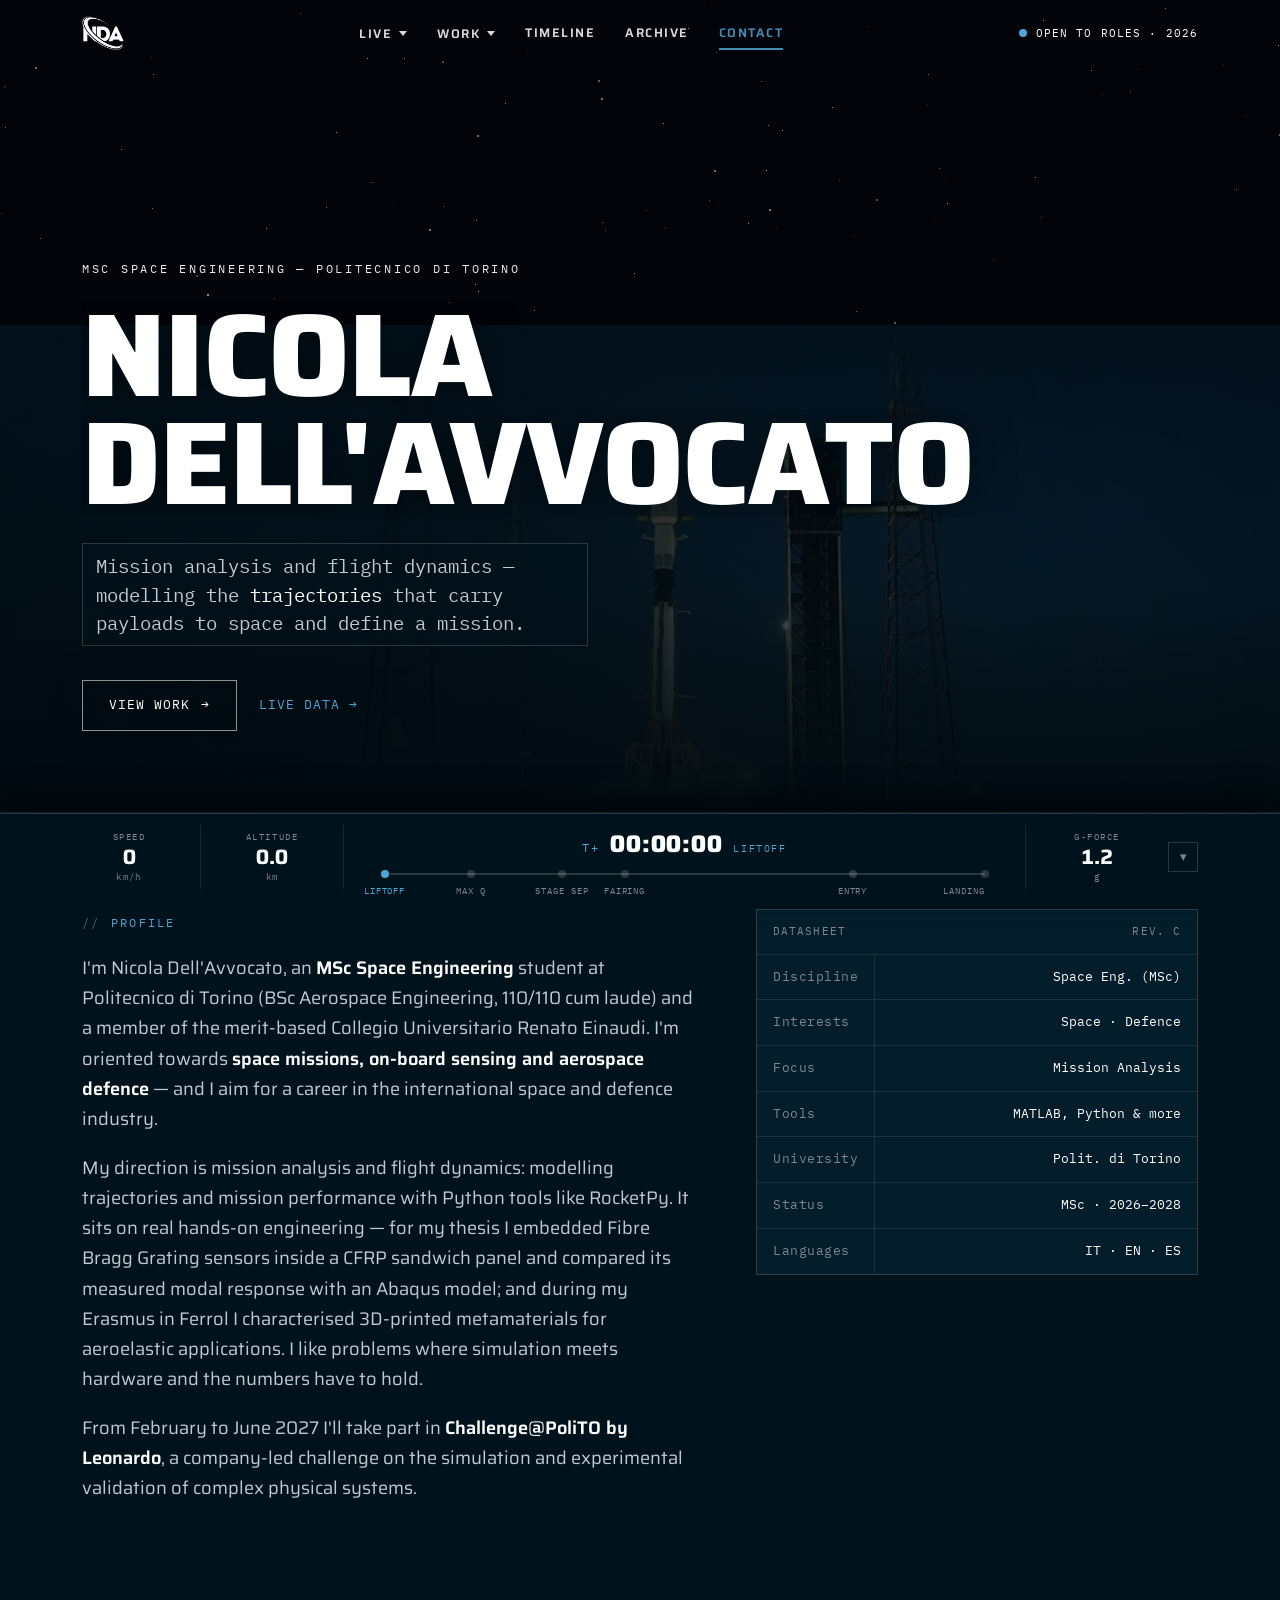
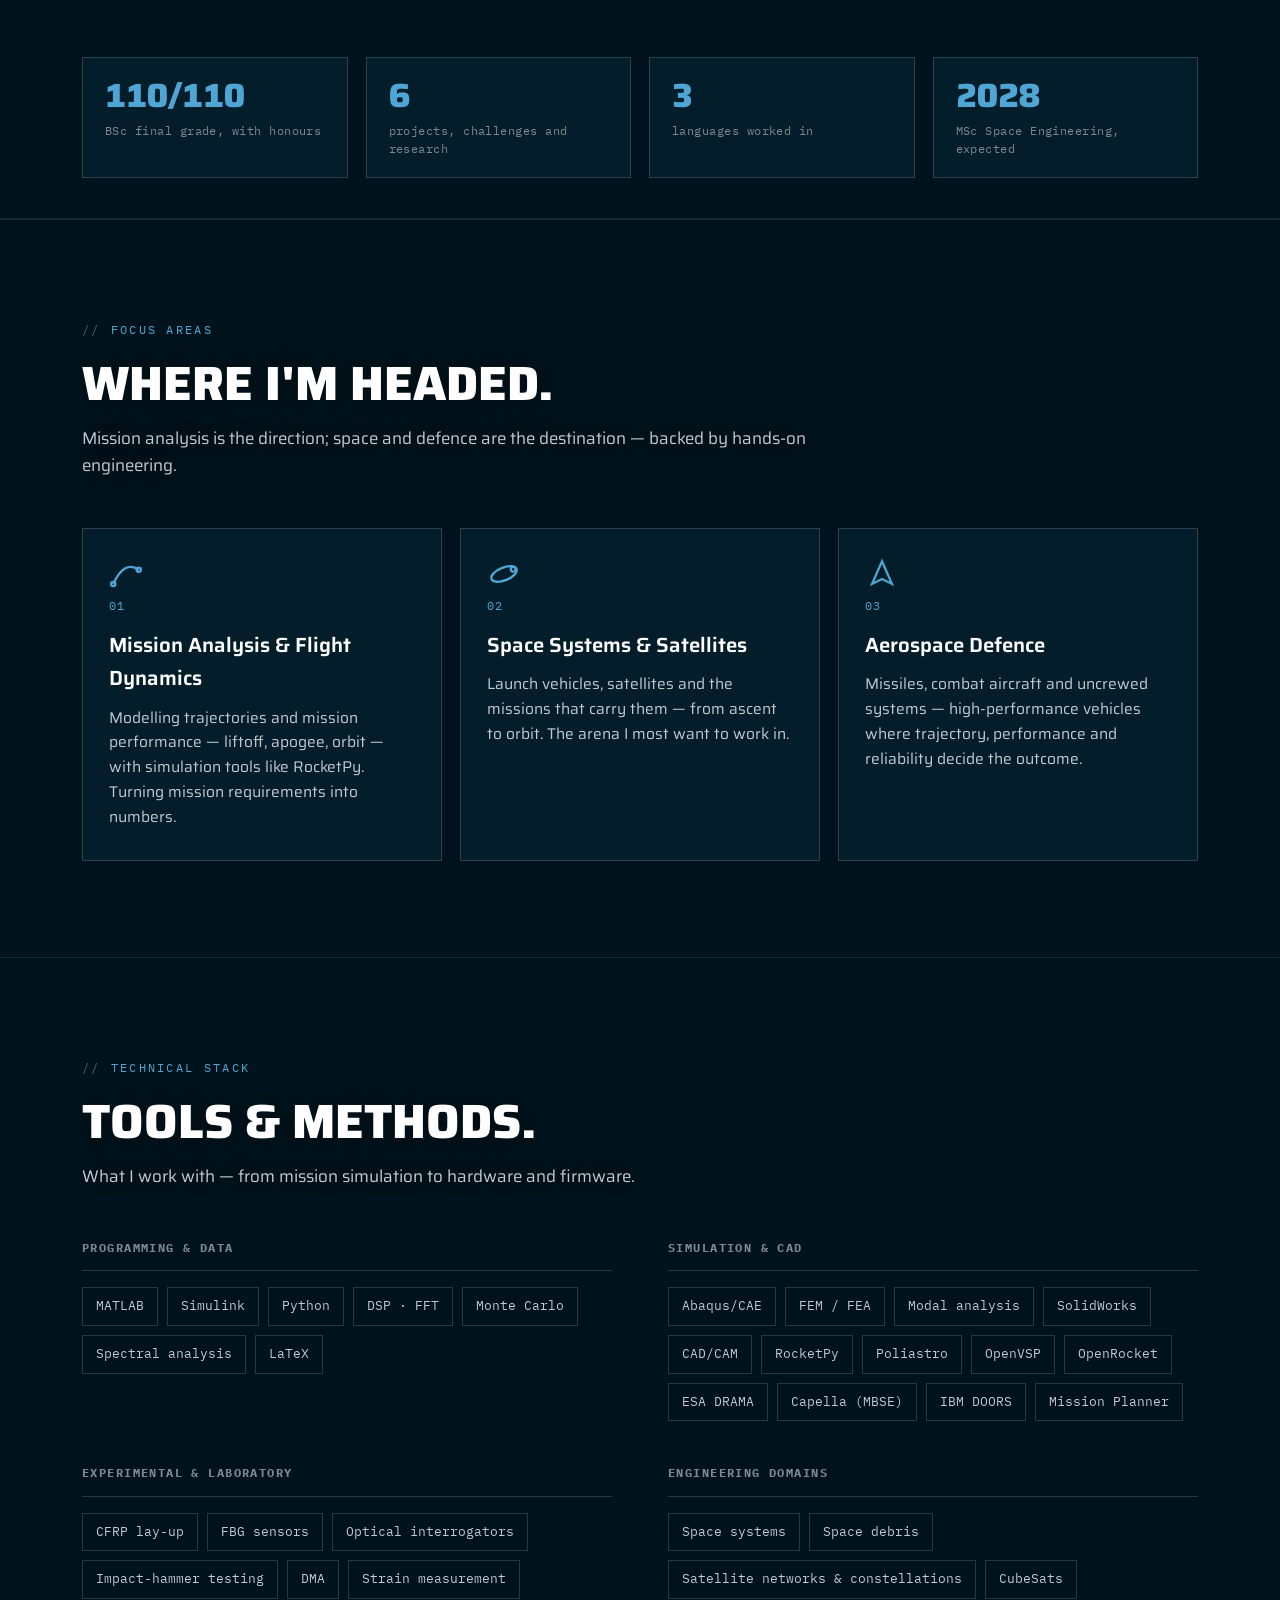
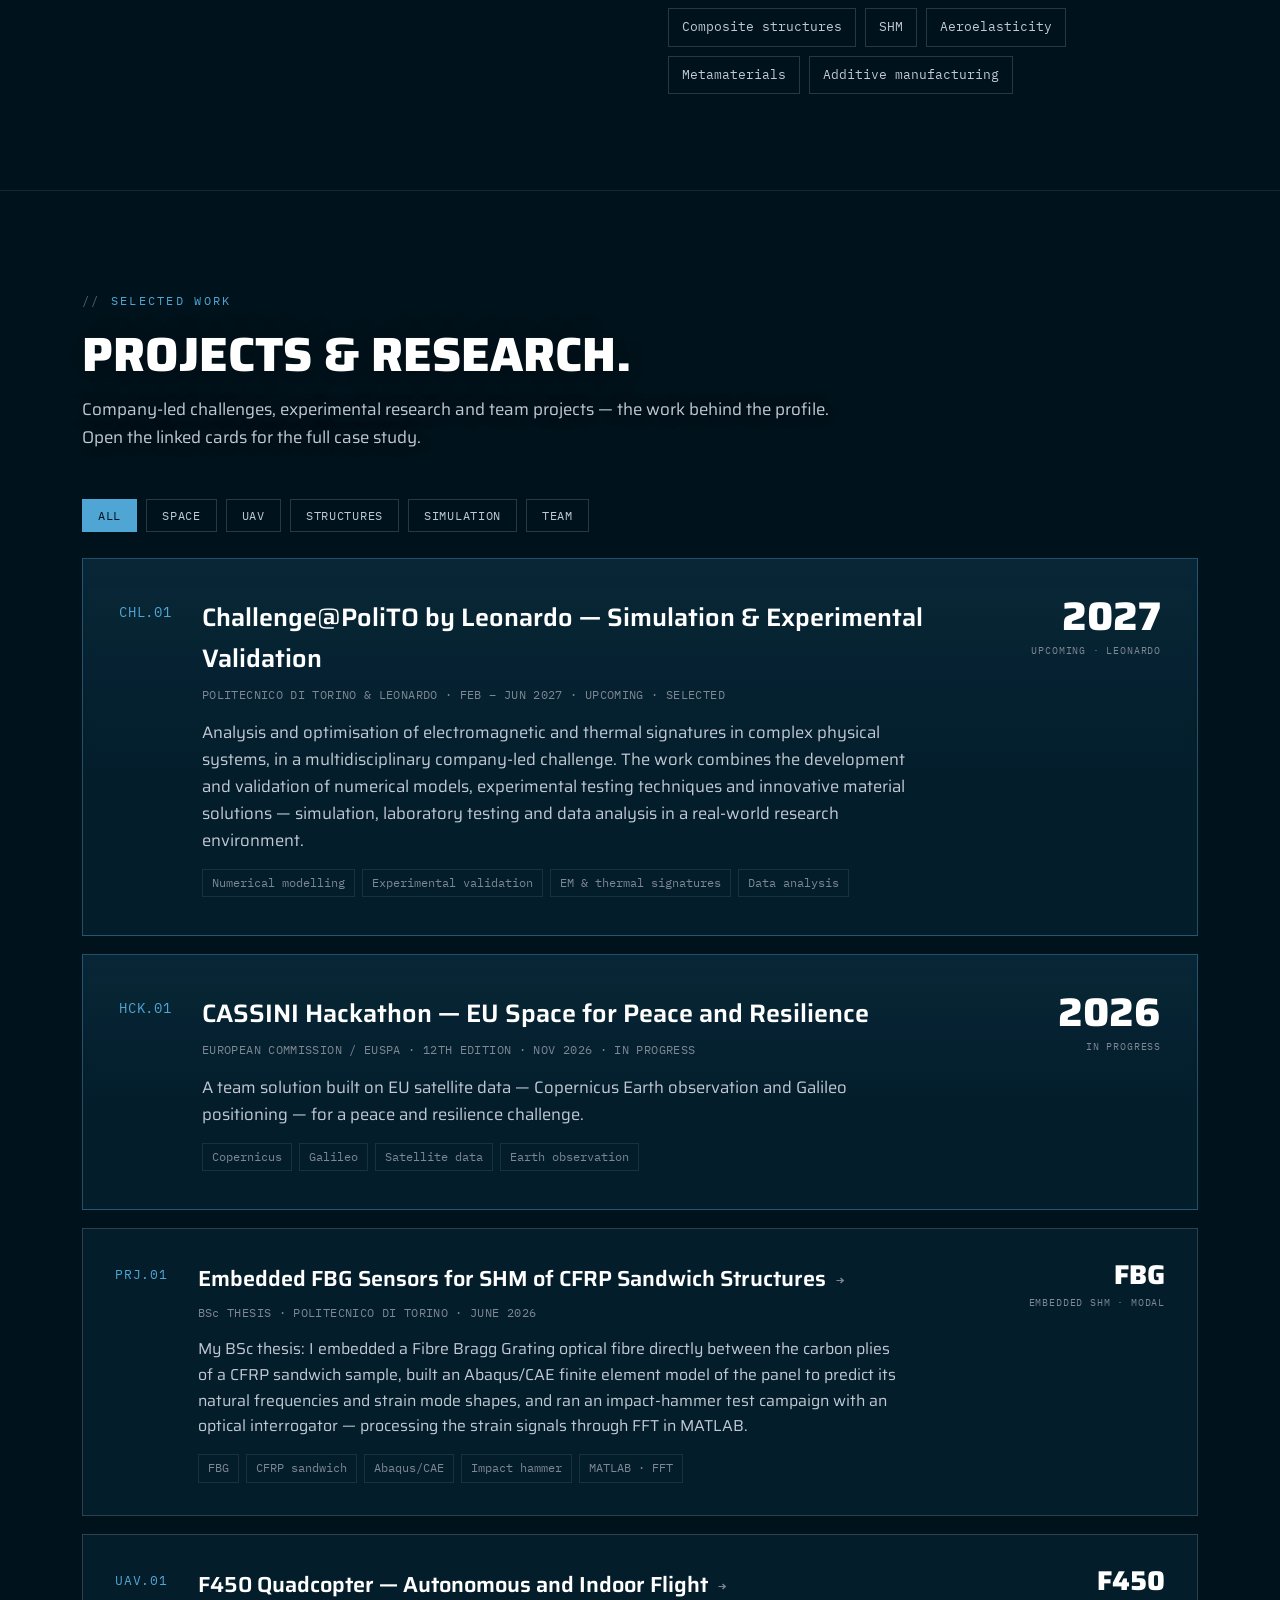
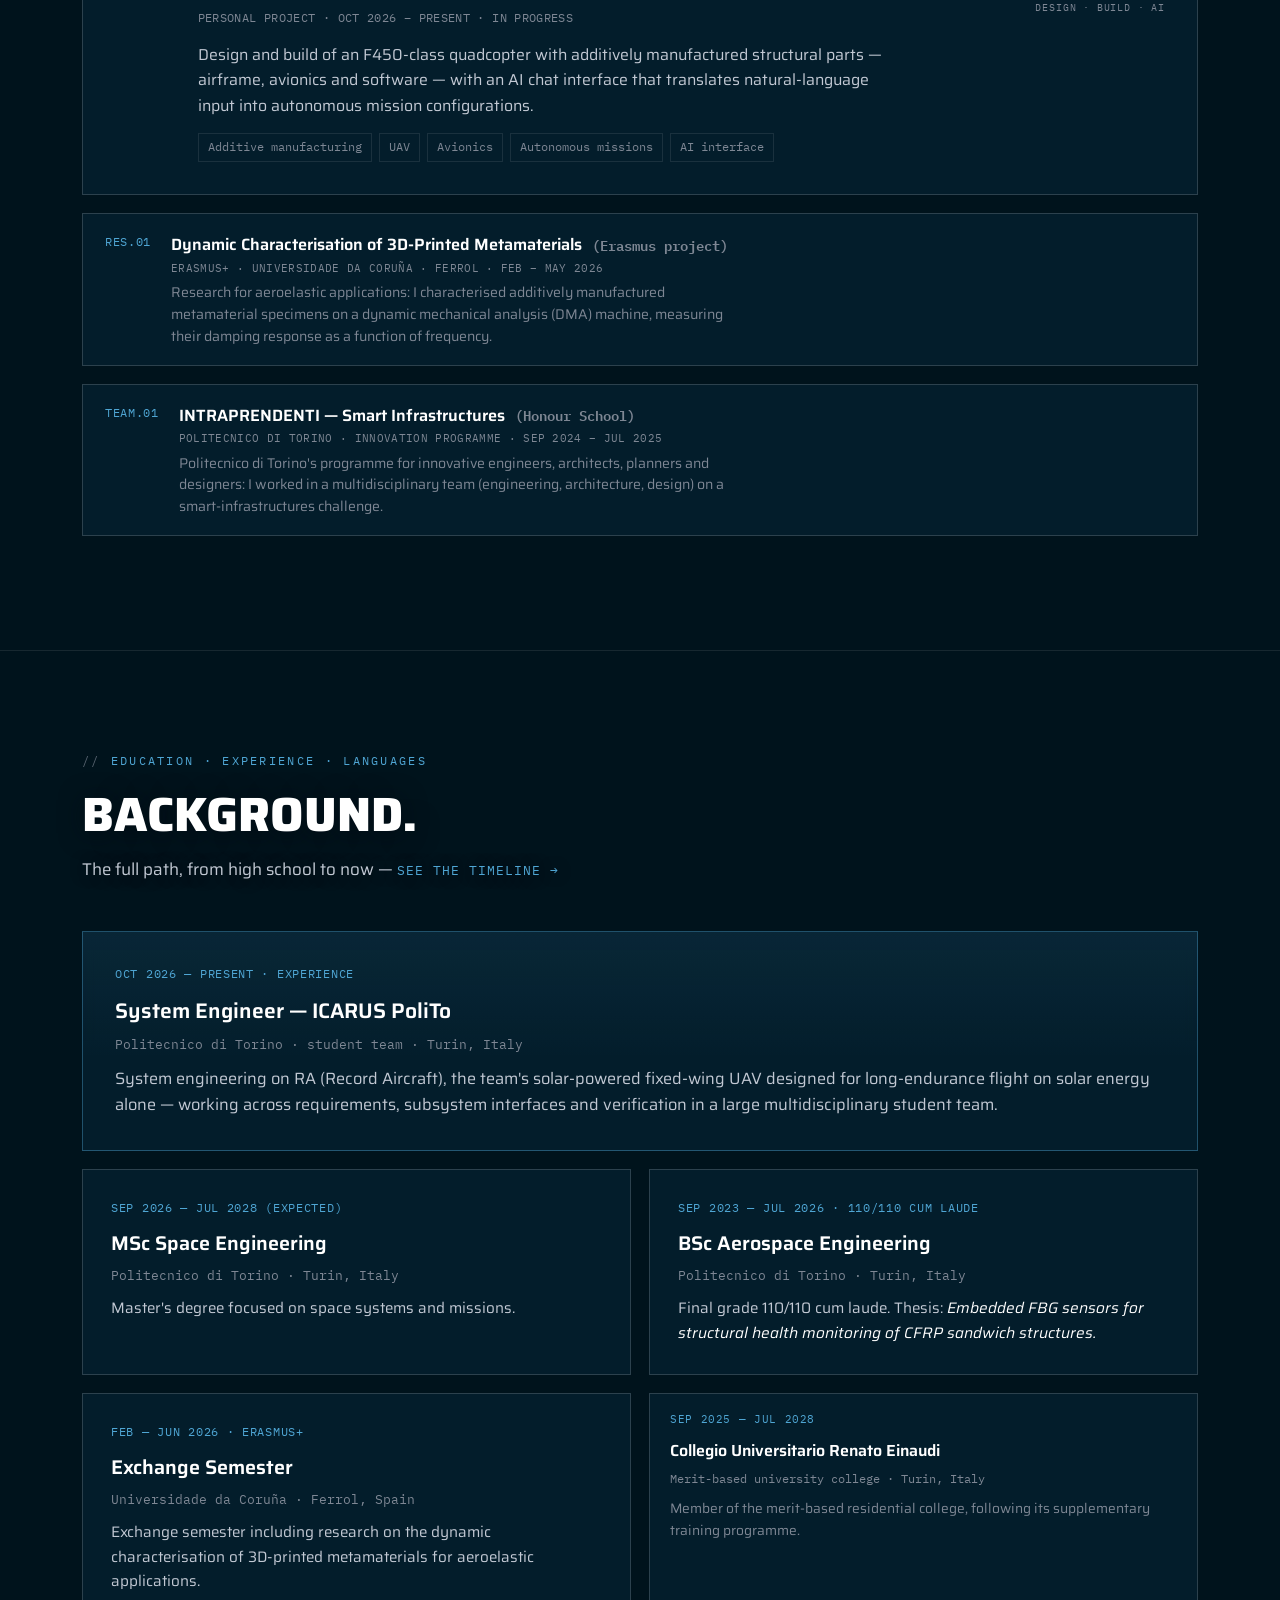
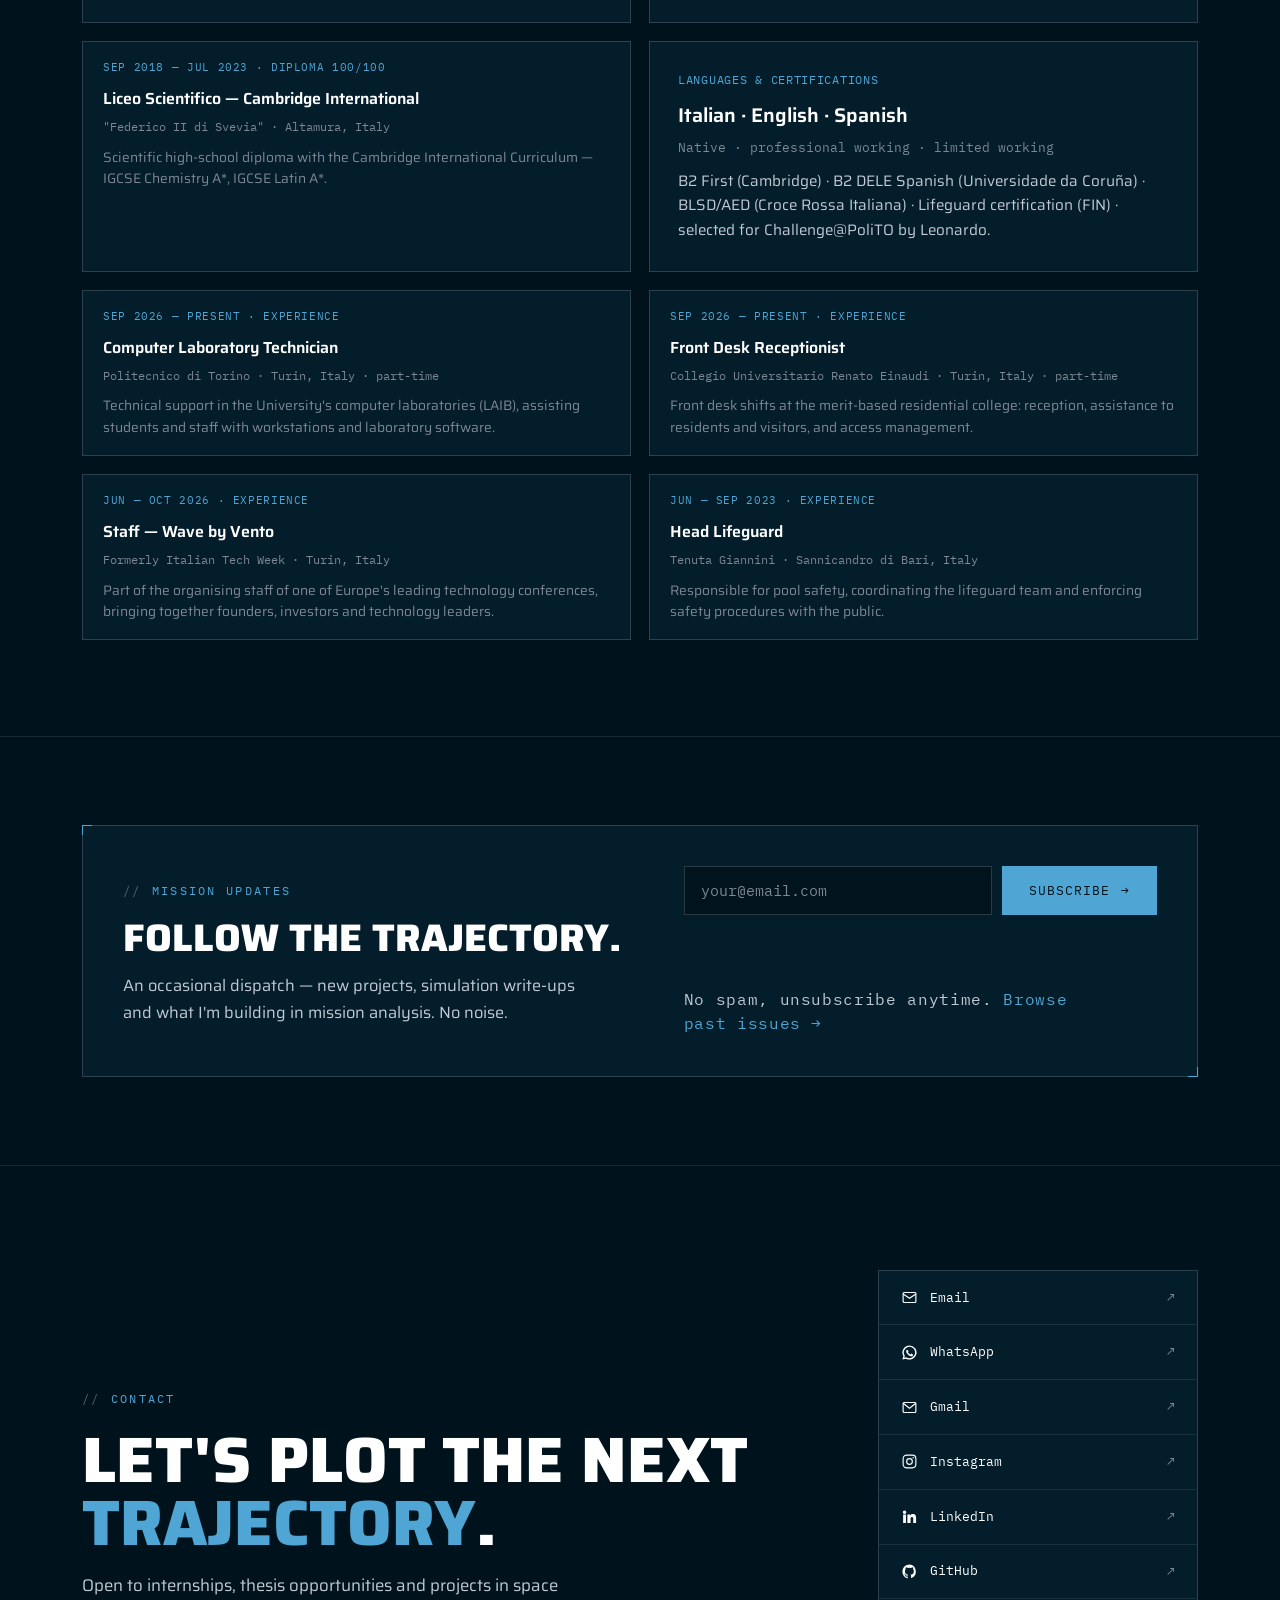
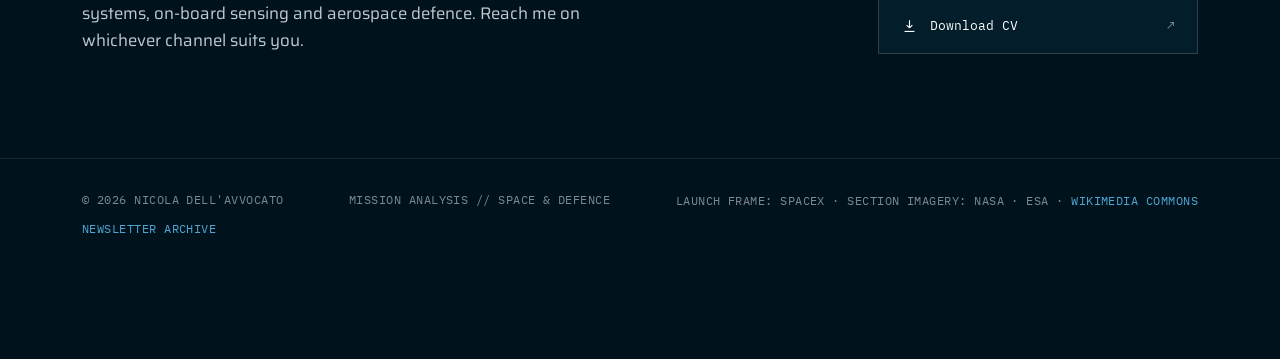
<file: index.html>
<!DOCTYPE html>
<html lang="en">
<head>
<meta charset="UTF-8">
<meta name="viewport" content="width=device-width, initial-scale=1.0">
<title>Nicola Dell'Avvocato — Aerospace Engineer · Mission Analysis</title>
<meta name="description" content="Nicola Dell'Avvocato — MSc Space Engineering student at Politecnico di Torino (BSc Aerospace, 110/110 cum laude), oriented towards space missions, on-board sensing and aerospace defence. Live ISS tracker.">
<meta property="og:title" content="Nicola Dell'Avvocato — Aerospace Engineer">
<meta property="og:description" content="Mission analysis & flight dynamics for space and defence.">
<meta property="og:type" content="website">
<link rel="preconnect" href="https://fonts.googleapis.com">
<link rel="preconnect" href="https://fonts.gstatic.com" crossorigin>
<link href="https://fonts.googleapis.com/css2?family=Saira:wght@400;500;600;700;800&family=IBM+Plex+Mono:wght@400;500&display=swap" rel="stylesheet">
<link rel="icon" href="images/favicon-32.png" sizes="32x32" type="image/png">
<link rel="apple-touch-icon" href="images/favicon-180.png">
<meta name="theme-color" content="#00131C">
<link rel="stylesheet" href="styles.css">
</head>
<body>
<div id="scrollProgress" class="scroll-progress" aria-hidden="true"></div>

<a class="skip" href="#main">Skip to content</a>

<!-- ============ NAV ============ -->
<header class="nav">
  <div class="container nav-inner">
    <a class="brand" href="index.html" aria-label="Nicola Dell'Avvocato — home"><img class="brandmark" src="images/logo.png" alt="" width="600" height="491" decoding="async"></a>
    <nav class="nav-links" id="navLinks" aria-label="Primary">
      <div class="nav-item has-drop">
        <button type="button" class="drop-trigger" aria-haspopup="true" aria-expanded="false">live <span class="caret" aria-hidden="true"></span></button>
        <div class="dropdown" role="menu">
          <a role="menuitem" href="live.html#iss">ISS Live Tracker</a>
          <a role="menuitem" href="live.html#launch">Next Launch</a>
          <a role="menuitem" href="live.html#crew">Who's in Space</a>
          <a role="menuitem" href="live.html#asteroids">Near-Earth Asteroids</a>
          <a role="menuitem" href="live.html#weather">Space Weather</a>
          <a role="menuitem" href="live.html#apod">Picture of the Day</a>
          <a role="menuitem" href="live.html#epic">Earth from Space</a>
          <a role="menuitem" href="live.html#sat">Satellite Tracker</a>
          <a role="menuitem" href="live.html#copernicus">Air Quality Map</a>
          <a role="menuitem" class="drop-all" href="live.html">All feeds →</a>
        </div>
      </div>
      <div class="nav-item has-drop">
        <button type="button" class="drop-trigger" data-spy="work" aria-haspopup="true" aria-expanded="false">work <span class="caret" aria-hidden="true"></span></button>
        <div class="dropdown" role="menu">
          <a role="menuitem" href="work-f450.html">F450 · AI Mission Interface</a>
          <a role="menuitem" href="work-fbg.html">FBG · CFRP Thesis</a>
          <a role="menuitem" class="drop-all" href="#work">All work →</a>
        </div>
      </div>
      <a href="timeline.html">timeline</a>
      <a href="archive.html">archive</a>
      <a href="#contact" data-spy="contact">contact</a>
    </nav>
    <div class="nav-right"><span class="dot"></span>OPEN TO ROLES · 2026</div>
    <button class="nav-toggle" aria-label="Menu" aria-controls="navLinks" aria-expanded="false">
      <span></span><span></span><span></span>
    </button>
  </div>
</header>

<main id="main">

<!-- ============ HERO ============ -->
<section class="hero pad">
  <div class="stars" id="stars" aria-hidden="true"></div>
  <div class="padshot" aria-hidden="true"></div>
  <div class="atmo" aria-hidden="true"></div>
  <div class="planet" aria-hidden="true"></div>
  <div class="scrim" aria-hidden="true"></div>
  <div class="container hero-inner">
    <div class="hero-eye">MSc SPACE ENGINEERING — POLITECNICO DI TORINO</div>
    <h1>
      <span class="ln"><span>Nicola</span></span>
      <span class="ln"><span>Dell'Avvocato</span></span>
    </h1>
    <p class="tag">Mission analysis and flight dynamics — modelling the <em>trajectories</em> that carry payloads to space and define a mission.</p>
    <div class="cta-row">
      <a href="#work" class="btn">View work <span class="arr">→</span></a>
      <a href="live.html" class="tlink">Live data <span class="arr">→</span></a>
    </div>
  </div>
</section>

<!-- ============ PROFILE ============ -->
<section class="block bg-ariane" id="profile">
  <div class="container">
    <div class="profile-grid">
      <div class="profile-prose reveal">
        <span class="eyebrow">Profile</span>
        <div style="height:18px"></div>
        <p>I'm Nicola Dell'Avvocato, an <strong>MSc Space Engineering</strong> student at Politecnico di Torino (BSc Aerospace Engineering, 110/110 cum laude) and a member of the merit-based Collegio Universitario Renato Einaudi. I'm oriented towards <strong>space missions, on-board sensing and aerospace defence</strong> — and I aim for a career in the international space and defence industry.</p>
        <p>My direction is mission analysis and flight dynamics: modelling trajectories and mission performance with Python tools like RocketPy. It sits on real hands-on engineering — for my thesis I embedded Fibre Bragg Grating sensors inside a CFRP sandwich panel and compared its measured modal response with an Abaqus model; and during my Erasmus in Ferrol I characterised 3D-printed metamaterials for aeroelastic applications. I like problems where simulation meets hardware and the numbers have to hold.</p>
        <p>From February to June 2027 I'll take part in <strong>Challenge@PoliTO by Leonardo</strong>, a company-led challenge on the simulation and experimental validation of complex physical systems.</p>
      </div>
      <div class="spec reveal">
        <div class="spec-top"><span>DATASHEET</span><span>REV. C</span></div>
        <dl>
          <div><dt>Discipline</dt><dd>Space Eng. (MSc)</dd></div>
          <div><dt>Interests</dt><dd>Space · Defence</dd></div>
          <div><dt>Focus</dt><dd>Mission Analysis</dd></div>
          <div><dt>Tools</dt><dd>MATLAB, Python &amp; more</dd></div>
          <div><dt>University</dt><dd>Polit. di Torino</dd></div>
          <div><dt>Status</dt><dd>MSc · 2026–2028</dd></div>
          <div class="last"><dt>Languages</dt><dd>IT · EN · ES</dd></div>
        </dl>
      </div>
    </div>
  </div>
</section>

<!-- ============ KEY FIGURES ============ -->
<section class="statstrip bg-jet">
  <div class="container">
    <div class="stats">
      <div class="stat reveal"><div class="sv" data-count="110" data-suffix="/110">110/110</div><div class="sl">BSc final grade, with honours</div></div>
      <div class="stat reveal"><div class="sv" data-count="6">6</div><div class="sl">projects, challenges and research</div></div>
      <div class="stat reveal"><div class="sv" data-count="3">3</div><div class="sl">languages worked in</div></div>
      <div class="stat reveal"><div class="sv" data-count="2028">2028</div><div class="sl">MSc Space Engineering, expected</div></div>
    </div>
  </div>
</section>

<!-- ============ FOCUS ============ -->
<section class="block bg-earthrise" id="focus">
  <div class="container">
    <div class="block-head reveal">
      <span class="eyebrow">Focus Areas</span>
      <h2>Where I'm headed.</h2>
      <p>Mission analysis is the direction; space and defence are the destination — backed by hands-on engineering.</p>
    </div>
    <div class="focus-grid">
      <div class="fcard reveal">
        <div class="ic"><svg viewBox="0 0 24 24"><path d="M3 19 Q 11 2 21 9"/><circle cx="3" cy="19" r="1.5"/><circle cx="21" cy="9" r="1.5"/></svg></div>
        <div class="num">01</div>
        <h3>Mission Analysis &amp; Flight Dynamics</h3>
        <p>Modelling trajectories and mission performance — liftoff, apogee, orbit — with simulation tools like RocketPy. Turning mission requirements into numbers.</p>
      </div>
      <div class="fcard reveal">
        <div class="ic"><svg viewBox="0 0 24 24"><ellipse cx="12" cy="12" rx="9.5" ry="4.5" transform="rotate(-22 12 12)"/><circle cx="18.5" cy="8.6" r="1.7"/></svg></div>
        <div class="num">02</div>
        <h3>Space Systems &amp; Satellites</h3>
        <p>Launch vehicles, satellites and the missions that carry them — from ascent to orbit. The arena I most want to work in.</p>
      </div>
      <div class="fcard reveal">
        <div class="ic"><svg viewBox="0 0 24 24"><path d="M12 3 L19 19 L12 15.5 L5 19 Z"/></svg></div>
        <div class="num">03</div>
        <h3>Aerospace Defence</h3>
        <p>Missiles, combat aircraft and uncrewed systems — high-performance vehicles where trajectory, performance and reliability decide the outcome.</p>
      </div>
    </div>
  </div>
</section>

<!-- ============ STACK ============ -->
<section class="block bg-esoc2" id="stack">
  <div class="container">
    <div class="block-head reveal">
      <span class="eyebrow">Technical Stack</span>
      <h2>Tools &amp; methods.</h2>
      <p>What I work with — from mission simulation to hardware and firmware.</p>
    </div>
    <div class="stack-grid">
      <div class="stack-col reveal">
        <h4>Programming &amp; Data</h4>
        <div class="tags"><span class="tag">MATLAB</span><span class="tag">Simulink</span><span class="tag">Python</span><span class="tag">DSP · FFT</span><span class="tag">Monte Carlo</span><span class="tag">Spectral analysis</span><span class="tag">LaTeX</span></div>
      </div>
      <div class="stack-col reveal">
        <h4>Simulation &amp; CAD</h4>
        <div class="tags"><span class="tag">Abaqus/CAE</span><span class="tag">FEM / FEA</span><span class="tag">Modal analysis</span><span class="tag">SolidWorks</span><span class="tag">CAD/CAM</span><span class="tag">RocketPy</span><span class="tag">Poliastro</span><span class="tag">OpenVSP</span><span class="tag">OpenRocket</span><span class="tag">ESA DRAMA</span><span class="tag">Capella (MBSE)</span><span class="tag">IBM DOORS</span><span class="tag">Mission Planner</span></div>
      </div>
      <div class="stack-col reveal">
        <h4>Experimental &amp; Laboratory</h4>
        <div class="tags"><span class="tag">CFRP lay-up</span><span class="tag">FBG sensors</span><span class="tag">Optical interrogators</span><span class="tag">Impact-hammer testing</span><span class="tag">DMA</span><span class="tag">Strain measurement</span></div>
      </div>
      <div class="stack-col reveal">
        <h4>Engineering Domains</h4>
        <div class="tags"><span class="tag">Space systems</span><span class="tag">Space debris</span><span class="tag">Satellite networks &amp; constellations</span><span class="tag">CubeSats</span><span class="tag">Composite structures</span><span class="tag">SHM</span><span class="tag">Aeroelasticity</span><span class="tag">Metamaterials</span><span class="tag">Additive manufacturing</span></div>
      </div>
    </div>
  </div>
</section>

<!-- ============ WORK ============ -->
<section class="block bg-tunnel" id="work">
  <div class="container">
    <div class="block-head reveal">
      <span class="eyebrow">Selected Work</span>
      <h2>Projects &amp; research.</h2>
      <p>Company-led challenges, experimental research and team projects — the work behind the profile. Open the linked cards for the full case study.</p>
    </div>

    <div class="filters reveal" data-filter-bar role="group" aria-label="Filter projects by topic">
      <button type="button" class="chip" data-tag="all" aria-pressed="true">All</button>
      <button type="button" class="chip" data-tag="space" aria-pressed="false">Space</button>
      <button type="button" class="chip" data-tag="uav" aria-pressed="false">UAV</button>
      <button type="button" class="chip" data-tag="structures" aria-pressed="false">Structures</button>
      <button type="button" class="chip" data-tag="simulation" aria-pressed="false">Simulation</button>
      <button type="button" class="chip" data-tag="team" aria-pressed="false">Team</button>
    </div>

    <div class="record static lead reveal" data-tags="simulation structures">
      <div class="desig">CHL.01</div>
      <div>
        <h3>Challenge@PoliTO by Leonardo — Simulation &amp; Experimental Validation</h3>
        <div class="meta">POLITECNICO DI TORINO &amp; LEONARDO · FEB – JUN 2027 · UPCOMING · SELECTED</div>
        <p>Analysis and optimisation of electromagnetic and thermal signatures in complex physical systems, in a multidisciplinary company-led challenge. The work combines the development and validation of numerical models, experimental testing techniques and innovative material solutions — simulation, laboratory testing and data analysis in a real-world research environment.</p>
        <div class="toolset"><span>Numerical modelling</span><span>Experimental validation</span><span>EM &amp; thermal signatures</span><span>Data analysis</span></div>
      </div>
      <div class="metric"><div class="big">2027</div><div class="lab">upcoming · Leonardo</div></div>
    </div>

    <div class="record static lead reveal" data-tags="space">
      <div class="desig">HCK.01</div>
      <div>
        <h3>CASSINI Hackathon — EU Space for Peace and Resilience</h3>
        <div class="meta">EUROPEAN COMMISSION / EUSPA · 12TH EDITION · NOV 2026 · IN PROGRESS</div>
        <p>A team solution built on EU satellite data — Copernicus Earth observation and Galileo positioning — for a peace and resilience challenge.</p>
        <div class="toolset"><span>Copernicus</span><span>Galileo</span><span>Satellite data</span><span>Earth observation</span></div>
      </div>
      <div class="metric"><div class="big">2026</div><div class="lab">in progress</div></div>
    </div>

    <a class="record reveal" href="work-fbg.html" data-tags="structures simulation">
      <div class="desig">PRJ.01</div>
      <div>
        <h3>Embedded FBG Sensors for SHM of CFRP Sandwich Structures <span class="go">→</span></h3>
        <div class="meta">BSc THESIS · POLITECNICO DI TORINO · JUNE 2026</div>
        <p>My BSc thesis: I embedded a Fibre Bragg Grating optical fibre directly between the carbon plies of a CFRP sandwich sample, built an Abaqus/CAE finite element model of the panel to predict its natural frequencies and strain mode shapes, and ran an impact-hammer test campaign with an optical interrogator — processing the strain signals through FFT in MATLAB.</p>
        <div class="toolset"><span>FBG</span><span>CFRP sandwich</span><span>Abaqus/CAE</span><span>Impact hammer</span><span>MATLAB · FFT</span></div>
      </div>
      <div class="metric"><div class="big">FBG</div><div class="lab">embedded SHM · modal</div></div>
    </a>

    <a class="record reveal" href="work-f450.html" data-tags="uav">
      <div class="desig">UAV.01</div>
      <div>
        <h3>F450 Quadcopter — Autonomous and Indoor Flight <span class="go">→</span></h3>
        <div class="meta">PERSONAL PROJECT · OCT 2026 – PRESENT · IN PROGRESS</div>
        <p>Design and build of an F450-class quadcopter with additively manufactured structural parts — airframe, avionics and software — with an AI chat interface that translates natural-language input into autonomous mission configurations.</p>
        <div class="toolset"><span>Additive manufacturing</span><span>UAV</span><span>Avionics</span><span>Autonomous missions</span><span>AI interface</span></div>
      </div>
      <div class="metric"><div class="big">F450</div><div class="lab">design · build · AI</div></div>
    </a>

    <div class="record static slim reveal" data-tags="structures">
      <div class="desig">RES.01</div>
      <div>
        <h3>Dynamic Characterisation of 3D-Printed Metamaterials <span class="go">(Erasmus project)</span></h3>
        <div class="meta">ERASMUS+ · UNIVERSIDADE DA CORUÑA · FERROL · FEB – MAY 2026</div>
        <p>Research for aeroelastic applications: I characterised additively manufactured metamaterial specimens on a dynamic mechanical analysis (DMA) machine, measuring their damping response as a function of frequency.</p>
        <div class="toolset"><span>DMA</span><span>Metamaterials</span><span>Additive manufacturing</span><span>Aeroelasticity</span></div>
      </div>
      <div class="metric"><div class="big">DMA</div><div class="lab">damping vs frequency</div></div>
    </div>

    <div class="record static slim reveal" data-tags="team">
      <div class="desig">TEAM.01</div>
      <div>
        <h3>INTRAPRENDENTI — Smart Infrastructures <span class="go">(Honour School)</span></h3>
        <div class="meta">POLITECNICO DI TORINO · INNOVATION PROGRAMME · SEP 2024 – JUL 2025</div>
        <p>Politecnico di Torino's programme for innovative engineers, architects, planners and designers: I worked in a multidisciplinary team (engineering, architecture, design) on a smart-infrastructures challenge.</p>
        <div class="toolset"><span>Teamwork</span><span>Innovation</span><span>Project management</span></div>
      </div>
      <div class="metric"><div class="big">TEAM</div><div class="lab">multidisciplinary</div></div>
    </div>


    <p class="filter-empty" hidden>No project matches this filter.</p>
  </div>
</section>

<!-- ============ EDUCATION ============ -->
<section class="block bg-vegasentinel" id="education">
  <div class="container">
    <div class="block-head reveal">
      <span class="eyebrow">Education · Experience · Languages</span>
      <h2>Background.</h2>
      <p>The full path, from high school to now — <a href="timeline.html" class="tlink">see the timeline <span class="arr">→</span></a></p>
    </div>
    <div class="edu">
      <div class="ecard lead reveal">
        <div class="yr">OCT 2026 — PRESENT · EXPERIENCE</div>
        <h3>System Engineer — ICARUS PoliTo</h3>
        <div class="inst">Politecnico di Torino · student team · Turin, Italy</div>
        <p>System engineering on RA (Record Aircraft), the team's solar-powered fixed-wing UAV designed for long-endurance flight on solar energy alone — working across requirements, subsystem interfaces and verification in a large multidisciplinary student team.</p>
      </div>
      <div class="ecard reveal">
        <div class="yr">SEP 2026 — JUL 2028 (EXPECTED)</div>
        <h3>MSc Space Engineering</h3>
        <div class="inst">Politecnico di Torino · Turin, Italy</div>
        <p>Master's degree focused on space systems and missions.</p>
      </div>
      <div class="ecard reveal">
        <div class="yr">SEP 2023 — JUL 2026 · 110/110 CUM LAUDE</div>
        <h3>BSc Aerospace Engineering</h3>
        <div class="inst">Politecnico di Torino · Turin, Italy</div>
        <p>Final grade 110/110 cum laude. Thesis: <em>Embedded FBG sensors for structural health monitoring of CFRP sandwich structures.</em></p>
      </div>
      <div class="ecard reveal">
        <div class="yr">FEB — JUN 2026 · ERASMUS+</div>
        <h3>Exchange Semester</h3>
        <div class="inst">Universidade da Coruña · Ferrol, Spain</div>
        <p>Exchange semester including research on the dynamic characterisation of 3D-printed metamaterials for aeroelastic applications.</p>
      </div>
      <div class="ecard min reveal">
        <div class="yr">SEP 2025 — JUL 2028</div>
        <h3>Collegio Universitario Renato Einaudi</h3>
        <div class="inst">Merit-based university college · Turin, Italy</div>
        <p>Member of the merit-based residential college, following its supplementary training programme.</p>
      </div>
      <div class="ecard min reveal">
        <div class="yr">SEP 2018 — JUL 2023 · DIPLOMA 100/100</div>
        <h3>Liceo Scientifico — Cambridge International</h3>
        <div class="inst">"Federico II di Svevia" · Altamura, Italy</div>
        <p>Scientific high-school diploma with the Cambridge International Curriculum — IGCSE Chemistry A*, IGCSE Latin A*.</p>
      </div>
      <div class="ecard reveal">
        <div class="yr">LANGUAGES &amp; CERTIFICATIONS</div>
        <h3>Italian · English · Spanish</h3>
        <div class="inst">Native · professional working · limited working</div>
        <p>B2 First (Cambridge) · B2 DELE Spanish (Universidade da Coruña) · BLSD/AED (Croce Rossa Italiana) · Lifeguard certification (FIN) · selected for Challenge@PoliTO by Leonardo.</p>
      </div>
      
      <div class="ecard min reveal">
        <div class="yr">SEP 2026 — PRESENT · EXPERIENCE</div>
        <h3>Computer Laboratory Technician</h3>
        <div class="inst">Politecnico di Torino · Turin, Italy · part-time</div>
        <p>Technical support in the University's computer laboratories (LAIB), assisting students and staff with workstations and laboratory software.</p>
      </div>
      <div class="ecard min reveal">
        <div class="yr">SEP 2026 — PRESENT · EXPERIENCE</div>
        <h3>Front Desk Receptionist</h3>
        <div class="inst">Collegio Universitario Renato Einaudi · Turin, Italy · part-time</div>
        <p>Front desk shifts at the merit-based residential college: reception, assistance to residents and visitors, and access management.</p>
      </div>
      <div class="ecard min reveal">
        <div class="yr">JUN — OCT 2026 · EXPERIENCE</div>
        <h3>Staff — Wave by Vento</h3>
        <div class="inst">Formerly Italian Tech Week · Turin, Italy</div>
        <p>Part of the organising staff of one of Europe's leading technology conferences, bringing together founders, investors and technology leaders.</p>
      </div>
      <div class="ecard min reveal">
        <div class="yr">JUN — SEP 2023 · EXPERIENCE</div>
        <h3>Head Lifeguard</h3>
        <div class="inst">Tenuta Giannini · Sannicandro di Bari, Italy</div>
        <p>Responsible for pool safety, coordinating the lifeguard team and enforcing safety procedures with the public.</p>
      </div>
    </div>
  </div>
</section>

<!-- ============ NEWSLETTER ============ -->
<section class="news bg-esoc3" id="newsletter">
  <div class="container">
    <div class="news-card reveal">
      <span class="corner tl"></span><span class="corner br"></span>
      <div>
        <span class="eyebrow">Mission Updates</span>
        <h2>Follow the trajectory.</h2>
        <p>An occasional dispatch — new projects, simulation write-ups and what I'm building in mission analysis. No noise.</p>
      </div>
      <!-- Newsletter: connected to Formspree (form ID xjgqbygl).
           Submissions appear in your Formspree dashboard and can be exported as CSV.
           NOTE: Formspree only COLLECTS addresses — it does not send newsletters.
           See the archive page (archive.html) and the notes Nicola was given on sending. -->
      <form class="news-form" id="newsForm" action="https://formspree.io/f/xjgqbygl" method="POST" novalidate>
        <div class="news-row">
          <input class="news-input" type="email" name="email" placeholder="your@email.com" autocomplete="email" aria-label="Email address" required>
          <button type="submit" class="btn solid">Subscribe <span class="arr">→</span></button>
        </div>
        <p class="news-status" id="newsStatus" role="status" aria-live="polite"></p>
        <p class="news-note">No spam, unsubscribe anytime. <a href="archive.html">Browse past issues →</a></p>
      </form>
    </div>
  </div>
</section>

<!-- ============ CONTACT ============ -->
<section class="contact bg-night" id="contact">
  <div class="container contact-inner">
    <div class="reveal">
      <span class="eyebrow">Contact</span>
      <div style="height:18px"></div>
      <h2>Let's plot the next <em>trajectory</em>.</h2>
      <p>Open to internships, thesis opportunities and projects in space systems, on-board sensing and aerospace defence. Reach me on whichever channel suits you.</p>
    </div>
    <div class="contact-links reveal">
      <a class="clink" href="mailto:nicoladellavvocato@gmail.com">
        <span class="ci"><svg viewBox="0 0 24 24" fill="none" stroke="currentColor" stroke-width="1.6"><rect x="3" y="5" width="18" height="14" rx="1.5"/><path d="M3 7l9 6 9-6"/></svg>Email</span><span class="ar">↗</span></a>
      <a class="clink" href="https://wa.me/393314380217" target="_blank" rel="noopener">
        <span class="ci"><svg viewBox="0 0 24 24" fill="currentColor"><path d="M12 2a10 10 0 0 0-8.6 15.1L2 22l5.1-1.3A10 10 0 1 0 12 2Zm0 18a8 8 0 0 1-4.1-1.1l-.3-.2-3 .8.8-2.9-.2-.3A8 8 0 1 1 12 20Zm4.4-5.6c-.2-.1-1.4-.7-1.6-.8-.2-.1-.4-.1-.5.1l-.7.9c-.1.2-.3.2-.5.1a6.5 6.5 0 0 1-1.9-1.2 7.2 7.2 0 0 1-1.3-1.7c-.1-.2 0-.4.1-.5l.4-.5c.1-.1.1-.3 0-.4l-.7-1.7c-.2-.5-.4-.4-.5-.4h-.5c-.2 0-.4.1-.6.3a2.7 2.7 0 0 0-.8 2c0 1.2.9 2.4 1 2.5.1.2 1.7 2.7 4.2 3.7 1.6.6 2.2.7 2.9.6.5-.1 1.4-.6 1.6-1.1.2-.6.2-1 .1-1.1l-.4-.2Z"/></svg>WhatsApp</span><span class="ar">↗</span></a>
      <a class="clink" href="https://mail.google.com/mail/?view=cm&amp;fs=1&amp;to=nicoladellavvocato@gmail.com&amp;su=Hello%20Nicola" target="_blank" rel="noopener">
        <span class="ci"><svg viewBox="0 0 24 24" fill="none" stroke="currentColor" stroke-width="1.6"><rect x="3" y="5" width="18" height="14" rx="1.5"/><path d="M3 6l9 7 9-7"/></svg>Gmail</span><span class="ar">↗</span></a>
      <a class="clink" href="https://instagram.com/nic.avv" target="_blank" rel="noopener">
        <span class="ci"><svg viewBox="0 0 24 24" fill="none" stroke="currentColor" stroke-width="1.6"><rect x="3" y="3" width="18" height="18" rx="5"/><circle cx="12" cy="12" r="4"/><circle cx="17.2" cy="6.8" r="1" fill="currentColor" stroke="none"/></svg>Instagram</span><span class="ar">↗</span></a>
      <a class="clink" href="https://www.linkedin.com/in/nicola-dell%E2%80%99avvocato-3246b9329" target="_blank" rel="noopener">
        <span class="ci"><svg viewBox="0 0 24 24" fill="currentColor"><path d="M4.98 3.5A2.5 2.5 0 1 0 5 8.5a2.5 2.5 0 0 0 0-5ZM3 9h4v12H3V9Zm6 0h3.8v1.6h.1c.5-1 1.8-2 3.7-2 4 0 4.7 2.6 4.7 5.9V21h-4v-5.3c0-1.3 0-2.9-1.8-2.9s-2 1.4-2 2.8V21H9V9Z"/></svg>LinkedIn</span><span class="ar">↗</span></a>
      <a class="clink" href="https://github.com/Nicoladellavvocato" target="_blank" rel="noopener">
        <span class="ci"><svg viewBox="0 0 24 24" fill="currentColor"><path d="M12 2A10 10 0 0 0 8.8 21.5c.5.1.7-.2.7-.5v-1.8c-2.8.6-3.4-1.2-3.4-1.2-.5-1.2-1.1-1.5-1.1-1.5-.9-.6.1-.6.1-.6 1 .1 1.5 1 1.5 1 .9 1.5 2.3 1.1 2.9.8.1-.6.3-1.1.6-1.3-2.2-.3-4.5-1.1-4.5-4.9 0-1.1.4-2 1-2.6-.1-.3-.4-1.4.1-2.8 0 0 .8-.3 2.7 1a9.3 9.3 0 0 1 4.9 0c1.9-1.3 2.7-1 2.7-1 .5 1.4.2 2.5.1 2.8.6.6 1 1.5 1 2.6 0 3.8-2.3 4.6-4.5 4.9.3.3.6.8.6 1.7v2.5c0 .3.2.6.7.5A10 10 0 0 0 12 2Z"/></svg>GitHub</span><span class="ar">↗</span></a>
      <a class="clink" href="cv.pdf" download>
        <span class="ci"><svg viewBox="0 0 24 24" fill="none" stroke="currentColor" stroke-width="1.6"><path d="M12 3v11m0 0l-4-4m4 4l4-4"/><path d="M5 19h14"/></svg>Download CV</span><span class="ar">↗</span></a>
    </div>
  </div>
</section>

</main>

<footer class="foot">
  <div class="container foot-inner">
    <span>© <span data-year>2026</span> Nicola Dell'Avvocato</span>
    <span>Mission Analysis // Space &amp; Defence</span>
    <span class="credits">Launch frame: SpaceX · section imagery: NASA · ESA · <a href="https://commons.wikimedia.org/" target="_blank" rel="noopener" style="color:var(--accent);text-decoration:none;">Wikimedia Commons</a></span>
    <span><a href="archive.html" style="color:var(--accent);text-decoration:none;">Newsletter archive</a></span>
  </div>
</footer>

<!-- ============ FLOATING QUICK-CONTACT DOCK ============ -->
<nav class="dock" aria-label="Quick contact">
  <a href="https://wa.me/393314380217" target="_blank" rel="noopener" aria-label="WhatsApp">
    <span class="lbl">WhatsApp</span>
    <svg viewBox="0 0 24 24" fill="currentColor"><path d="M12 2a10 10 0 0 0-8.6 15.1L2 22l5.1-1.3A10 10 0 1 0 12 2Zm0 18a8 8 0 0 1-4.1-1.1l-.3-.2-3 .8.8-2.9-.2-.3A8 8 0 1 1 12 20Zm4.4-5.6c-.2-.1-1.4-.7-1.6-.8-.2-.1-.4-.1-.5.1l-.7.9c-.1.2-.3.2-.5.1a6.5 6.5 0 0 1-1.9-1.2 7.2 7.2 0 0 1-1.3-1.7c-.1-.2 0-.4.1-.5l.4-.5c.1-.1.1-.3 0-.4l-.7-1.7c-.2-.5-.4-.4-.5-.4h-.5c-.2 0-.4.1-.6.3a2.7 2.7 0 0 0-.8 2c0 1.2.9 2.4 1 2.5.1.2 1.7 2.7 4.2 3.7 1.6.6 2.2.7 2.9.6.5-.1 1.4-.6 1.6-1.1.2-.6.2-1 .1-1.1l-.4-.2Z"/></svg>
  </a>
  <a href="https://mail.google.com/mail/?view=cm&amp;fs=1&amp;to=nicoladellavvocato@gmail.com&amp;su=Hello%20Nicola" target="_blank" rel="noopener" aria-label="Gmail">
    <span class="lbl">Gmail</span>
    <svg viewBox="0 0 24 24" fill="none" stroke="currentColor" stroke-width="1.6"><rect x="3" y="5" width="18" height="14" rx="1.5"/><path d="M3 6l9 7 9-7"/></svg>
  </a>
  <a href="https://instagram.com/nic.avv" target="_blank" rel="noopener" aria-label="Instagram">
    <span class="lbl">Instagram</span>
    <svg viewBox="0 0 24 24" fill="none" stroke="currentColor" stroke-width="1.6"><rect x="3" y="3" width="18" height="18" rx="5"/><circle cx="12" cy="12" r="4"/><circle cx="17.2" cy="6.8" r="1" fill="currentColor" stroke="none"/></svg>
  </a>
</nav>

<script src="main.js" defer></script>
</body>
</html>
</file>
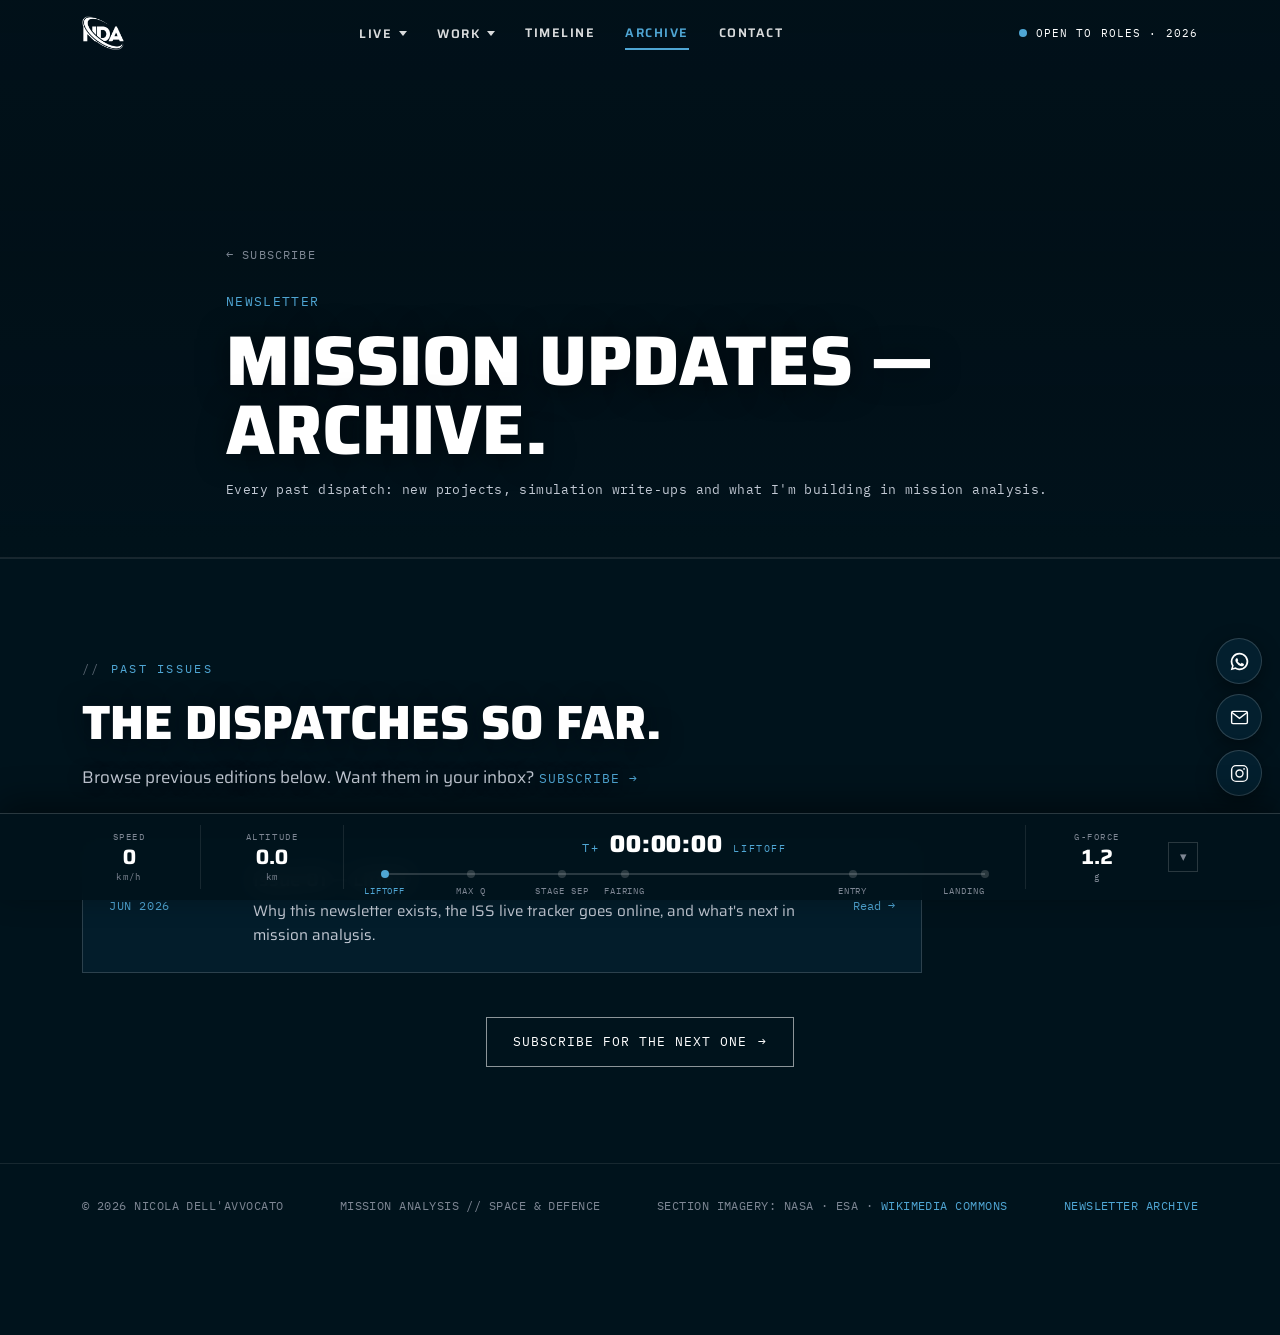
<file: archive.html>
<!DOCTYPE html>
<html lang="en">
<head>
<meta charset="UTF-8">
<meta name="viewport" content="width=device-width, initial-scale=1.0">
<title>Newsletter Archive — Nicola Dell'Avvocato</title>
<meta name="description" content="Archive of Mission Updates — past dispatches on projects, simulation write-ups and mission-analysis work by Nicola Dell'Avvocato.">
<meta property="og:title" content="Newsletter Archive — Nicola Dell'Avvocato">
<meta property="og:description" content="Past issues of Mission Updates.">
<meta property="og:type" content="website">
<link rel="preconnect" href="https://fonts.googleapis.com">
<link rel="preconnect" href="https://fonts.gstatic.com" crossorigin>
<link href="https://fonts.googleapis.com/css2?family=Saira:wght@400;500;600;700;800&family=IBM+Plex+Mono:wght@400;500&display=swap" rel="stylesheet">
<link rel="icon" href="images/favicon-32.png" sizes="32x32" type="image/png">
<link rel="apple-touch-icon" href="images/favicon-180.png">
<meta name="theme-color" content="#00131C">
<link rel="stylesheet" href="styles.css">
</head>
<body>
<div id="scrollProgress" class="scroll-progress" aria-hidden="true"></div>

<a class="skip" href="#main">Skip to content</a>

<!-- ============ NAV ============ -->
<header class="nav">
  <div class="container nav-inner">
    <a class="brand" href="index.html" aria-label="Nicola Dell'Avvocato — home"><img class="brandmark" src="images/logo.png" alt="" width="600" height="491" decoding="async"></a>
    <nav class="nav-links" id="navLinks" aria-label="Primary">
      <div class="nav-item has-drop">
        <button type="button" class="drop-trigger" aria-haspopup="true" aria-expanded="false">live <span class="caret" aria-hidden="true"></span></button>
        <div class="dropdown" role="menu">
          <a role="menuitem" href="live.html#iss">ISS Live Tracker</a>
          <a role="menuitem" href="live.html#launch">Next Launch</a>
          <a role="menuitem" href="live.html#crew">Who's in Space</a>
          <a role="menuitem" href="live.html#asteroids">Near-Earth Asteroids</a>
          <a role="menuitem" href="live.html#weather">Space Weather</a>
          <a role="menuitem" href="live.html#apod">Picture of the Day</a>
          <a role="menuitem" href="live.html#epic">Earth from Space</a>
          <a role="menuitem" href="live.html#sat">Satellite Tracker</a>
          <a role="menuitem" href="live.html#copernicus">Air Quality Map</a>
          <a role="menuitem" class="drop-all" href="live.html">All feeds →</a>
        </div>
      </div>
      <div class="nav-item has-drop">
        <button type="button" class="drop-trigger" aria-haspopup="true" aria-expanded="false">work <span class="caret" aria-hidden="true"></span></button>
        <div class="dropdown" role="menu">
          <a role="menuitem" href="work-f450.html">F450 · AI Mission Interface</a>
          <a role="menuitem" href="work-fbg.html">FBG · CFRP Thesis</a>
          <a role="menuitem" class="drop-all" href="index.html#work">All work →</a>
        </div>
      </div>
      <a href="timeline.html">timeline</a>
      <a href="archive.html" aria-current="page">archive</a>
      <a href="index.html#contact">contact</a>
    </nav>
    <div class="nav-right"><span class="dot"></span>OPEN TO ROLES · 2026</div>
    <button class="nav-toggle" aria-label="Menu" aria-controls="navLinks" aria-expanded="false">
      <span></span><span></span><span></span>
    </button>
  </div>
</header>

<main id="main">

<!-- ============ HERO ============ -->
<section class="proj-hero esoc">
  <div class="container">
    <a class="breadcrumb" href="index.html#newsletter">← Subscribe</a>
    <div class="desig">NEWSLETTER</div>
    <h1>Mission Updates — archive.</h1>
    <p class="pmeta">Every past dispatch: new projects, simulation write-ups and what I'm building in mission analysis.</p>
  </div>
</section>

<!-- ============ ARCHIVE ============ -->
<section class="block bg-fairing" id="archive">
  <div class="container">
    <div class="block-head reveal">
      <span class="eyebrow">Past issues</span>
      <h2>The dispatches so far.</h2>
      <p>Browse previous editions below. Want them in your inbox? <a href="index.html#newsletter" class="tlink" style="display:inline-flex;">Subscribe <span class="arr">→</span></a></p>
    </div>

    <!-- =========================================================
         HOW TO ADD A NEW ISSUE
         For each new newsletter, copy one <a class="issue"> block below,
         update the date / title / summary, and point href to that issue's
         page (e.g. news-2026-07.html — duplicate news-2026-06.html as a
         starting point). Newest issue goes at the TOP of the list.
         ========================================================= -->
    <div class="issues reveal">

      <a class="issue" href="news-2026-06.html">
        <span class="date">Jun 2026</span>
        <span class="meta">
          <h3>Issue 01 — Liftoff</h3>
          <p>Why this newsletter exists, the ISS live tracker goes online, and what's next in mission analysis.</p>
        </span>
        <span class="go">Read →</span>
      </a>

      <!-- <a class="issue" href="news-2026-07.html">
        <span class="date">Jul 2026</span>
        <span class="meta">
          <h3>Issue 02 — Title here</h3>
          <p>One-line summary of the issue.</p>
        </span>
        <span class="go">Read →</span>
      </a> -->

    </div>

    <div class="reveal" style="margin-top:44px;text-align:center;">
      <a href="index.html#newsletter" class="btn">Subscribe for the next one <span class="arr">→</span></a>
    </div>
  </div>
</section>

</main>

<footer class="foot">
  <div class="container foot-inner">
    <span>© <span data-year>2026</span> Nicola Dell'Avvocato</span>
    <span>Mission Analysis // Space &amp; Defence</span>
    <span class="credits">Section imagery: NASA · ESA · <a href="https://commons.wikimedia.org/" target="_blank" rel="noopener" style="color:var(--accent);text-decoration:none;">Wikimedia Commons</a></span>
    <span><a href="archive.html" style="color:var(--accent);text-decoration:none;">Newsletter archive</a></span>
  </div>
</footer>

<!-- ============ FLOATING QUICK-CONTACT DOCK ============ -->
<nav class="dock" aria-label="Quick contact">
  <a href="https://wa.me/393314380217" target="_blank" rel="noopener" aria-label="WhatsApp">
    <span class="lbl">WhatsApp</span>
    <svg viewBox="0 0 24 24" fill="currentColor"><path d="M12 2a10 10 0 0 0-8.6 15.1L2 22l5.1-1.3A10 10 0 1 0 12 2Zm0 18a8 8 0 0 1-4.1-1.1l-.3-.2-3 .8.8-2.9-.2-.3A8 8 0 1 1 12 20Zm4.4-5.6c-.2-.1-1.4-.7-1.6-.8-.2-.1-.4-.1-.5.1l-.7.9c-.1.2-.3.2-.5.1a6.5 6.5 0 0 1-1.9-1.2 7.2 7.2 0 0 1-1.3-1.7c-.1-.2 0-.4.1-.5l.4-.5c.1-.1.1-.3 0-.4l-.7-1.7c-.2-.5-.4-.4-.5-.4h-.5c-.2 0-.4.1-.6.3a2.7 2.7 0 0 0-.8 2c0 1.2.9 2.4 1 2.5.1.2 1.7 2.7 4.2 3.7 1.6.6 2.2.7 2.9.6.5-.1 1.4-.6 1.6-1.1.2-.6.2-1 .1-1.1l-.4-.2Z"/></svg>
  </a>
  <a href="https://mail.google.com/mail/?view=cm&amp;fs=1&amp;to=nicoladellavvocato@gmail.com&amp;su=Hello%20Nicola" target="_blank" rel="noopener" aria-label="Gmail">
    <span class="lbl">Gmail</span>
    <svg viewBox="0 0 24 24" fill="none" stroke="currentColor" stroke-width="1.6"><rect x="3" y="5" width="18" height="14" rx="1.5"/><path d="M3 6l9 7 9-7"/></svg>
  </a>
  <a href="https://instagram.com/nic.avv" target="_blank" rel="noopener" aria-label="Instagram">
    <span class="lbl">Instagram</span>
    <svg viewBox="0 0 24 24" fill="none" stroke="currentColor" stroke-width="1.6"><rect x="3" y="3" width="18" height="18" rx="5"/><circle cx="12" cy="12" r="4"/><circle cx="17.2" cy="6.8" r="1" fill="currentColor" stroke="none"/></svg>
  </a>
</nav>

<script src="main.js" defer></script>
</body>
</html>
</file>
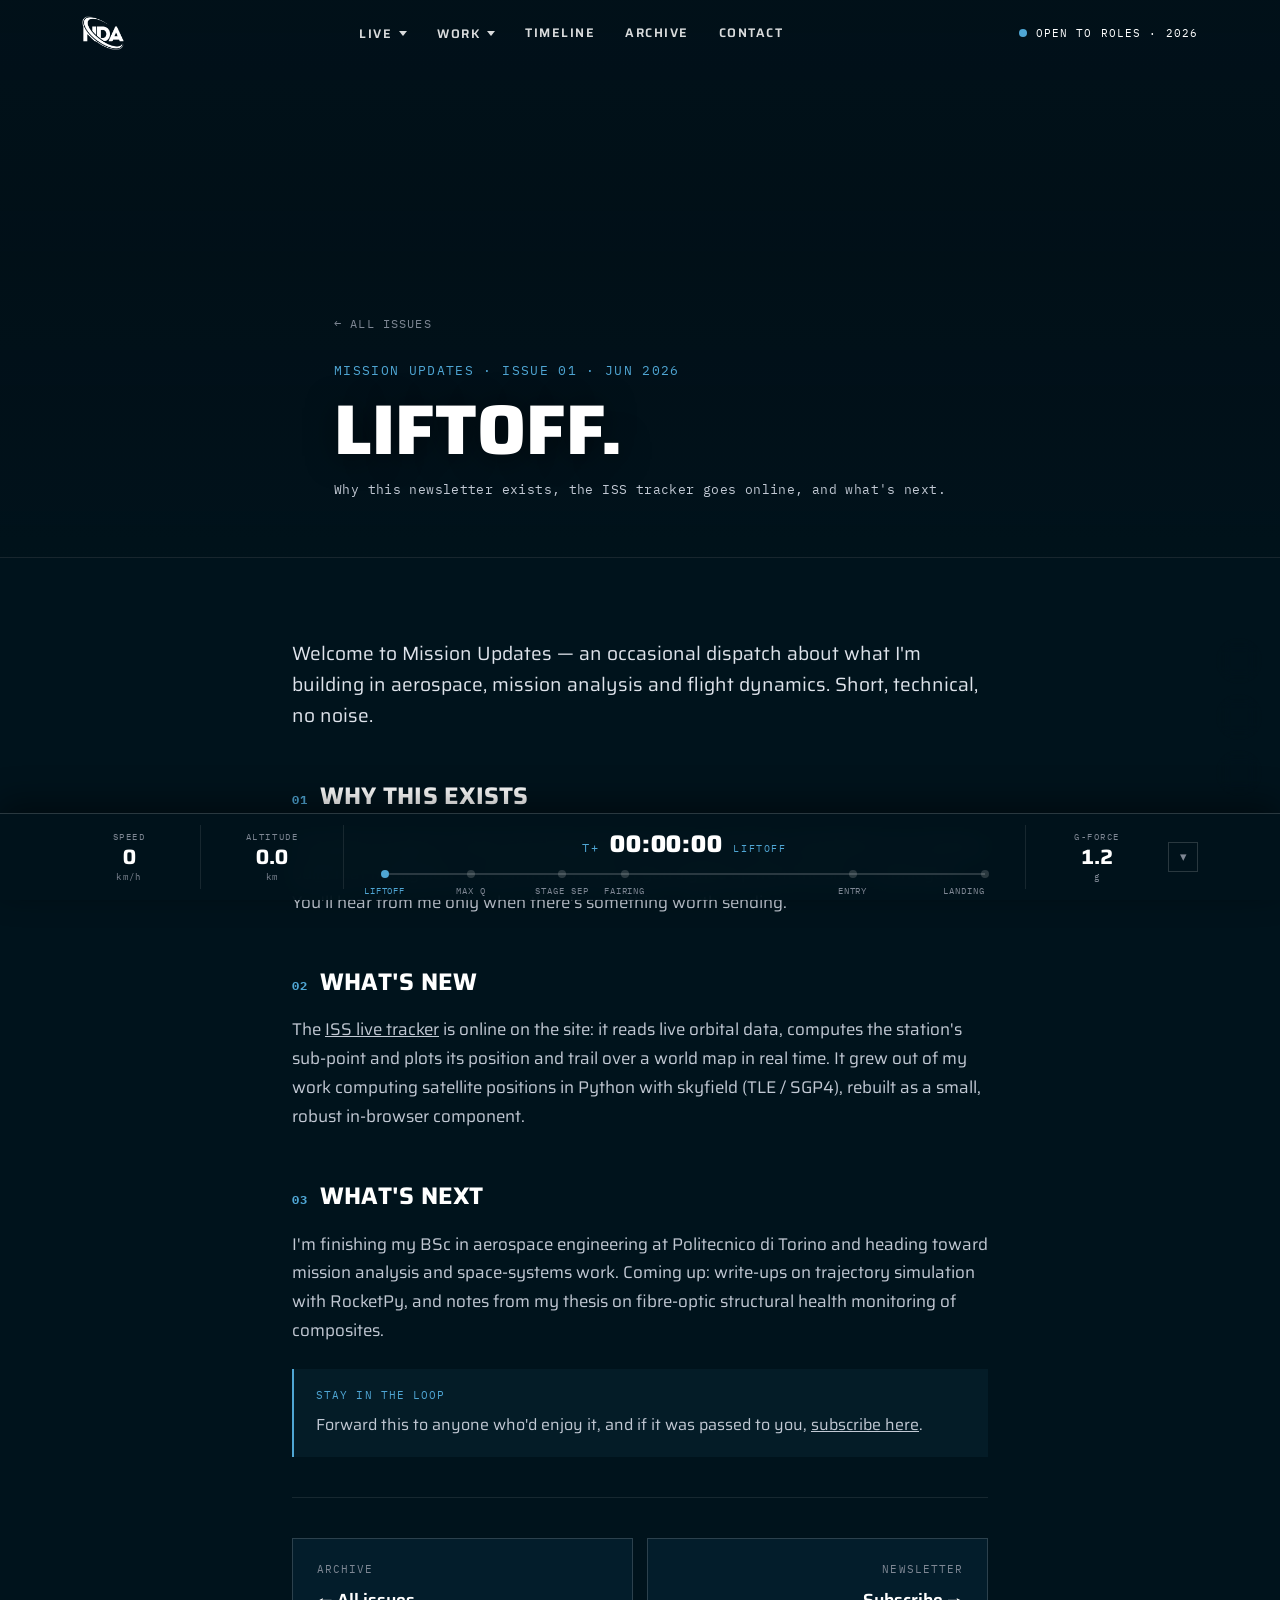
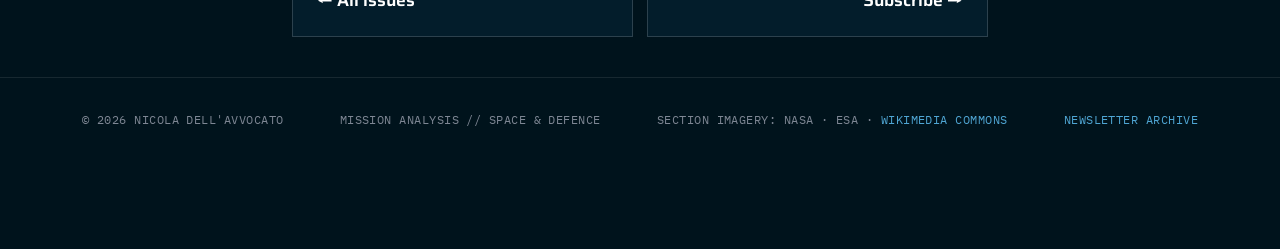
<file: news-2026-06.html>
<!DOCTYPE html>
<html lang="en">
<head>
<meta charset="UTF-8">
<meta name="viewport" content="width=device-width, initial-scale=1.0">
<title>Issue 01 — Liftoff · Mission Updates · Nicola Dell'Avvocato</title>
<meta name="description" content="Mission Updates, Issue 01 — why this newsletter exists, the ISS live tracker goes online, and what's next in mission analysis.">
<meta property="og:type" content="article">
<link rel="preconnect" href="https://fonts.googleapis.com">
<link rel="preconnect" href="https://fonts.gstatic.com" crossorigin>
<link href="https://fonts.googleapis.com/css2?family=Saira:wght@400;500;600;700;800&family=IBM+Plex+Mono:wght@400;500&display=swap" rel="stylesheet">
<link rel="icon" href="images/favicon-32.png" sizes="32x32" type="image/png">
<link rel="apple-touch-icon" href="images/favicon-180.png">
<meta name="theme-color" content="#00131C">
<link rel="stylesheet" href="styles.css">
</head>
<body>
<div id="scrollProgress" class="scroll-progress" aria-hidden="true"></div>

<a class="skip" href="#main">Skip to content</a>

<!-- =================================================================
     NEWSLETTER ISSUE TEMPLATE
     To publish a new issue: duplicate this file (e.g. news-2026-07.html),
     change the title/date/content below, then add a matching <a class="issue">
     card at the TOP of the list in archive.html pointing to the new file.
     ================================================================= -->

<!-- ============ NAV ============ -->
<header class="nav">
  <div class="container nav-inner">
    <a class="brand" href="index.html" aria-label="Nicola Dell'Avvocato — home"><img class="brandmark" src="images/logo.png" alt="" width="600" height="491" decoding="async"></a>
    <nav class="nav-links" id="navLinks" aria-label="Primary">
      <div class="nav-item has-drop">
        <button type="button" class="drop-trigger" aria-haspopup="true" aria-expanded="false">live <span class="caret" aria-hidden="true"></span></button>
        <div class="dropdown" role="menu">
          <a role="menuitem" href="live.html#iss">ISS Live Tracker</a>
          <a role="menuitem" href="live.html#launch">Next Launch</a>
          <a role="menuitem" href="live.html#crew">Who's in Space</a>
          <a role="menuitem" href="live.html#asteroids">Near-Earth Asteroids</a>
          <a role="menuitem" href="live.html#weather">Space Weather</a>
          <a role="menuitem" href="live.html#apod">Picture of the Day</a>
          <a role="menuitem" href="live.html#epic">Earth from Space</a>
          <a role="menuitem" href="live.html#sat">Satellite Tracker</a>
          <a role="menuitem" href="live.html#copernicus">Air Quality Map</a>
          <a role="menuitem" class="drop-all" href="live.html">All feeds →</a>
        </div>
      </div>
      <div class="nav-item has-drop">
        <button type="button" class="drop-trigger" aria-haspopup="true" aria-expanded="false">work <span class="caret" aria-hidden="true"></span></button>
        <div class="dropdown" role="menu">
          <a role="menuitem" href="work-f450.html">F450 · AI Mission Interface</a>
          <a role="menuitem" href="work-fbg.html">FBG · CFRP Thesis</a>
          <a role="menuitem" class="drop-all" href="index.html#work">All work →</a>
        </div>
      </div>
      <a href="timeline.html">timeline</a>
      <a href="archive.html">archive</a>
      <a href="index.html#contact">contact</a>
    </nav>
    <div class="nav-right"><span class="dot"></span>OPEN TO ROLES · 2026</div>
    <button class="nav-toggle" aria-label="Menu" aria-controls="navLinks" aria-expanded="false">
      <span></span><span></span><span></span>
    </button>
  </div>
</header>

<main id="main">

<!-- ============ HERO ============ -->
<section class="proj-hero webb">
  <div class="container">
    <a class="breadcrumb" href="archive.html">← All issues</a>
    <div class="desig">MISSION UPDATES · ISSUE 01 · JUN 2026</div>
    <h1>Liftoff.</h1>
    <p class="pmeta">Why this newsletter exists, the ISS tracker goes online, and what's next.</p>
  </div>
</section>

<!-- ============ ISSUE BODY ============ -->
<section class="proj-body bg-qarman">
  <div class="container" style="max-width:760px;margin:0 auto;">
    <article class="proj-main">
      <p class="lead reveal">Welcome to Mission Updates — an occasional dispatch about what I'm building in aerospace, mission analysis and flight dynamics. Short, technical, no noise.</p>

      <h2 class="reveal"><span class="hx">01</span> Why this exists</h2>
      <p class="reveal">I wanted one place to share the things that don't fit in a CV line: a simulation I'm running, a build that finally flew, a result from the lab. If you signed up from the site — thank you. You'll hear from me only when there's something worth sending.</p>

      <h2 class="reveal"><span class="hx">02</span> What's new</h2>
      <p class="reveal">The <a href="work-iss.html">ISS live tracker</a> is online on the site: it reads live orbital data, computes the station's sub-point and plots its position and trail over a world map in real time. It grew out of my work computing satellite positions in Python with skyfield (TLE / SGP4), rebuilt as a small, robust in-browser component.</p>

      <h2 class="reveal"><span class="hx">03</span> What's next</h2>
      <p class="reveal">I'm finishing my BSc in aerospace engineering at Politecnico di Torino and heading toward mission analysis and space-systems work. Coming up: write-ups on trajectory simulation with RocketPy, and notes from my thesis on fibre-optic structural health monitoring of composites.</p>

      <div class="callout reveal">
        <div class="lab">Stay in the loop</div>
        <p>Forward this to anyone who'd enjoy it, and if it was passed to you, <a href="index.html#newsletter">subscribe here</a>.</p>
      </div>
    </article>

    <nav class="proj-nav" aria-label="Issue navigation" style="margin-top:40px;">
      <a class="pn" href="archive.html">
        <div class="k">Archive</div>
        <div class="t">← All issues</div>
      </a>
      <a class="pn next" href="index.html#newsletter">
        <div class="k">Newsletter</div>
        <div class="t">Subscribe →</div>
      </a>
    </nav>
  </div>
</section>

</main>

<footer class="foot">
  <div class="container foot-inner">
    <span>© <span data-year>2026</span> Nicola Dell'Avvocato</span>
    <span>Mission Analysis // Space &amp; Defence</span>
    <span class="credits">Section imagery: NASA · ESA · <a href="https://commons.wikimedia.org/" target="_blank" rel="noopener" style="color:var(--accent);text-decoration:none;">Wikimedia Commons</a></span>
    <span><a href="archive.html" style="color:var(--accent);text-decoration:none;">Newsletter archive</a></span>
  </div>
</footer>

<!-- ============ FLOATING QUICK-CONTACT DOCK ============ -->
<nav class="dock" aria-label="Quick contact">
  <a href="https://wa.me/393314380217" target="_blank" rel="noopener" aria-label="WhatsApp">
    <span class="lbl">WhatsApp</span>
    <svg viewBox="0 0 24 24" fill="currentColor"><path d="M12 2a10 10 0 0 0-8.6 15.1L2 22l5.1-1.3A10 10 0 1 0 12 2Zm0 18a8 8 0 0 1-4.1-1.1l-.3-.2-3 .8.8-2.9-.2-.3A8 8 0 1 1 12 20Zm4.4-5.6c-.2-.1-1.4-.7-1.6-.8-.2-.1-.4-.1-.5.1l-.7.9c-.1.2-.3.2-.5.1a6.5 6.5 0 0 1-1.9-1.2 7.2 7.2 0 0 1-1.3-1.7c-.1-.2 0-.4.1-.5l.4-.5c.1-.1.1-.3 0-.4l-.7-1.7c-.2-.5-.4-.4-.5-.4h-.5c-.2 0-.4.1-.6.3a2.7 2.7 0 0 0-.8 2c0 1.2.9 2.4 1 2.5.1.2 1.7 2.7 4.2 3.7 1.6.6 2.2.7 2.9.6.5-.1 1.4-.6 1.6-1.1.2-.6.2-1 .1-1.1l-.4-.2Z"/></svg>
  </a>
  <a href="https://mail.google.com/mail/?view=cm&amp;fs=1&amp;to=nicoladellavvocato@gmail.com&amp;su=Hello%20Nicola" target="_blank" rel="noopener" aria-label="Gmail">
    <span class="lbl">Gmail</span>
    <svg viewBox="0 0 24 24" fill="none" stroke="currentColor" stroke-width="1.6"><rect x="3" y="5" width="18" height="14" rx="1.5"/><path d="M3 6l9 7 9-7"/></svg>
  </a>
  <a href="https://instagram.com/nic.avv" target="_blank" rel="noopener" aria-label="Instagram">
    <span class="lbl">Instagram</span>
    <svg viewBox="0 0 24 24" fill="none" stroke="currentColor" stroke-width="1.6"><rect x="3" y="3" width="18" height="18" rx="5"/><circle cx="12" cy="12" r="4"/><circle cx="17.2" cy="6.8" r="1" fill="currentColor" stroke="none"/></svg>
  </a>
</nav>

<script src="main.js" defer></script>
</body>
</html>
</file>
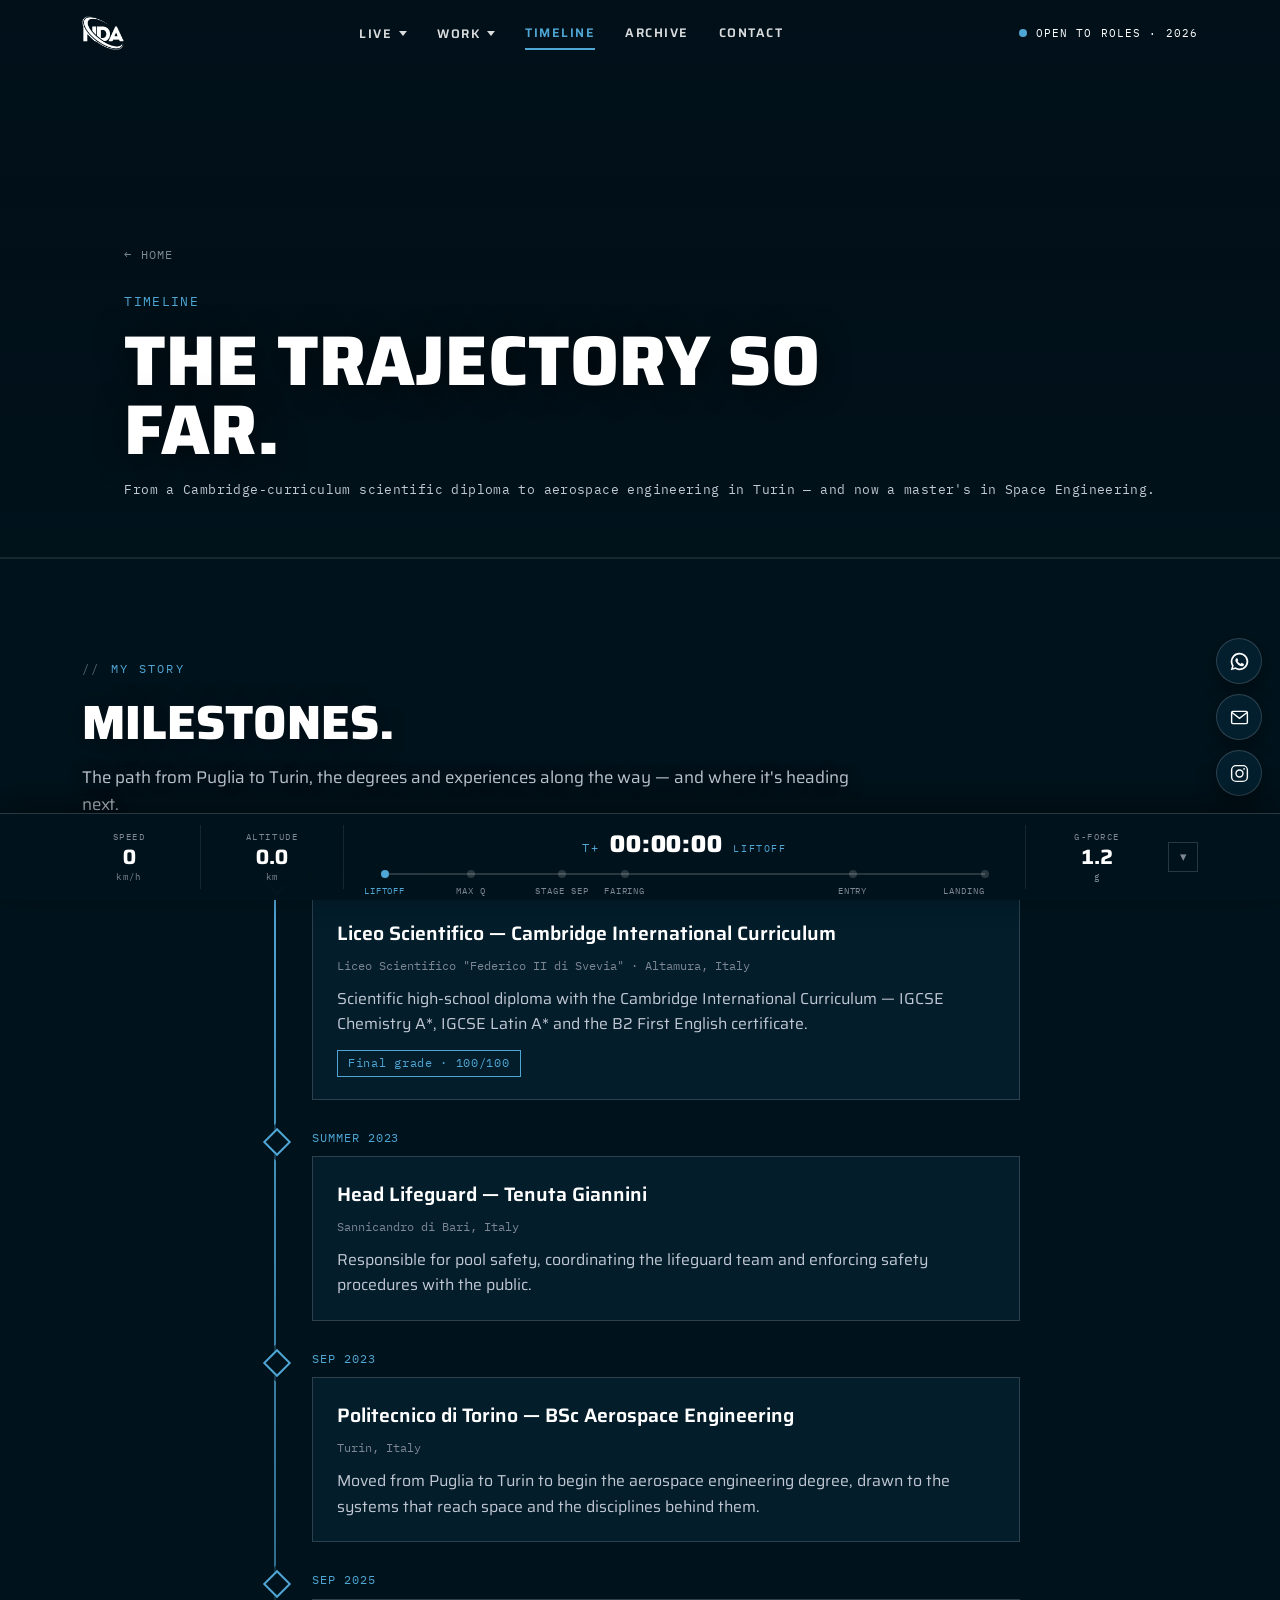
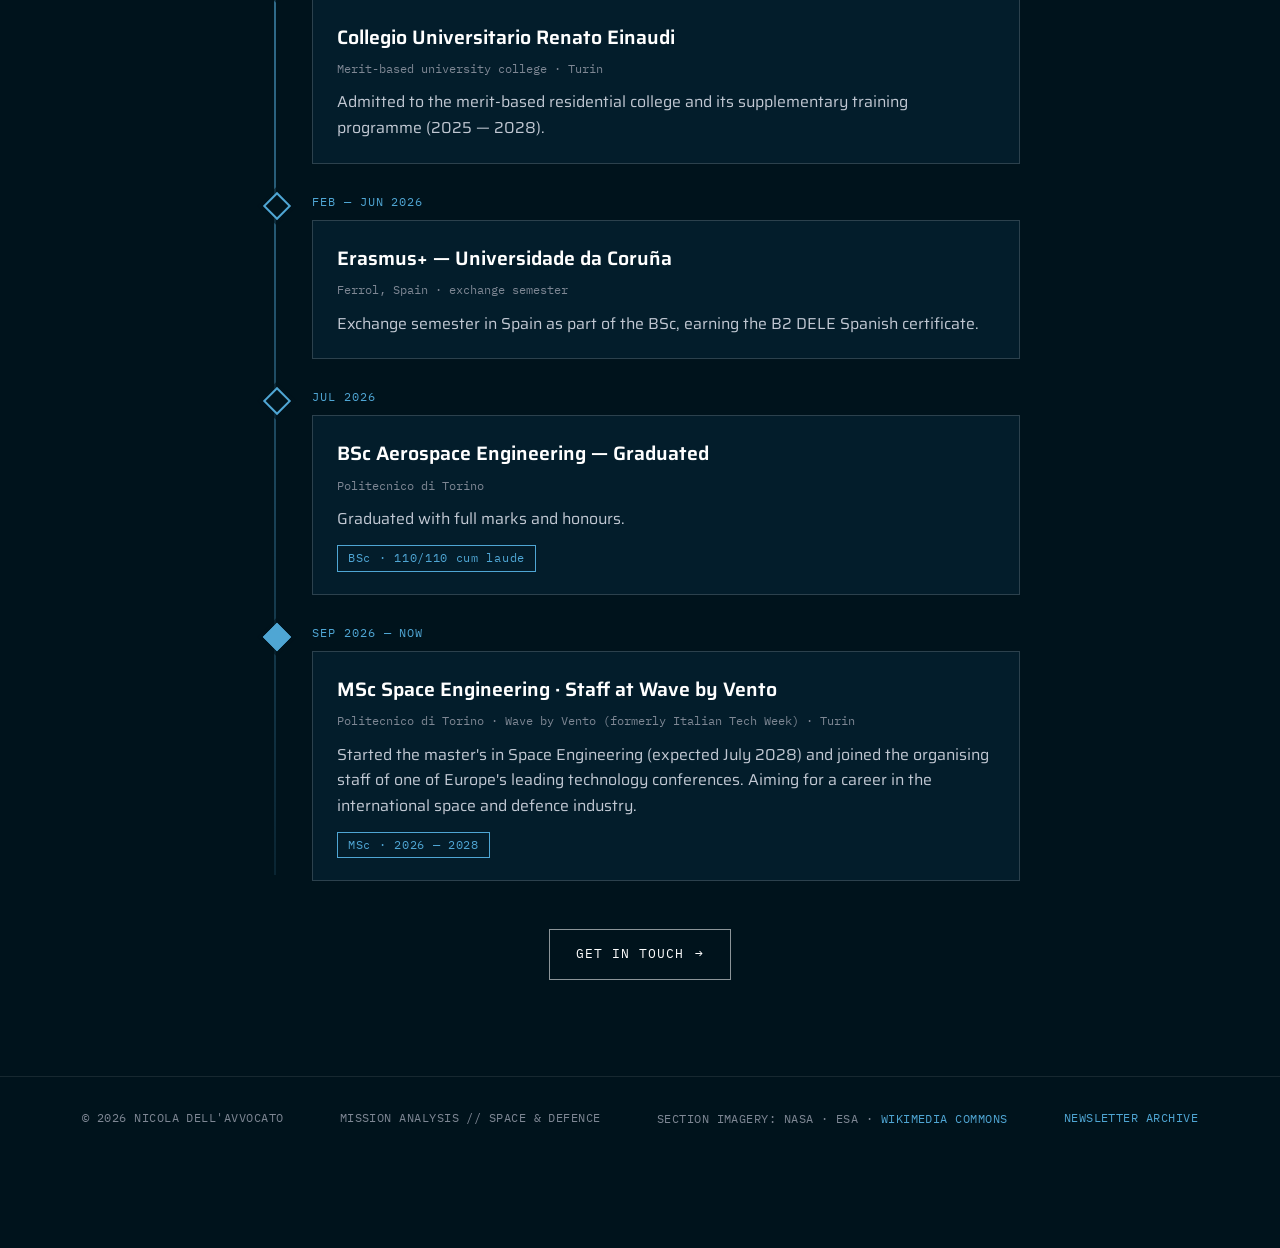
<file: timeline.html>
<!DOCTYPE html>
<html lang="en">
<head>
<meta charset="UTF-8">
<meta name="viewport" content="width=device-width, initial-scale=1.0">
<title>Timeline — Nicola Dell'Avvocato</title>
<meta name="description" content="The path so far — from a scientific high-school diploma to an aerospace engineering degree at Politecnico di Torino, hands-on projects and research, heading into mission analysis and space.">
<meta property="og:title" content="Timeline — Nicola Dell'Avvocato">
<meta property="og:description" content="From the classroom to mission analysis — the trajectory so far.">
<meta property="og:type" content="website">
<link rel="preconnect" href="https://fonts.googleapis.com">
<link rel="preconnect" href="https://fonts.gstatic.com" crossorigin>
<link href="https://fonts.googleapis.com/css2?family=Saira:wght@400;500;600;700;800&family=IBM+Plex+Mono:wght@400;500&display=swap" rel="stylesheet">
<link rel="icon" href="images/favicon-32.png" sizes="32x32" type="image/png">
<link rel="apple-touch-icon" href="images/favicon-180.png">
<meta name="theme-color" content="#00131C">
<link rel="stylesheet" href="styles.css">
</head>
<body>
<div id="scrollProgress" class="scroll-progress" aria-hidden="true"></div>

<a class="skip" href="#main">Skip to content</a>

<!-- ============ NAV ============ -->
<header class="nav">
  <div class="container nav-inner">
    <a class="brand" href="index.html" aria-label="Nicola Dell'Avvocato — home"><img class="brandmark" src="images/logo.png" alt="" width="600" height="491" decoding="async"></a>
    <nav class="nav-links" id="navLinks" aria-label="Primary">
      <div class="nav-item has-drop">
        <button type="button" class="drop-trigger" aria-haspopup="true" aria-expanded="false">live <span class="caret" aria-hidden="true"></span></button>
        <div class="dropdown" role="menu">
          <a role="menuitem" href="live.html#iss">ISS Live Tracker</a>
          <a role="menuitem" href="live.html#launch">Next Launch</a>
          <a role="menuitem" href="live.html#crew">Who's in Space</a>
          <a role="menuitem" href="live.html#asteroids">Near-Earth Asteroids</a>
          <a role="menuitem" href="live.html#weather">Space Weather</a>
          <a role="menuitem" href="live.html#apod">Picture of the Day</a>
          <a role="menuitem" href="live.html#epic">Earth from Space</a>
          <a role="menuitem" href="live.html#sat">Satellite Tracker</a>
          <a role="menuitem" href="live.html#copernicus">Air Quality Map</a>
          <a role="menuitem" class="drop-all" href="live.html">All feeds →</a>
        </div>
      </div>
      <div class="nav-item has-drop">
        <button type="button" class="drop-trigger" aria-haspopup="true" aria-expanded="false">work <span class="caret" aria-hidden="true"></span></button>
        <div class="dropdown" role="menu">
          <a role="menuitem" href="work-f450.html">F450 · AI Mission Interface</a>
          <a role="menuitem" href="work-fbg.html">FBG · CFRP Thesis</a>
          <a role="menuitem" class="drop-all" href="index.html#work">All work →</a>
        </div>
      </div>
      <a href="timeline.html" aria-current="page">timeline</a>
      <a href="archive.html">archive</a>
      <a href="index.html#contact">contact</a>
    </nav>
    <div class="nav-right"><span class="dot"></span>OPEN TO ROLES · 2026</div>
    <button class="nav-toggle" aria-label="Menu" aria-controls="navLinks" aria-expanded="false">
      <span></span><span></span><span></span>
    </button>
  </div>
</header>

<main id="main">

<!-- ============ HERO ============ -->
<section class="proj-hero vega">
  <div class="container">
    <a class="breadcrumb" href="index.html">← Home</a>
    <div class="desig">TIMELINE</div>
    <h1>The trajectory so far.</h1>
    <p class="pmeta">From a Cambridge-curriculum scientific diploma to aerospace engineering in Turin — and now a master's in Space Engineering.</p>
  </div>
</section>

<!-- ============ TIMELINE ============ -->
<section class="block bg-huygens" id="story">
  <div class="container">
    <div class="block-head reveal">
      <span class="eyebrow">My story</span>
      <h2>Milestones.</h2>
      <p>The path from Puglia to Turin, the degrees and experiences along the way — and where it's heading next.</p>
    </div>

    <div class="timeline">

      <div class="tl-item reveal">
        <div class="tl-year">2018 — 2023</div>
        <div class="tl-card">
          <h3>Liceo Scientifico — Cambridge International Curriculum</h3>
          <div class="inst">Liceo Scientifico "Federico II di Svevia" · Altamura, Italy</div>
          <p>Scientific high-school diploma with the Cambridge International Curriculum — IGCSE Chemistry A*, IGCSE Latin A* and the B2 First English certificate.</p>
          <span class="grade">Final grade · 100/100</span>
        </div>
      </div>

      <div class="tl-item reveal">
        <div class="tl-year">Summer 2023</div>
        <div class="tl-card">
          <h3>Head Lifeguard — Tenuta Giannini</h3>
          <div class="inst">Sannicandro di Bari, Italy</div>
          <p>Responsible for pool safety, coordinating the lifeguard team and enforcing safety procedures with the public.</p>
        </div>
      </div>

      <div class="tl-item reveal">
        <div class="tl-year">Sep 2023</div>
        <div class="tl-card">
          <h3>Politecnico di Torino — BSc Aerospace Engineering</h3>
          <div class="inst">Turin, Italy</div>
          <p>Moved from Puglia to Turin to begin the aerospace engineering degree, drawn to the systems that reach space and the disciplines behind them.</p>
        </div>
      </div>

      <div class="tl-item reveal">
        <div class="tl-year">Sep 2025</div>
        <div class="tl-card">
          <h3>Collegio Universitario Renato Einaudi</h3>
          <div class="inst">Merit-based university college · Turin</div>
          <p>Admitted to the merit-based residential college and its supplementary training programme (2025 — 2028).</p>
        </div>
      </div>

      <div class="tl-item reveal">
        <div class="tl-year">Feb — Jun 2026</div>
        <div class="tl-card">
          <h3>Erasmus+ — Universidade da Coruña</h3>
          <div class="inst">Ferrol, Spain · exchange semester</div>
          <p>Exchange semester in Spain as part of the BSc, earning the B2 DELE Spanish certificate.</p>
        </div>
      </div>

      <div class="tl-item reveal">
        <div class="tl-year">Jul 2026</div>
        <div class="tl-card">
          <h3>BSc Aerospace Engineering — Graduated</h3>
          <div class="inst">Politecnico di Torino</div>
          <p>Graduated with full marks and honours.</p>
          <span class="grade">BSc · 110/110 cum laude</span>
        </div>
      </div>

      <div class="tl-item now reveal">
        <div class="tl-year">Sep 2026 — Now</div>
        <div class="tl-card">
          <h3>MSc Space Engineering · Staff at Wave by Vento</h3>
          <div class="inst">Politecnico di Torino · Wave by Vento (formerly Italian Tech Week) · Turin</div>
          <p>Started the master's in Space Engineering (expected July 2028) and joined the organising staff of one of Europe's leading technology conferences. Aiming for a career in the international space and defence industry.</p>
          <span class="grade">MSc · 2026 — 2028</span>
        </div>
      </div>

    </div>

    <div class="reveal" style="text-align:center;margin-top:48px;">
      <a href="index.html#contact" class="btn">Get in touch <span class="arr">→</span></a>
    </div>
  </div>
</section>

</main>

<footer class="foot">
  <div class="container foot-inner">
    <span>© <span data-year>2026</span> Nicola Dell'Avvocato</span>
    <span>Mission Analysis // Space &amp; Defence</span>
    <span class="credits">Section imagery: NASA · ESA · <a href="https://commons.wikimedia.org/" target="_blank" rel="noopener" style="color:var(--accent);text-decoration:none;">Wikimedia Commons</a></span>
    <span><a href="archive.html" style="color:var(--accent);text-decoration:none;">Newsletter archive</a></span>
  </div>
</footer>

<!-- ============ FLOATING QUICK-CONTACT DOCK ============ -->
<nav class="dock" aria-label="Quick contact">
  <a href="https://wa.me/393314380217" target="_blank" rel="noopener" aria-label="WhatsApp">
    <span class="lbl">WhatsApp</span>
    <svg viewBox="0 0 24 24" fill="currentColor"><path d="M12 2a10 10 0 0 0-8.6 15.1L2 22l5.1-1.3A10 10 0 1 0 12 2Zm0 18a8 8 0 0 1-4.1-1.1l-.3-.2-3 .8.8-2.9-.2-.3A8 8 0 1 1 12 20Zm4.4-5.6c-.2-.1-1.4-.7-1.6-.8-.2-.1-.4-.1-.5.1l-.7.9c-.1.2-.3.2-.5.1a6.5 6.5 0 0 1-1.9-1.2 7.2 7.2 0 0 1-1.3-1.7c-.1-.2 0-.4.1-.5l.4-.5c.1-.1.1-.3 0-.4l-.7-1.7c-.2-.5-.4-.4-.5-.4h-.5c-.2 0-.4.1-.6.3a2.7 2.7 0 0 0-.8 2c0 1.2.9 2.4 1 2.5.1.2 1.7 2.7 4.2 3.7 1.6.6 2.2.7 2.9.6.5-.1 1.4-.6 1.6-1.1.2-.6.2-1 .1-1.1l-.4-.2Z"/></svg>
  </a>
  <a href="https://mail.google.com/mail/?view=cm&amp;fs=1&amp;to=nicoladellavvocato@gmail.com&amp;su=Hello%20Nicola" target="_blank" rel="noopener" aria-label="Gmail">
    <span class="lbl">Gmail</span>
    <svg viewBox="0 0 24 24" fill="none" stroke="currentColor" stroke-width="1.6"><rect x="3" y="5" width="18" height="14" rx="1.5"/><path d="M3 6l9 7 9-7"/></svg>
  </a>
  <a href="https://instagram.com/nic.avv" target="_blank" rel="noopener" aria-label="Instagram">
    <span class="lbl">Instagram</span>
    <svg viewBox="0 0 24 24" fill="none" stroke="currentColor" stroke-width="1.6"><rect x="3" y="3" width="18" height="18" rx="5"/><circle cx="12" cy="12" r="4"/><circle cx="17.2" cy="6.8" r="1" fill="currentColor" stroke="none"/></svg>
  </a>
</nav>

<script src="main.js" defer></script>
</body>
</html>
</file>
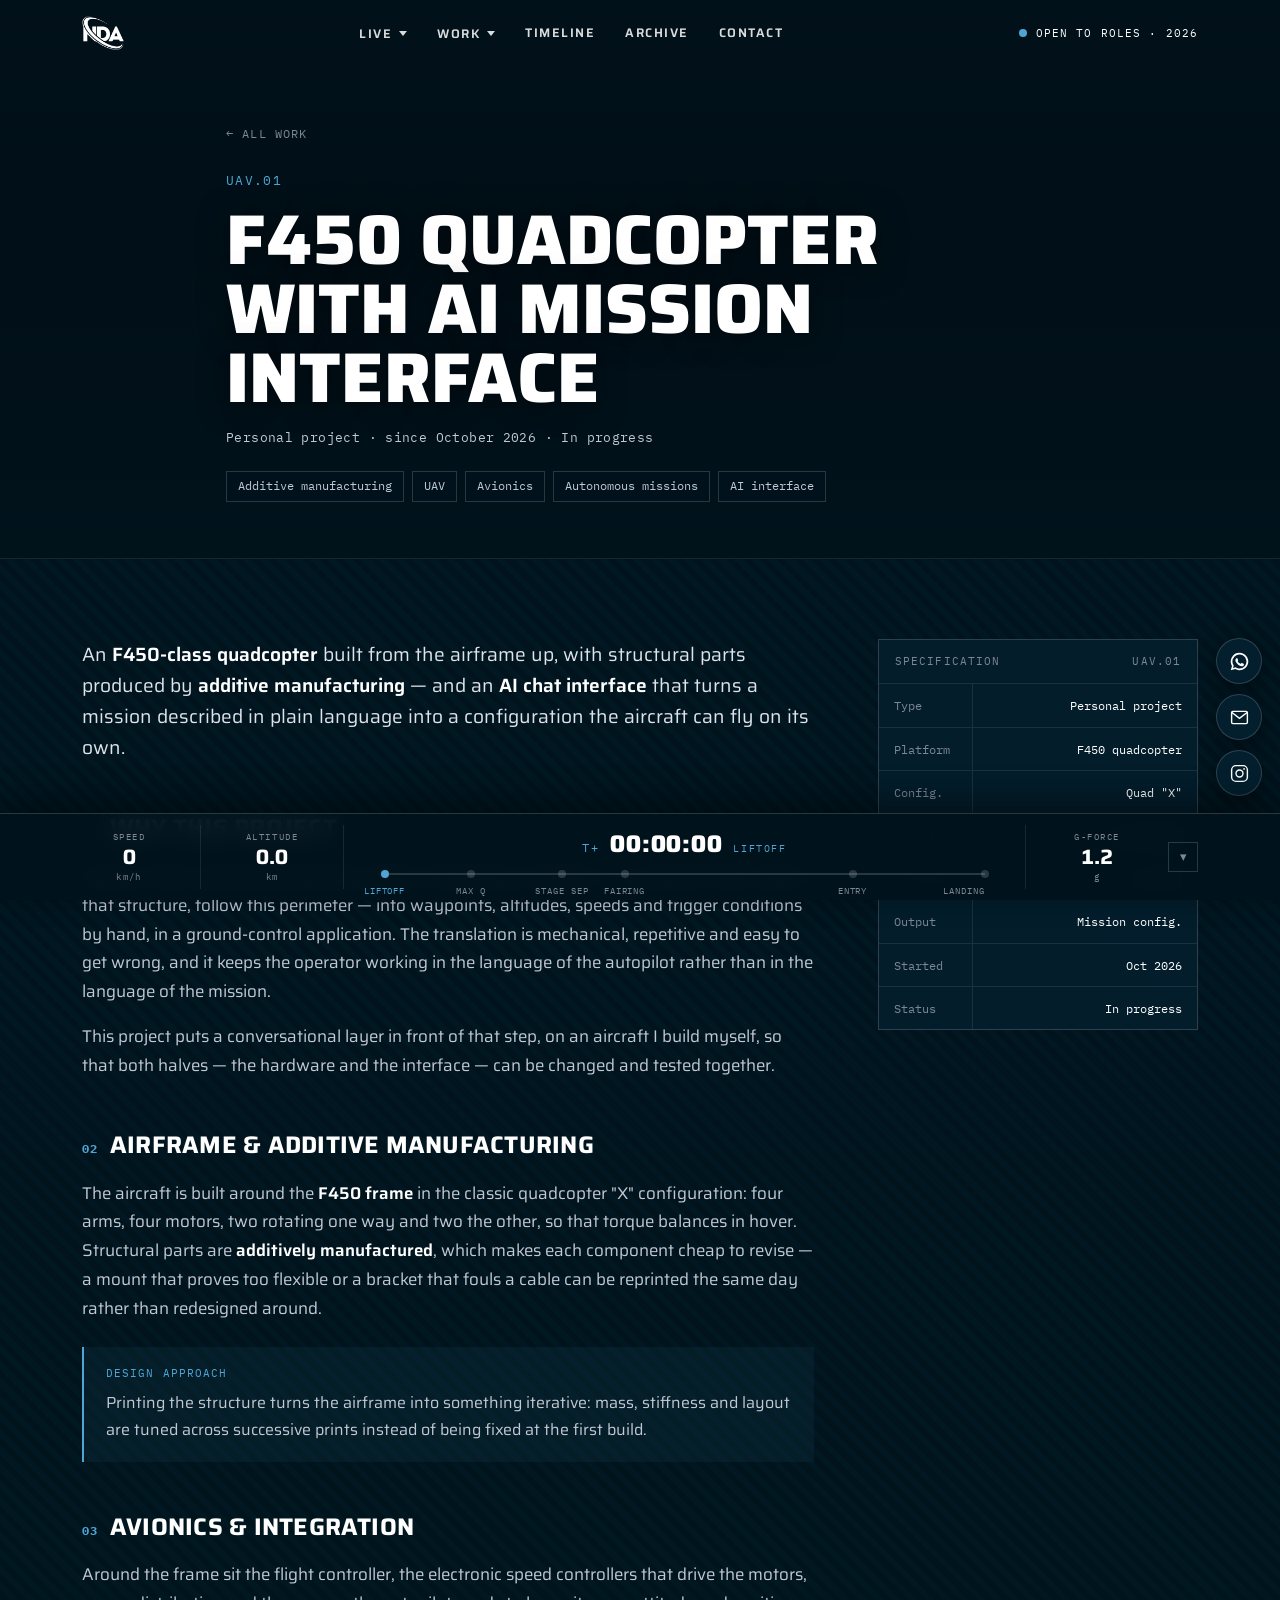
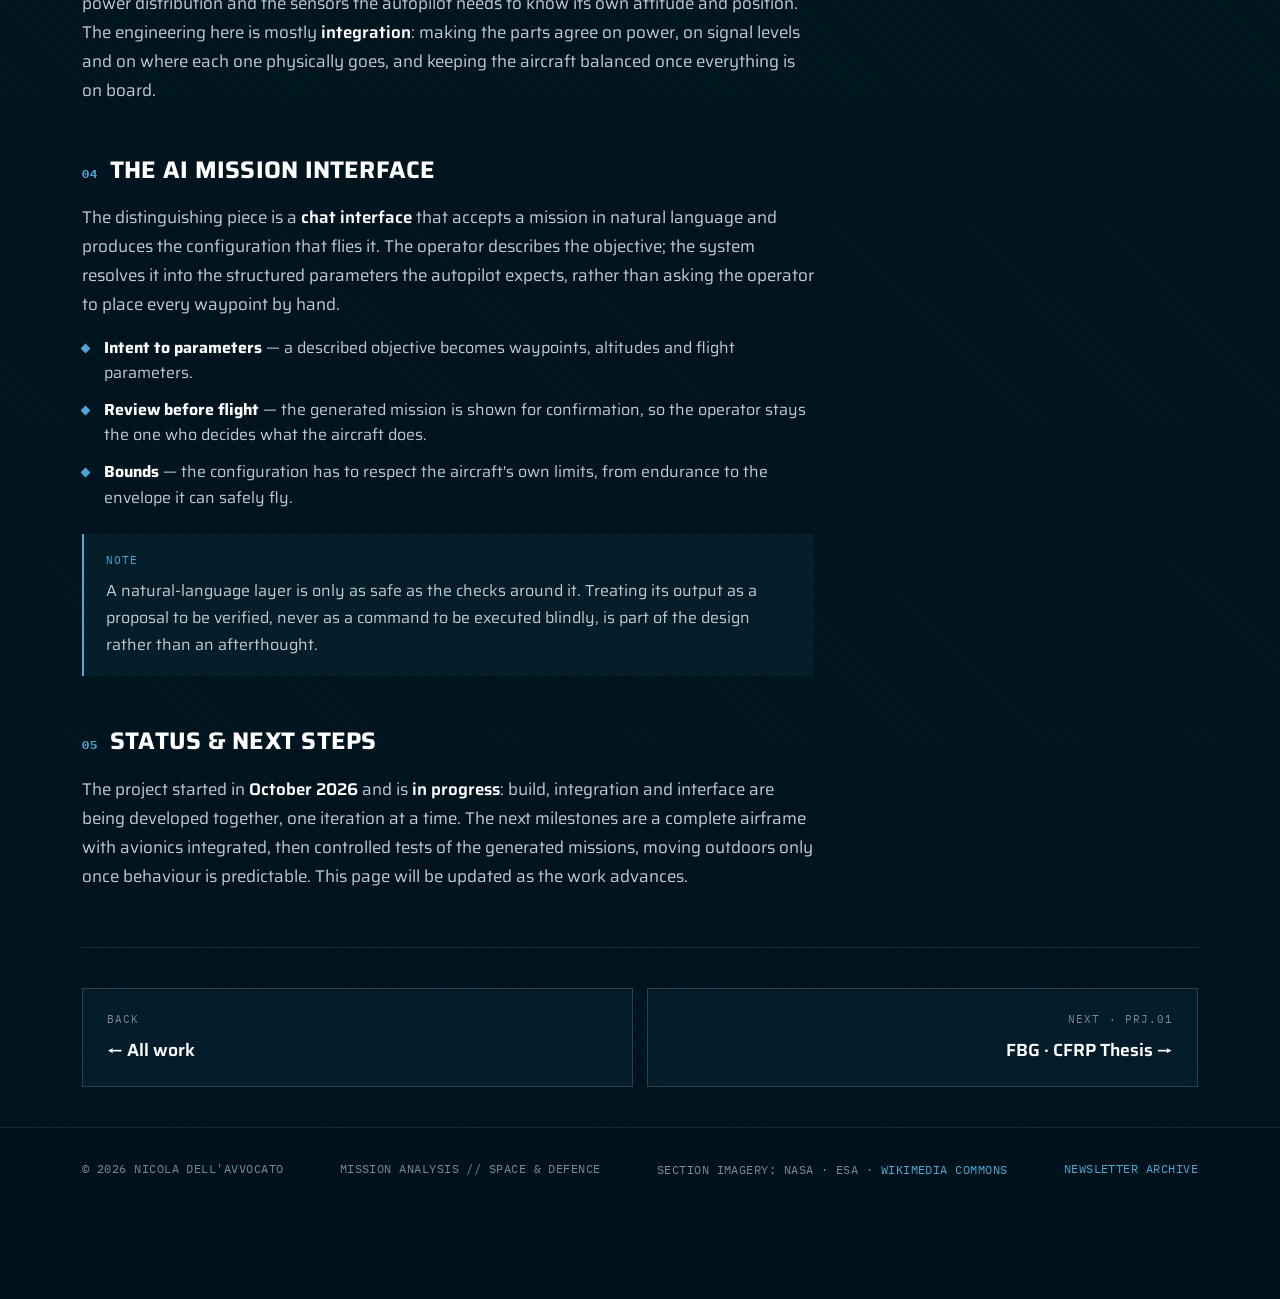
<file: work-f450.html>
<!DOCTYPE html>
<html lang="en">
<head>
<meta charset="UTF-8">
<meta name="viewport" content="width=device-width, initial-scale=1.0">
<title>F450 Quadcopter with AI Mission Interface · Nicola Dell'Avvocato</title>
<meta name="description" content="UAV.01 — personal project: an F450-class quadcopter with additively manufactured structural parts and an AI chat interface that turns natural language into autonomous mission configurations.">
<meta property="og:title" content="F450 Quadcopter with AI Mission Interface">
<meta property="og:description" content="Personal project — additive manufacturing, avionics and an AI interface for autonomous missions.">
<meta property="og:type" content="article">
<link rel="preconnect" href="https://fonts.googleapis.com">
<link rel="preconnect" href="https://fonts.gstatic.com" crossorigin>
<link href="https://fonts.googleapis.com/css2?family=Saira:wght@400;500;600;700;800&family=IBM+Plex+Mono:wght@400;500&display=swap" rel="stylesheet">
<link rel="icon" href="images/favicon-32.png" sizes="32x32" type="image/png">
<link rel="apple-touch-icon" href="images/favicon-180.png">
<meta name="theme-color" content="#00131C">
<link rel="stylesheet" href="styles.css">
</head>
<body>
<div id="scrollProgress" class="scroll-progress" aria-hidden="true"></div>

<a class="skip" href="#main">Skip to content</a>

<!-- ============ NAV ============ -->
<header class="nav">
  <div class="container nav-inner">
    <a class="brand" href="index.html" aria-label="Nicola Dell'Avvocato — home"><img class="brandmark" src="images/logo.png" alt="" width="600" height="491" decoding="async"></a>
    <nav class="nav-links" id="navLinks" aria-label="Primary">
      <div class="nav-item has-drop">
        <button type="button" class="drop-trigger" aria-haspopup="true" aria-expanded="false">live <span class="caret" aria-hidden="true"></span></button>
        <div class="dropdown" role="menu">
          <a role="menuitem" href="live.html#iss">ISS Live Tracker</a>
          <a role="menuitem" href="live.html#launch">Next Launch</a>
          <a role="menuitem" href="live.html#crew">Who's in Space</a>
          <a role="menuitem" href="live.html#asteroids">Near-Earth Asteroids</a>
          <a role="menuitem" href="live.html#weather">Space Weather</a>
          <a role="menuitem" href="live.html#apod">Picture of the Day</a>
          <a role="menuitem" href="live.html#epic">Earth from Space</a>
          <a role="menuitem" href="live.html#sat">Satellite Tracker</a>
          <a role="menuitem" href="live.html#copernicus">Air Quality Map</a>
          <a role="menuitem" class="drop-all" href="live.html">All feeds →</a>
        </div>
      </div>
      <div class="nav-item has-drop">
        <button type="button" class="drop-trigger" aria-haspopup="true" aria-expanded="false">work <span class="caret" aria-hidden="true"></span></button>
        <div class="dropdown" role="menu">
          <a role="menuitem" class="active" aria-current="page" href="work-f450.html">F450 · AI Mission Interface</a>
          <a role="menuitem" href="work-fbg.html">FBG · CFRP Thesis</a>
          <a role="menuitem" class="drop-all" href="index.html#work">All work →</a>
        </div>
      </div>
      <a href="timeline.html">timeline</a>
      <a href="archive.html">archive</a>
      <a href="index.html#contact">contact</a>
    </nav>
    <div class="nav-right"><span class="dot"></span>OPEN TO ROLES · 2026</div>
    <button class="nav-toggle" aria-label="Menu" aria-controls="navLinks" aria-expanded="false">
      <span></span><span></span><span></span>
    </button>
  </div>
</header>

<main id="main">

<!-- ============ PROJECT HERO ============ -->
<section class="proj-hero drone">
  <div class="container">
    <a class="breadcrumb" href="index.html#work">← All work</a>
    <div class="desig">UAV.01</div>
    <h1>F450 Quadcopter with AI Mission Interface</h1>
    <p class="pmeta">Personal project · since October 2026 · In progress</p>
    <div class="toolset">
      <span>Additive manufacturing</span><span>UAV</span><span>Avionics</span><span>Autonomous missions</span><span>AI interface</span>
    </div>
  </div>
</section>

<!-- ============ PROJECT BODY ============ -->
<section class="proj-body bg-carbon">
  <div class="container proj-grid">
    <article class="proj-main">
      <p class="lead reveal">An <strong>F450-class quadcopter</strong> built from the airframe up, with structural parts produced by <strong>additive manufacturing</strong> — and an <strong>AI chat interface</strong> that turns a mission described in plain language into a configuration the aircraft can fly on its own.</p>

      <h2 class="reveal"><span class="hx">01</span> Why this project</h2>
      <p class="reveal">Flying a drone autonomously today means translating an intention — survey this field, inspect that structure, follow this perimeter — into waypoints, altitudes, speeds and trigger conditions by hand, in a ground-control application. The translation is mechanical, repetitive and easy to get wrong, and it keeps the operator working in the language of the autopilot rather than in the language of the mission.</p>
      <p class="reveal">This project puts a conversational layer in front of that step, on an aircraft I build myself, so that both halves — the hardware and the interface — can be changed and tested together.</p>

      <h2 class="reveal"><span class="hx">02</span> Airframe &amp; additive manufacturing</h2>
      <p class="reveal">The aircraft is built around the <strong>F450 frame</strong> in the classic quadcopter "X" configuration: four arms, four motors, two rotating one way and two the other, so that torque balances in hover. Structural parts are <strong>additively manufactured</strong>, which makes each component cheap to revise — a mount that proves too flexible or a bracket that fouls a cable can be reprinted the same day rather than redesigned around.</p>
      <div class="callout reveal">
        <div class="lab">Design approach</div>
        <p>Printing the structure turns the airframe into something iterative: mass, stiffness and layout are tuned across successive prints instead of being fixed at the first build.</p>
      </div>

      <h2 class="reveal"><span class="hx">03</span> Avionics &amp; integration</h2>
      <p class="reveal">Around the frame sit the flight controller, the electronic speed controllers that drive the motors, power distribution and the sensors the autopilot needs to know its own attitude and position. The engineering here is mostly <strong>integration</strong>: making the parts agree on power, on signal levels and on where each one physically goes, and keeping the aircraft balanced once everything is on board.</p>

      <h2 class="reveal"><span class="hx">04</span> The AI mission interface</h2>
      <p class="reveal">The distinguishing piece is a <strong>chat interface</strong> that accepts a mission in natural language and produces the configuration that flies it. The operator describes the objective; the system resolves it into the structured parameters the autopilot expects, rather than asking the operator to place every waypoint by hand.</p>
      <ul class="reveal">
        <li><strong>Intent to parameters</strong> — a described objective becomes waypoints, altitudes and flight parameters.</li>
        <li><strong>Review before flight</strong> — the generated mission is shown for confirmation, so the operator stays the one who decides what the aircraft does.</li>
        <li><strong>Bounds</strong> — the configuration has to respect the aircraft's own limits, from endurance to the envelope it can safely fly.</li>
      </ul>
      <div class="callout reveal">
        <div class="lab">Note</div>
        <p>A natural-language layer is only as safe as the checks around it. Treating its output as a proposal to be verified, never as a command to be executed blindly, is part of the design rather than an afterthought.</p>
      </div>

      <h2 class="reveal"><span class="hx">05</span> Status &amp; next steps</h2>
      <p class="reveal">The project started in <strong>October 2026</strong> and is <strong>in progress</strong>: build, integration and interface are being developed together, one iteration at a time. The next milestones are a complete airframe with avionics integrated, then controlled tests of the generated missions, moving outdoors only once behaviour is predictable. This page will be updated as the work advances.</p>
    </article>

    <aside class="proj-aside">
      <div class="spec-block reveal">
        <div class="spec-top"><span>SPECIFICATION</span><span>UAV.01</span></div>
        <dl>
          <div><dt>Type</dt><dd>Personal project</dd></div>
          <div><dt>Platform</dt><dd>F450 quadcopter</dd></div>
          <div><dt>Config.</dt><dd>Quad "X"</dd></div>
          <div><dt>Structure</dt><dd>3D printed</dd></div>
          <div><dt>Interface</dt><dd>AI chat</dd></div>
          <div><dt>Output</dt><dd>Mission config.</dd></div>
          <div><dt>Started</dt><dd>Oct 2026</dd></div>
          <div><dt>Status</dt><dd>In progress</dd></div>
        </dl>
      </div>
    </aside>
  </div>

  <div class="container">
    <nav class="proj-nav" aria-label="Project navigation">
      <a class="pn" href="index.html#work">
        <div class="k">Back</div>
        <div class="t">← All work</div>
      </a>
      <a class="pn next" href="work-fbg.html">
        <div class="k">Next · PRJ.01</div>
        <div class="t">FBG · CFRP Thesis →</div>
      </a>
    </nav>
  </div>
</section>

</main>

<footer class="foot">
  <div class="container foot-inner">
    <span>© <span data-year>2026</span> Nicola Dell'Avvocato</span>
    <span>Mission Analysis // Space &amp; Defence</span>
    <span class="credits">Section imagery: NASA · ESA · <a href="https://commons.wikimedia.org/" target="_blank" rel="noopener" style="color:var(--accent);text-decoration:none;">Wikimedia Commons</a></span>
    <span><a href="archive.html" style="color:var(--accent);text-decoration:none;">Newsletter archive</a></span>
  </div>
</footer>

<!-- ============ FLOATING QUICK-CONTACT DOCK ============ -->
<nav class="dock" aria-label="Quick contact">
  <a href="https://wa.me/393314380217" target="_blank" rel="noopener" aria-label="WhatsApp">
    <span class="lbl">WhatsApp</span>
    <svg viewBox="0 0 24 24" fill="currentColor"><path d="M12 2a10 10 0 0 0-8.6 15.1L2 22l5.1-1.3A10 10 0 1 0 12 2Zm0 18a8 8 0 0 1-4.1-1.1l-.3-.2-3 .8.8-2.9-.2-.3A8 8 0 1 1 12 20Zm4.4-5.6c-.2-.1-1.4-.7-1.6-.8-.2-.1-.4-.1-.5.1l-.7.9c-.1.2-.3.2-.5.1a6.5 6.5 0 0 1-1.9-1.2 7.2 7.2 0 0 1-1.3-1.7c-.1-.2 0-.4.1-.5l.4-.5c.1-.1.1-.3 0-.4l-.7-1.7c-.2-.5-.4-.4-.5-.4h-.5c-.2 0-.4.1-.6.3a2.7 2.7 0 0 0-.8 2c0 1.2.9 2.4 1 2.5.1.2 1.7 2.7 4.2 3.7 1.6.6 2.2.7 2.9.6.5-.1 1.4-.6 1.6-1.1.2-.6.2-1 .1-1.1l-.4-.2Z"/></svg>
  </a>
  <a href="https://mail.google.com/mail/?view=cm&amp;fs=1&amp;to=nicoladellavvocato@gmail.com&amp;su=Hello%20Nicola" target="_blank" rel="noopener" aria-label="Gmail">
    <span class="lbl">Gmail</span>
    <svg viewBox="0 0 24 24" fill="none" stroke="currentColor" stroke-width="1.6"><rect x="3" y="5" width="18" height="14" rx="1.5"/><path d="M3 6l9 7 9-7"/></svg>
  </a>
  <a href="https://instagram.com/nic.avv" target="_blank" rel="noopener" aria-label="Instagram">
    <span class="lbl">Instagram</span>
    <svg viewBox="0 0 24 24" fill="none" stroke="currentColor" stroke-width="1.6"><rect x="3" y="3" width="18" height="18" rx="5"/><circle cx="12" cy="12" r="4"/><circle cx="17.2" cy="6.8" r="1" fill="currentColor" stroke="none"/></svg>
  </a>
</nav>

<script src="main.js" defer></script>
</body>
</html>
</file>
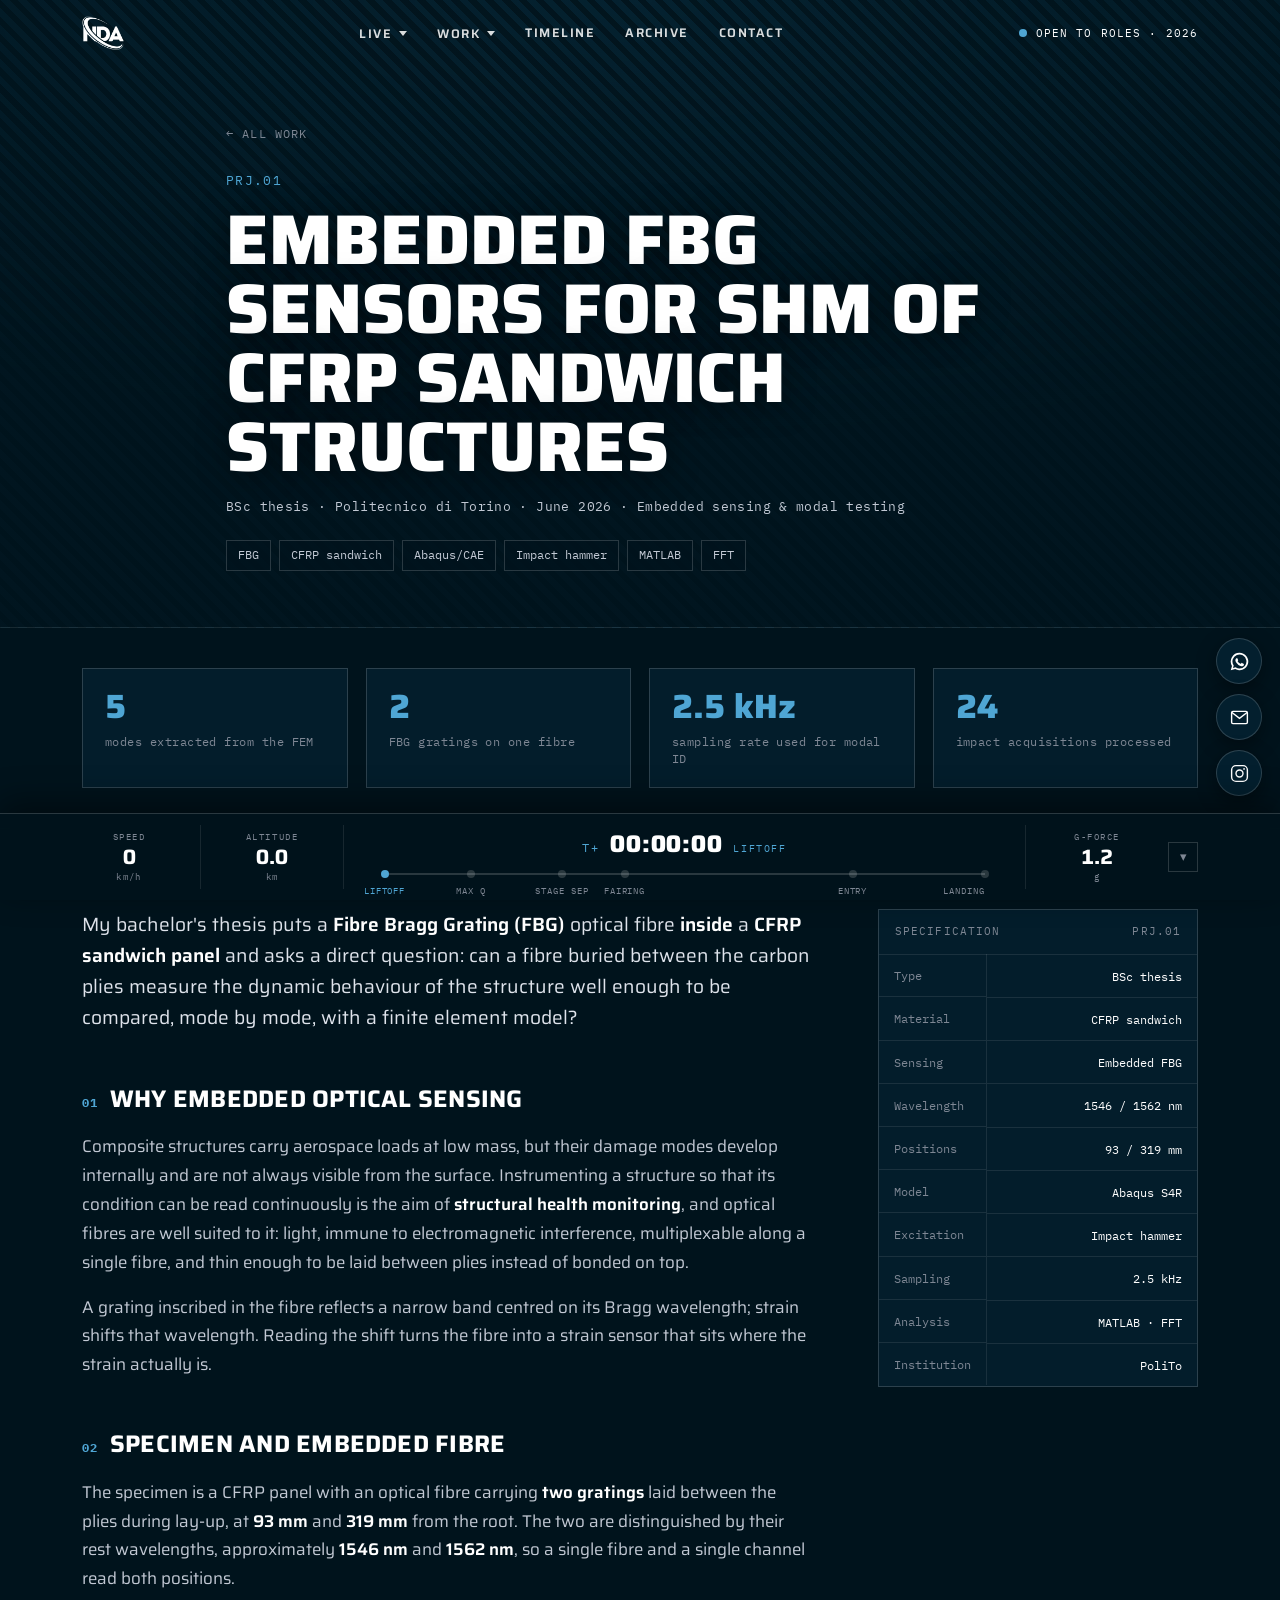
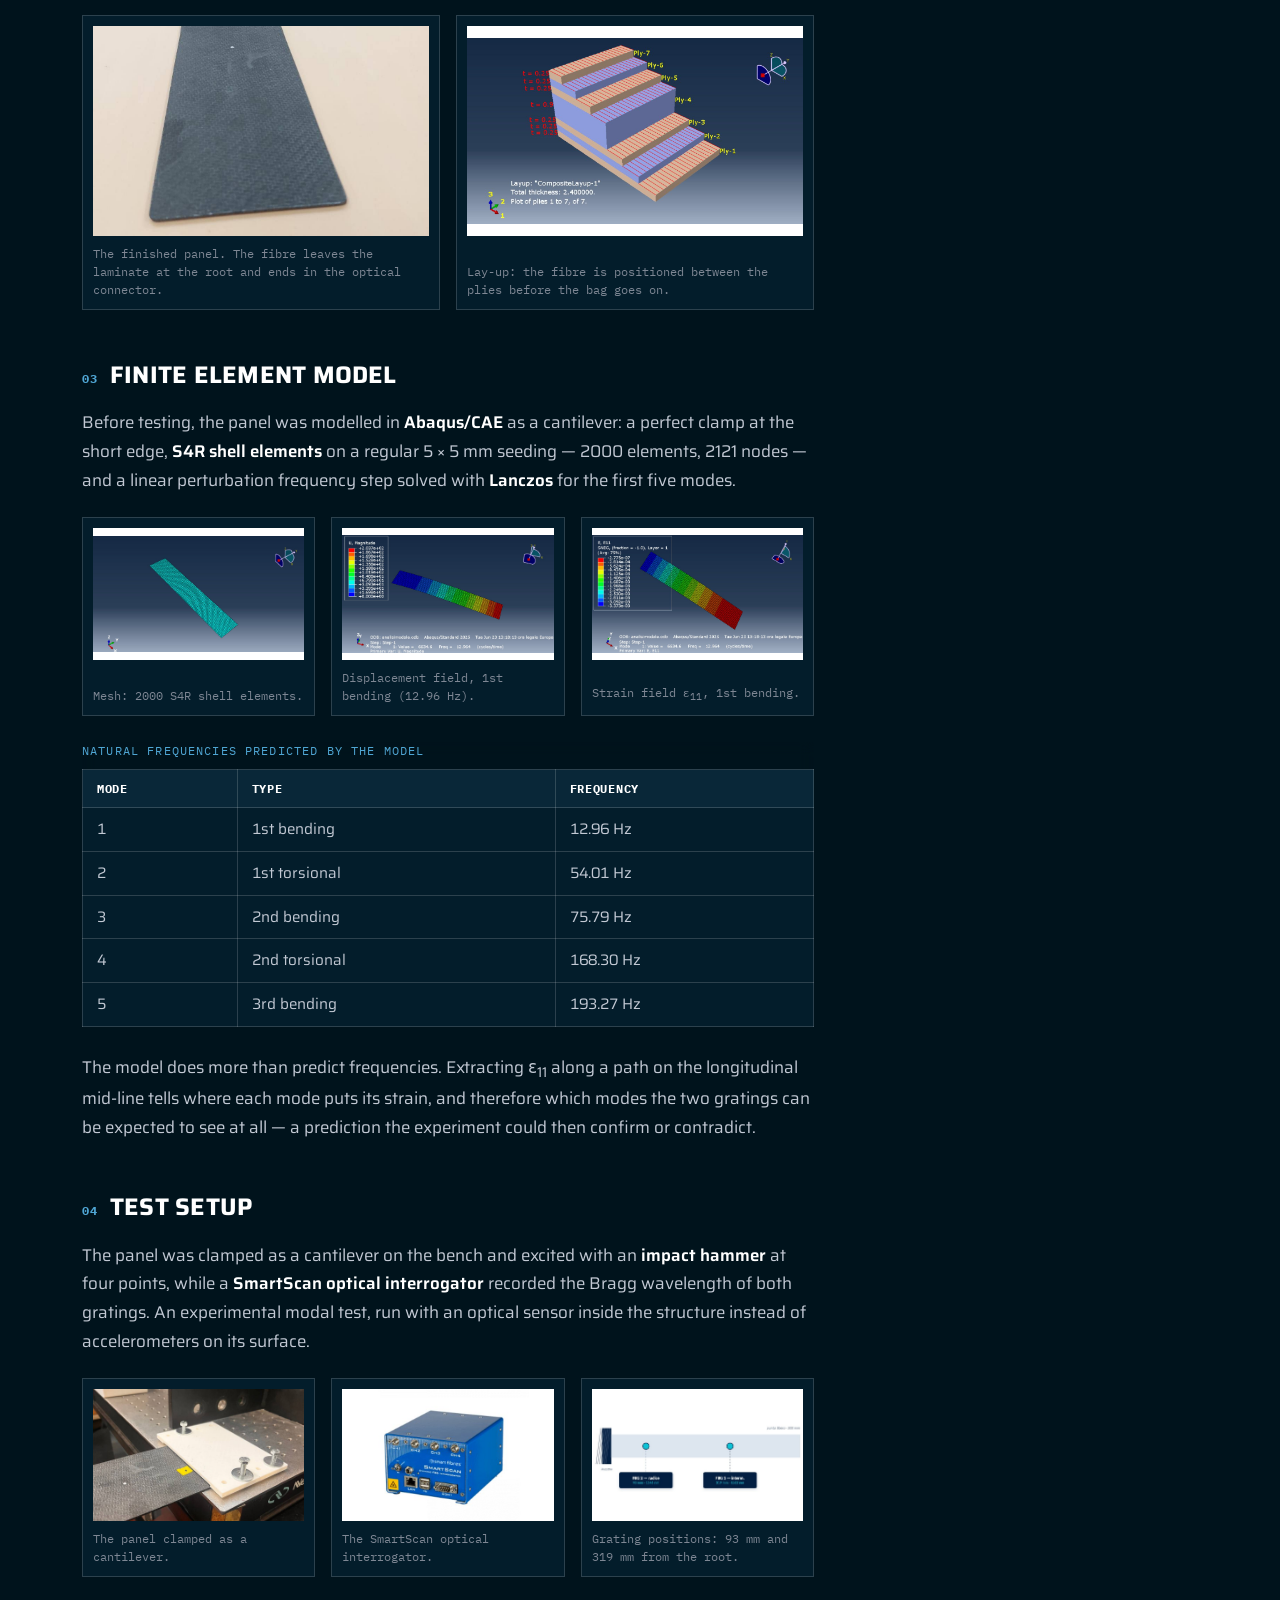
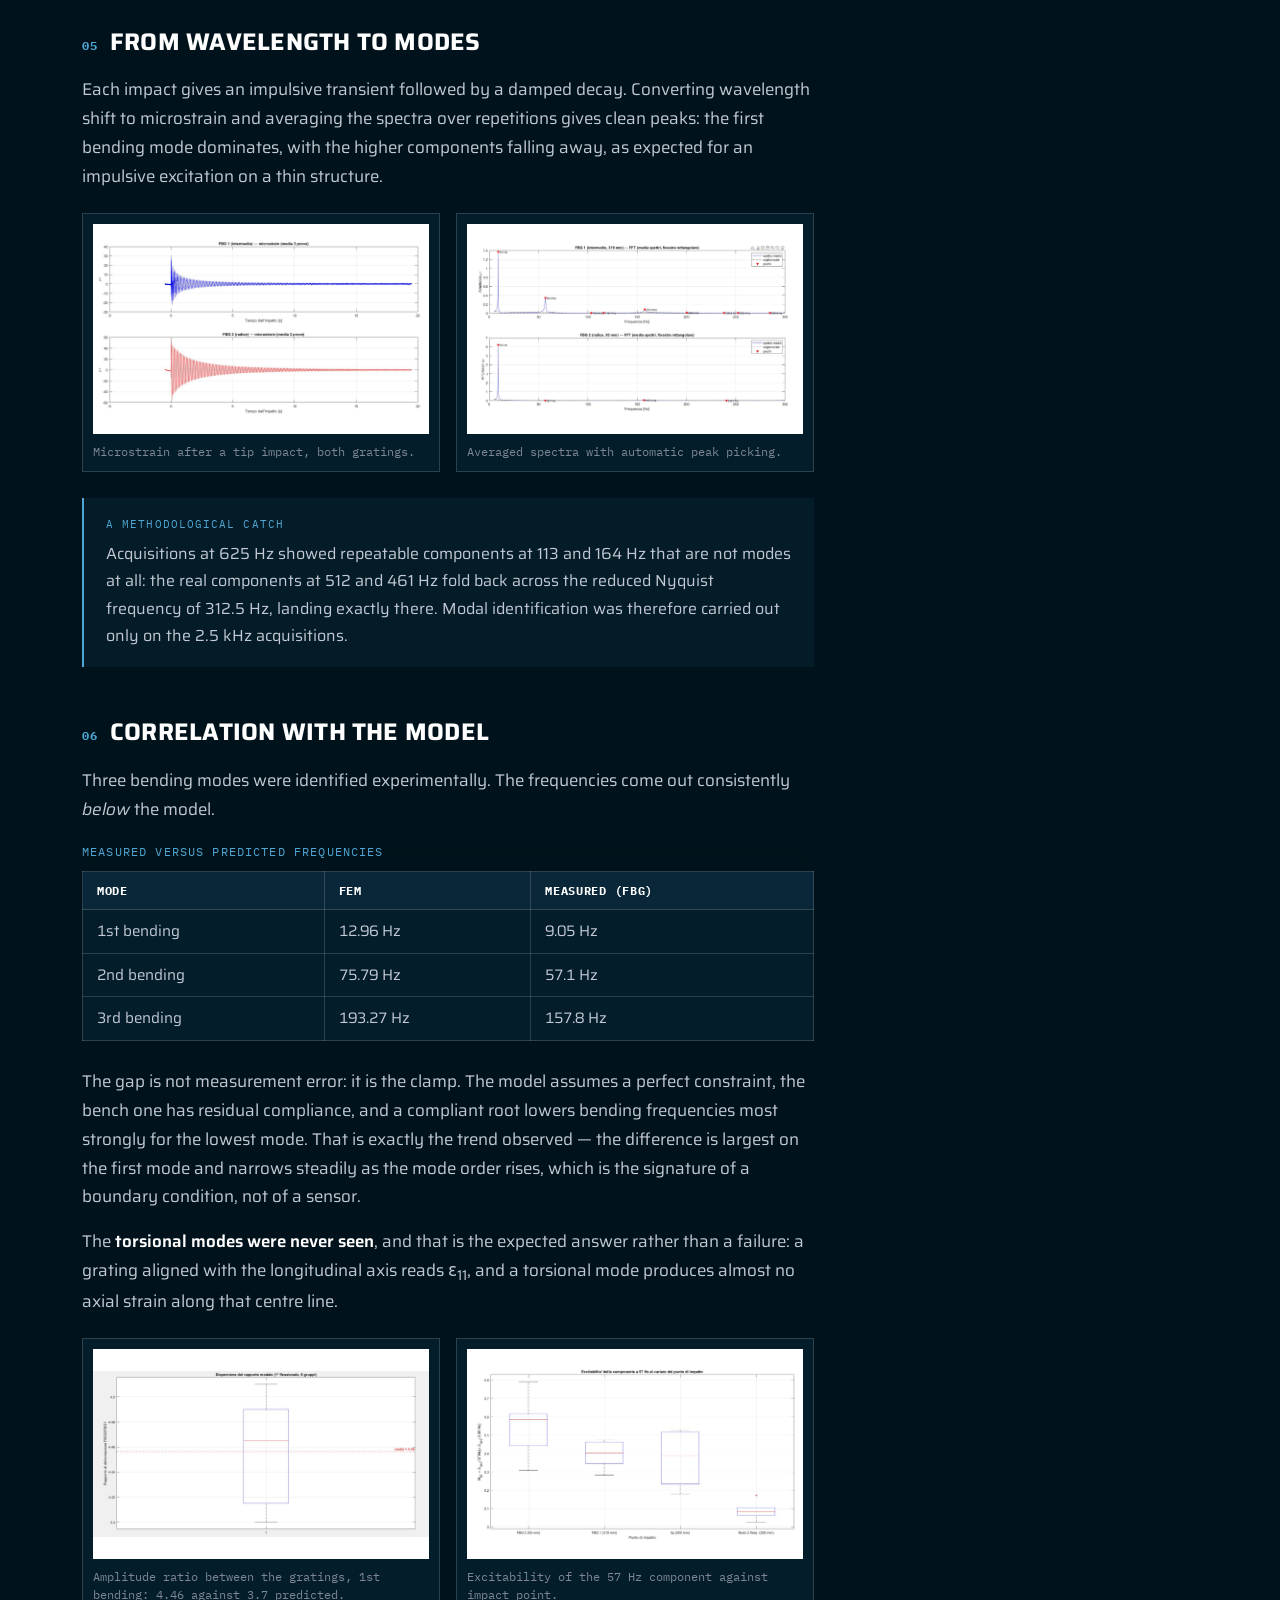
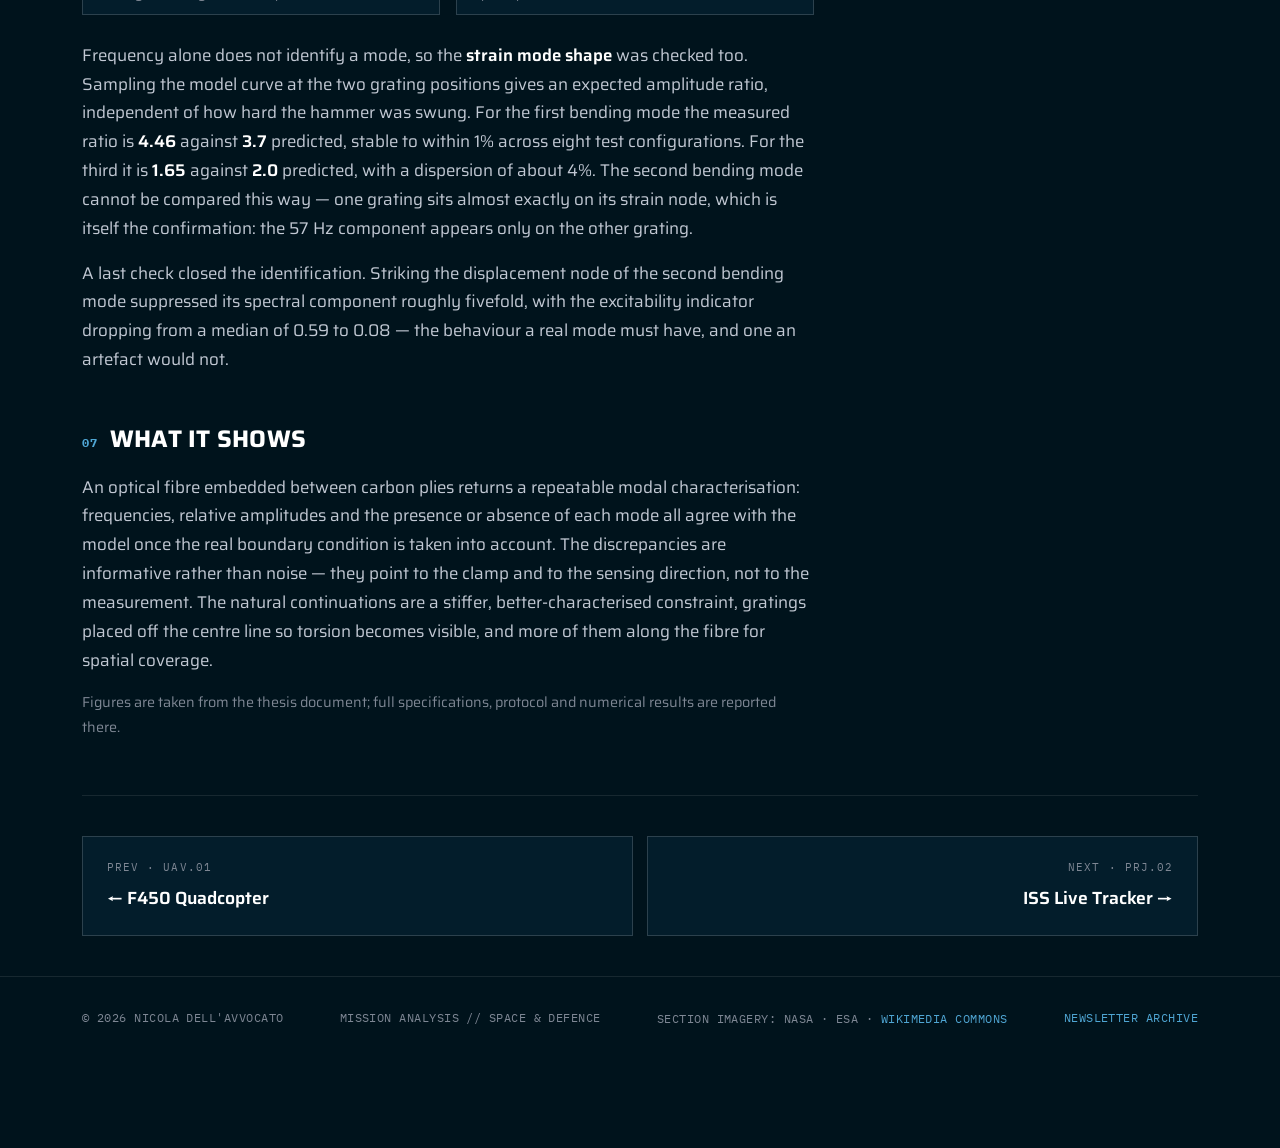
<file: work-fbg.html>
<!DOCTYPE html>
<html lang="en">
<head>
<meta charset="UTF-8">
<meta name="viewport" content="width=device-width, initial-scale=1.0">
<title>Embedded FBG Sensors for SHM of CFRP Sandwich Structures — Thesis · Nicola Dell'Avvocato</title>
<meta name="description" content="PRJ.01 — BSc thesis: Fibre Bragg Grating (FBG) sensors embedded in a CFRP sandwich sample for structural health monitoring — Abaqus/CAE modal model and impact-hammer testing with FFT analysis in MATLAB.">
<meta property="og:title" content="Embedded FBG Sensors for SHM of CFRP Sandwich Structures">
<meta property="og:description" content="BSc thesis — embedded optical strain sensing and modal testing of composite sandwich structures.">
<meta property="og:type" content="article">
<link rel="preconnect" href="https://fonts.googleapis.com">
<link rel="preconnect" href="https://fonts.gstatic.com" crossorigin>
<link href="https://fonts.googleapis.com/css2?family=Saira:wght@400;500;600;700;800&family=IBM+Plex+Mono:wght@400;500&display=swap" rel="stylesheet">
<link rel="icon" href="images/favicon-32.png" sizes="32x32" type="image/png">
<link rel="apple-touch-icon" href="images/favicon-180.png">
<meta name="theme-color" content="#00131C">
<link rel="stylesheet" href="styles.css">
</head>
<body>
<div id="scrollProgress" class="scroll-progress" aria-hidden="true"></div>

<a class="skip" href="#main">Skip to content</a>

<!-- ============ NAV ============ -->
<header class="nav">
  <div class="container nav-inner">
    <a class="brand" href="index.html" aria-label="Nicola Dell'Avvocato — home"><img class="brandmark" src="images/logo.png" alt="" width="600" height="491" decoding="async"></a>
    <nav class="nav-links" id="navLinks" aria-label="Primary">
      <div class="nav-item has-drop">
        <button type="button" class="drop-trigger" aria-haspopup="true" aria-expanded="false">live <span class="caret" aria-hidden="true"></span></button>
        <div class="dropdown" role="menu">
          <a role="menuitem" href="live.html#iss">ISS Live Tracker</a>
          <a role="menuitem" href="live.html#launch">Next Launch</a>
          <a role="menuitem" href="live.html#crew">Who's in Space</a>
          <a role="menuitem" href="live.html#asteroids">Near-Earth Asteroids</a>
          <a role="menuitem" href="live.html#weather">Space Weather</a>
          <a role="menuitem" href="live.html#apod">Picture of the Day</a>
          <a role="menuitem" href="live.html#epic">Earth from Space</a>
          <a role="menuitem" href="live.html#sat">Satellite Tracker</a>
          <a role="menuitem" href="live.html#copernicus">Air Quality Map</a>
          <a role="menuitem" class="drop-all" href="live.html">All feeds →</a>
        </div>
      </div>
      <div class="nav-item has-drop">
        <button type="button" class="drop-trigger" aria-haspopup="true" aria-expanded="false">work <span class="caret" aria-hidden="true"></span></button>
        <div class="dropdown" role="menu">
          <a role="menuitem" href="work-f450.html">F450 · AI Mission Interface</a>
          <a role="menuitem" class="active" aria-current="page" href="work-fbg.html">FBG · CFRP Thesis</a>
          <a role="menuitem" class="drop-all" href="index.html#work">All work →</a>
        </div>
      </div>
      <a href="timeline.html">timeline</a>
      <a href="archive.html">archive</a>
      <a href="index.html#contact">contact</a>
    </nav>
    <div class="nav-right"><span class="dot"></span>OPEN TO ROLES · 2026</div>
    <button class="nav-toggle" aria-label="Menu" aria-controls="navLinks" aria-expanded="false">
      <span></span><span></span><span></span>
    </button>
  </div>
</header>

<main id="main">

<!-- ============ PROJECT HERO ============ -->
<section class="proj-hero cf">
  <div class="container">
    <a class="breadcrumb" href="index.html#work">← All work</a>
    <div class="desig">PRJ.01</div>
    <h1>Embedded FBG Sensors for SHM of CFRP Sandwich Structures</h1>
    <p class="pmeta">BSc thesis · Politecnico di Torino · June 2026 · Embedded sensing &amp; modal testing</p>
    <div class="toolset">
      <span>FBG</span><span>CFRP sandwich</span><span>Abaqus/CAE</span><span>Impact hammer</span><span>MATLAB</span><span>FFT</span>
    </div>
  </div>
</section>

<!-- ============ KEY FIGURES ============ -->
<section class="statstrip bg-myrsky">
  <div class="container">
    <div class="stats">
      <div class="stat reveal"><div class="sv" data-count="5">5</div><div class="sl">modes extracted from the FEM</div></div>
      <div class="stat reveal"><div class="sv" data-count="2">2</div><div class="sl">FBG gratings on one fibre</div></div>
      <div class="stat reveal"><div class="sv" data-count="2.5" data-suffix=" kHz" data-decimals="1">2.5 kHz</div><div class="sl">sampling rate used for modal ID</div></div>
      <div class="stat reveal"><div class="sv" data-count="24">24</div><div class="sl">impact acquisitions processed</div></div>
    </div>
  </div>
</section>

<!-- ============ PROJECT BODY ============ -->
<section class="proj-body bg-weave">
  <div class="container proj-grid">
    <article class="proj-main">
      <p class="lead reveal">My bachelor's thesis puts a <strong>Fibre Bragg Grating (FBG)</strong> optical fibre <strong>inside</strong> a <strong>CFRP sandwich panel</strong> and asks a direct question: can a fibre buried between the carbon plies measure the dynamic behaviour of the structure well enough to be compared, mode by mode, with a finite element model?</p>

      <h2 class="reveal"><span class="hx">01</span> Why embedded optical sensing</h2>
      <p class="reveal">Composite structures carry aerospace loads at low mass, but their damage modes develop internally and are not always visible from the surface. Instrumenting a structure so that its condition can be read continuously is the aim of <strong>structural health monitoring</strong>, and optical fibres are well suited to it: light, immune to electromagnetic interference, multiplexable along a single fibre, and thin enough to be laid between plies instead of bonded on top.</p>
      <p class="reveal">A grating inscribed in the fibre reflects a narrow band centred on its Bragg wavelength; strain shifts that wavelength. Reading the shift turns the fibre into a strain sensor that sits where the strain actually is.</p>

      <h2 class="reveal"><span class="hx">02</span> Specimen and embedded fibre</h2>
      <p class="reveal">The specimen is a CFRP panel with an optical fibre carrying <strong>two gratings</strong> laid between the plies during lay-up, at <strong>93 mm</strong> and <strong>319 mm</strong> from the root. The two are distinguished by their rest wavelengths, approximately <strong>1546 nm</strong> and <strong>1562 nm</strong>, so a single fibre and a single channel read both positions.</p>
      <div class="figgrid two reveal">
        <figure class="fig photo"><img src="images/thesis/specimen.jpg" alt="The finished CFRP specimen with the optical fibre pigtail and connector" loading="lazy" width="960" height="1280">
          <figcaption>The finished panel. The fibre leaves the laminate at the root and ends in the optical connector.</figcaption></figure>
        <figure class="fig"><img src="images/thesis/layup.jpg" alt="Lay-up of the composite plies with the optical fibre positioned between them" loading="lazy" width="1182" height="655">
          <figcaption>Lay-up: the fibre is positioned between the plies before the bag goes on.</figcaption></figure>
      </div>

      <h2 class="reveal"><span class="hx">03</span> Finite element model</h2>
      <p class="reveal">Before testing, the panel was modelled in <strong>Abaqus/CAE</strong> as a cantilever: a perfect clamp at the short edge, <strong>S4R shell elements</strong> on a regular 5&nbsp;&times;&nbsp;5&nbsp;mm seeding — 2000 elements, 2121 nodes — and a linear perturbation frequency step solved with <strong>Lanczos</strong> for the first five modes.</p>
      <div class="figgrid three reveal">
        <figure class="fig"><img src="images/thesis/mesh.jpg" alt="Finite element mesh of the panel in Abaqus" loading="lazy" width="1182" height="647">
          <figcaption>Mesh: 2000 S4R shell elements.</figcaption></figure>
        <figure class="fig"><img src="images/thesis/mode1-displacement.jpg" alt="Contour plot of the displacement field for the first bending mode" loading="lazy" width="1187" height="663">
          <figcaption>Displacement field, 1st bending (12.96 Hz).</figcaption></figure>
        <figure class="fig"><img src="images/thesis/mode1-strain.jpg" alt="Contour plot of the longitudinal strain for the first bending mode" loading="lazy" width="1182" height="665">
          <figcaption>Strain field &epsilon;<sub>11</sub>, 1st bending.</figcaption></figure>
      </div>
      <div class="dtable reveal">
        <table>
          <caption>Natural frequencies predicted by the model</caption>
          <thead><tr><th>Mode</th><th>Type</th><th>Frequency</th></tr></thead>
          <tbody>
            <tr><td>1</td><td>1st bending</td><td>12.96 Hz</td></tr>
            <tr><td>2</td><td>1st torsional</td><td>54.01 Hz</td></tr>
            <tr><td>3</td><td>2nd bending</td><td>75.79 Hz</td></tr>
            <tr><td>4</td><td>2nd torsional</td><td>168.30 Hz</td></tr>
            <tr><td>5</td><td>3rd bending</td><td>193.27 Hz</td></tr>
          </tbody>
        </table>
      </div>
      <p class="reveal">The model does more than predict frequencies. Extracting &epsilon;<sub>11</sub> along a path on the longitudinal mid-line tells where each mode puts its strain, and therefore which modes the two gratings can be expected to see at all — a prediction the experiment could then confirm or contradict.</p>

      <h2 class="reveal"><span class="hx">04</span> Test setup</h2>
      <p class="reveal">The panel was clamped as a cantilever on the bench and excited with an <strong>impact hammer</strong> at four points, while a <strong>SmartScan optical interrogator</strong> recorded the Bragg wavelength of both gratings. An experimental modal test, run with an optical sensor inside the structure instead of accelerometers on its surface.</p>
      <div class="figgrid three reveal">
        <figure class="fig photo"><img src="images/thesis/test-setup.jpg" alt="The specimen clamped as a cantilever on the test bench" loading="lazy" width="960" height="1280">
          <figcaption>The panel clamped as a cantilever.</figcaption></figure>
        <figure class="fig"><img src="images/thesis/interrogator.jpg" alt="SmartScan optical interrogator used to read the gratings" loading="lazy" width="442" height="362">
          <figcaption>The SmartScan optical interrogator.</figcaption></figure>
        <figure class="fig"><img src="images/thesis/sensor-layout.jpg" alt="Diagram of the two grating positions along the panel" loading="lazy" width="870" height="307">
          <figcaption>Grating positions: 93 mm and 319 mm from the root.</figcaption></figure>
      </div>

      <h2 class="reveal"><span class="hx">05</span> From wavelength to modes</h2>
      <p class="reveal">Each impact gives an impulsive transient followed by a damped decay. Converting wavelength shift to microstrain and averaging the spectra over repetitions gives clean peaks: the first bending mode dominates, with the higher components falling away, as expected for an impulsive excitation on a thin structure.</p>
      <div class="figgrid two reveal">
        <figure class="fig"><img src="images/thesis/microstrain.jpg" alt="Microstrain time histories measured by the two gratings after a tip impact" loading="lazy" width="1400" height="740">
          <figcaption>Microstrain after a tip impact, both gratings.</figcaption></figure>
        <figure class="fig"><img src="images/thesis/fft-peaks.jpg" alt="Amplitude spectra of the microstrain with automatic peak picking" loading="lazy" width="1400" height="721">
          <figcaption>Averaged spectra with automatic peak picking.</figcaption></figure>
      </div>
      <div class="callout reveal">
        <div class="lab">A methodological catch</div>
        <p>Acquisitions at 625 Hz showed repeatable components at 113 and 164 Hz that are not modes at all: the real components at 512 and 461 Hz fold back across the reduced Nyquist frequency of 312.5 Hz, landing exactly there. Modal identification was therefore carried out only on the 2.5 kHz acquisitions.</p>
      </div>

      <h2 class="reveal"><span class="hx">06</span> Correlation with the model</h2>
      <p class="reveal">Three bending modes were identified experimentally. The frequencies come out consistently <em>below</em> the model.</p>
      <div class="dtable reveal">
        <table>
          <caption>Measured versus predicted frequencies</caption>
          <thead><tr><th>Mode</th><th>FEM</th><th>Measured (FBG)</th></tr></thead>
          <tbody>
            <tr><td>1st bending</td><td>12.96 Hz</td><td>9.05 Hz</td></tr>
            <tr><td>2nd bending</td><td>75.79 Hz</td><td>57.1 Hz</td></tr>
            <tr><td>3rd bending</td><td>193.27 Hz</td><td>157.8 Hz</td></tr>
          </tbody>
        </table>
      </div>
      <p class="reveal">The gap is not measurement error: it is the clamp. The model assumes a perfect constraint, the bench one has residual compliance, and a compliant root lowers bending frequencies most strongly for the lowest mode. That is exactly the trend observed — the difference is largest on the first mode and narrows steadily as the mode order rises, which is the signature of a boundary condition, not of a sensor.</p>
      <p class="reveal">The <strong>torsional modes were never seen</strong>, and that is the expected answer rather than a failure: a grating aligned with the longitudinal axis reads &epsilon;<sub>11</sub>, and a torsional mode produces almost no axial strain along that centre line.</p>
      <div class="figgrid two reveal">
        <figure class="fig"><img src="images/thesis/modal-ratio.jpg" alt="Box plot of the amplitude ratio between the two gratings for the first bending mode" loading="lazy" width="1400" height="692">
          <figcaption>Amplitude ratio between the gratings, 1st bending: 4.46 against 3.7 predicted.</figcaption></figure>
        <figure class="fig"><img src="images/thesis/excitability.jpg" alt="Box plot of the excitability indicator as a function of impact point" loading="lazy" width="1400" height="714">
          <figcaption>Excitability of the 57 Hz component against impact point.</figcaption></figure>
      </div>
      <p class="reveal">Frequency alone does not identify a mode, so the <strong>strain mode shape</strong> was checked too. Sampling the model curve at the two grating positions gives an expected amplitude ratio, independent of how hard the hammer was swung. For the first bending mode the measured ratio is <strong>4.46</strong> against <strong>3.7</strong> predicted, stable to within 1% across eight test configurations. For the third it is <strong>1.65</strong> against <strong>2.0</strong> predicted, with a dispersion of about 4%. The second bending mode cannot be compared this way — one grating sits almost exactly on its strain node, which is itself the confirmation: the 57 Hz component appears only on the other grating.</p>
      <p class="reveal">A last check closed the identification. Striking the displacement node of the second bending mode suppressed its spectral component roughly fivefold, with the excitability indicator dropping from a median of 0.59 to 0.08 — the behaviour a real mode must have, and one an artefact would not.</p>

      <h2 class="reveal"><span class="hx">07</span> What it shows</h2>
      <p class="reveal">An optical fibre embedded between carbon plies returns a repeatable modal characterisation: frequencies, relative amplitudes and the presence or absence of each mode all agree with the model once the real boundary condition is taken into account. The discrepancies are informative rather than noise — they point to the clamp and to the sensing direction, not to the measurement. The natural continuations are a stiffer, better-characterised constraint, gratings placed off the centre line so torsion becomes visible, and more of them along the fibre for spatial coverage.</p>
      <p class="muted reveal">Figures are taken from the thesis document; full specifications, protocol and numerical results are reported there.</p>
    </article>

    <aside class="proj-aside">
      <div class="spec-block reveal">
        <div class="spec-top"><span>SPECIFICATION</span><span>PRJ.01</span></div>
        <dl>
          <div><dt>Type</dt><dd>BSc thesis</dd></div>
          <div><dt>Material</dt><dd>CFRP sandwich</dd></div>
          <div><dt>Sensing</dt><dd>Embedded FBG</dd></div>
          <div><dt>Wavelength</dt><dd>1546 / 1562 nm</dd></div>
          <div><dt>Positions</dt><dd>93 / 319 mm</dd></div>
          <div><dt>Model</dt><dd>Abaqus S4R</dd></div>
          <div><dt>Excitation</dt><dd>Impact hammer</dd></div>
          <div><dt>Sampling</dt><dd>2.5 kHz</dd></div>
          <div><dt>Analysis</dt><dd>MATLAB · FFT</dd></div>
          <div><dt>Institution</dt><dd>PoliTo</dd></div>
        </dl>
      </div>
    </aside>
  </div>

  <div class="container">
    <nav class="proj-nav" aria-label="Project navigation">
      <a class="pn" href="work-f450.html">
        <div class="k">Prev · UAV.01</div>
        <div class="t">← F450 Quadcopter</div>
      </a>
      <a class="pn next" href="work-iss.html">
        <div class="k">Next · PRJ.02</div>
        <div class="t">ISS Live Tracker →</div>
      </a>
    </nav>
  </div>
</section>

</main>

<footer class="foot">
  <div class="container foot-inner">
    <span>© <span data-year>2026</span> Nicola Dell'Avvocato</span>
    <span>Mission Analysis // Space &amp; Defence</span>
    <span class="credits">Section imagery: NASA · ESA · <a href="https://commons.wikimedia.org/" target="_blank" rel="noopener" style="color:var(--accent);text-decoration:none;">Wikimedia Commons</a></span>
    <span><a href="archive.html" style="color:var(--accent);text-decoration:none;">Newsletter archive</a></span>
  </div>
</footer>

<!-- ============ FLOATING QUICK-CONTACT DOCK ============ -->
<nav class="dock" aria-label="Quick contact">
  <a href="https://wa.me/393314380217" target="_blank" rel="noopener" aria-label="WhatsApp">
    <span class="lbl">WhatsApp</span>
    <svg viewBox="0 0 24 24" fill="currentColor"><path d="M12 2a10 10 0 0 0-8.6 15.1L2 22l5.1-1.3A10 10 0 1 0 12 2Zm0 18a8 8 0 0 1-4.1-1.1l-.3-.2-3 .8.8-2.9-.2-.3A8 8 0 1 1 12 20Zm4.4-5.6c-.2-.1-1.4-.7-1.6-.8-.2-.1-.4-.1-.5.1l-.7.9c-.1.2-.3.2-.5.1a6.5 6.5 0 0 1-1.9-1.2 7.2 7.2 0 0 1-1.3-1.7c-.1-.2 0-.4.1-.5l.4-.5c.1-.1.1-.3 0-.4l-.7-1.7c-.2-.5-.4-.4-.5-.4h-.5c-.2 0-.4.1-.6.3a2.7 2.7 0 0 0-.8 2c0 1.2.9 2.4 1 2.5.1.2 1.7 2.7 4.2 3.7 1.6.6 2.2.7 2.9.6.5-.1 1.4-.6 1.6-1.1.2-.6.2-1 .1-1.1l-.4-.2Z"/></svg>
  </a>
  <a href="https://mail.google.com/mail/?view=cm&amp;fs=1&amp;to=nicoladellavvocato@gmail.com&amp;su=Hello%20Nicola" target="_blank" rel="noopener" aria-label="Gmail">
    <span class="lbl">Gmail</span>
    <svg viewBox="0 0 24 24" fill="none" stroke="currentColor" stroke-width="1.6"><rect x="3" y="5" width="18" height="14" rx="1.5"/><path d="M3 6l9 7 9-7"/></svg>
  </a>
  <a href="https://instagram.com/nic.avv" target="_blank" rel="noopener" aria-label="Instagram">
    <span class="lbl">Instagram</span>
    <svg viewBox="0 0 24 24" fill="none" stroke="currentColor" stroke-width="1.6"><rect x="3" y="3" width="18" height="18" rx="5"/><circle cx="12" cy="12" r="4"/><circle cx="17.2" cy="6.8" r="1" fill="currentColor" stroke="none"/></svg>
  </a>
</nav>

<script src="main.js" defer></script>
</body>
</html>
</file>
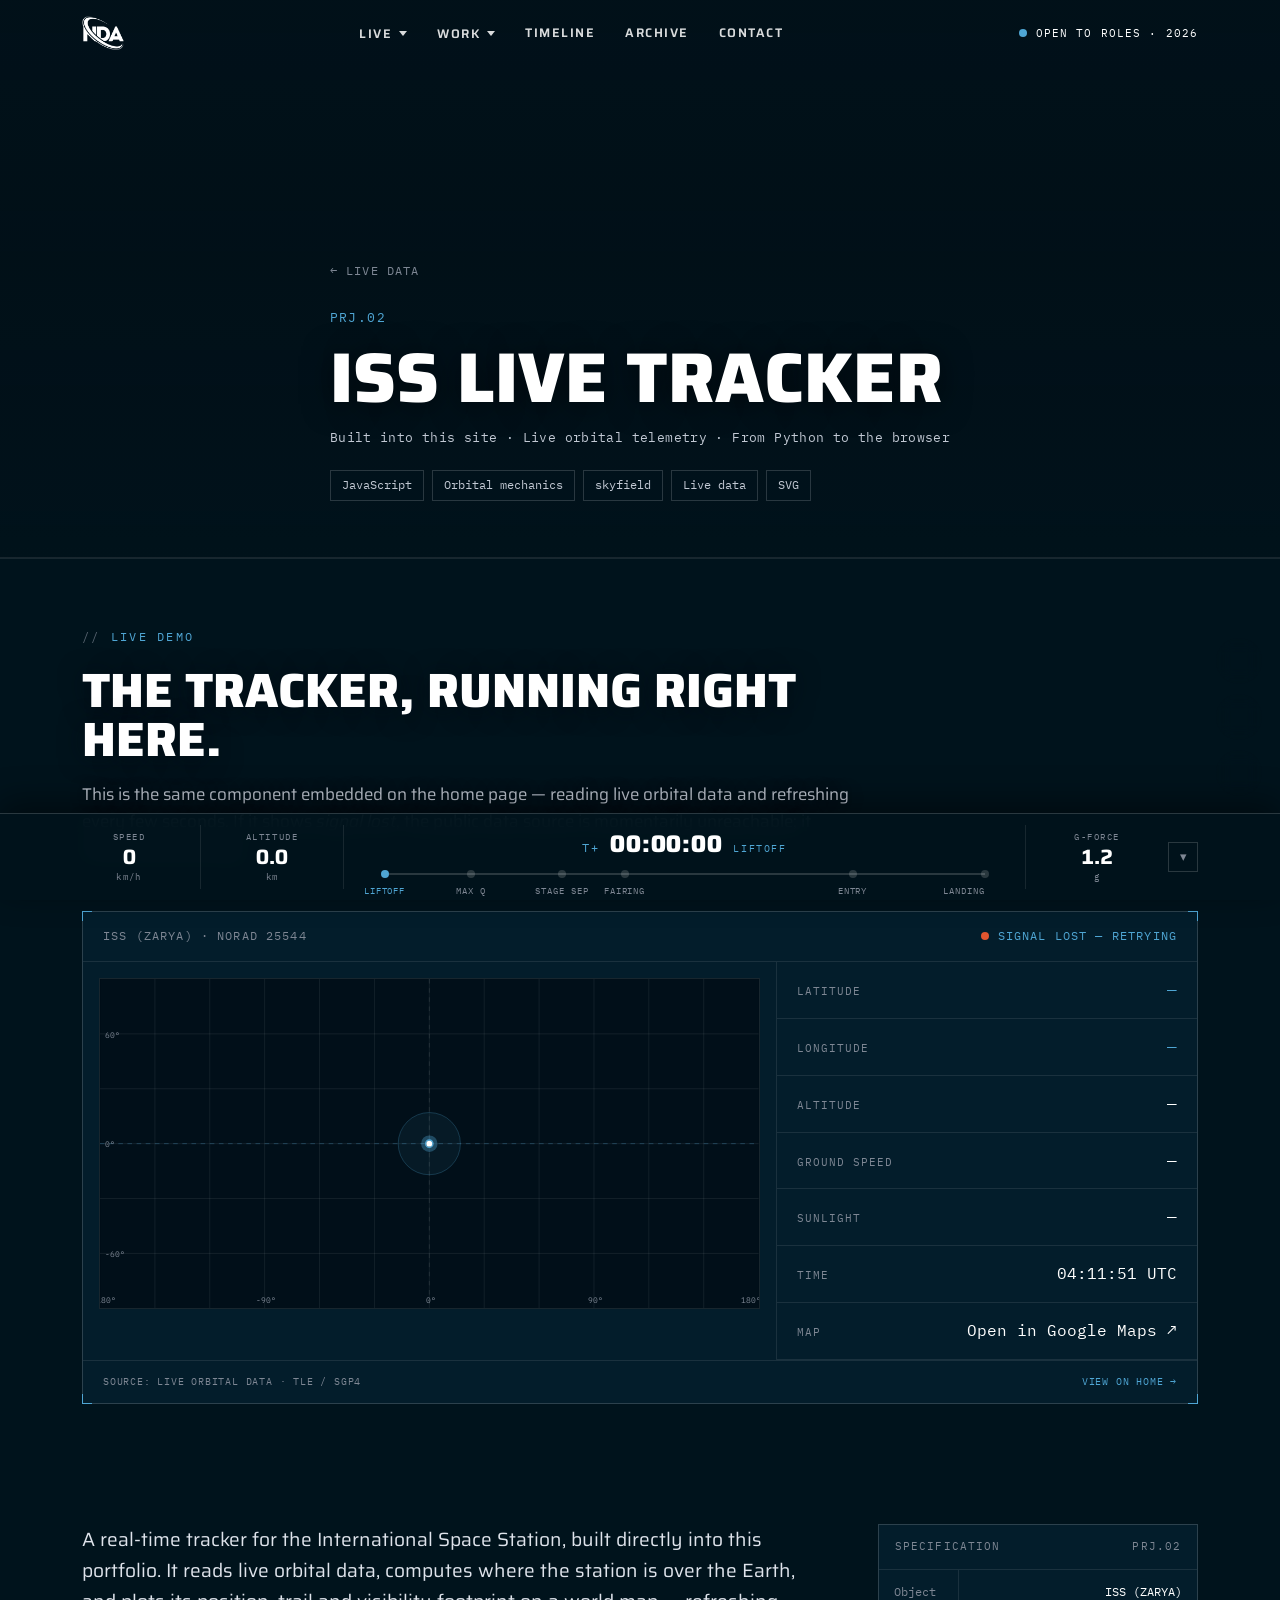
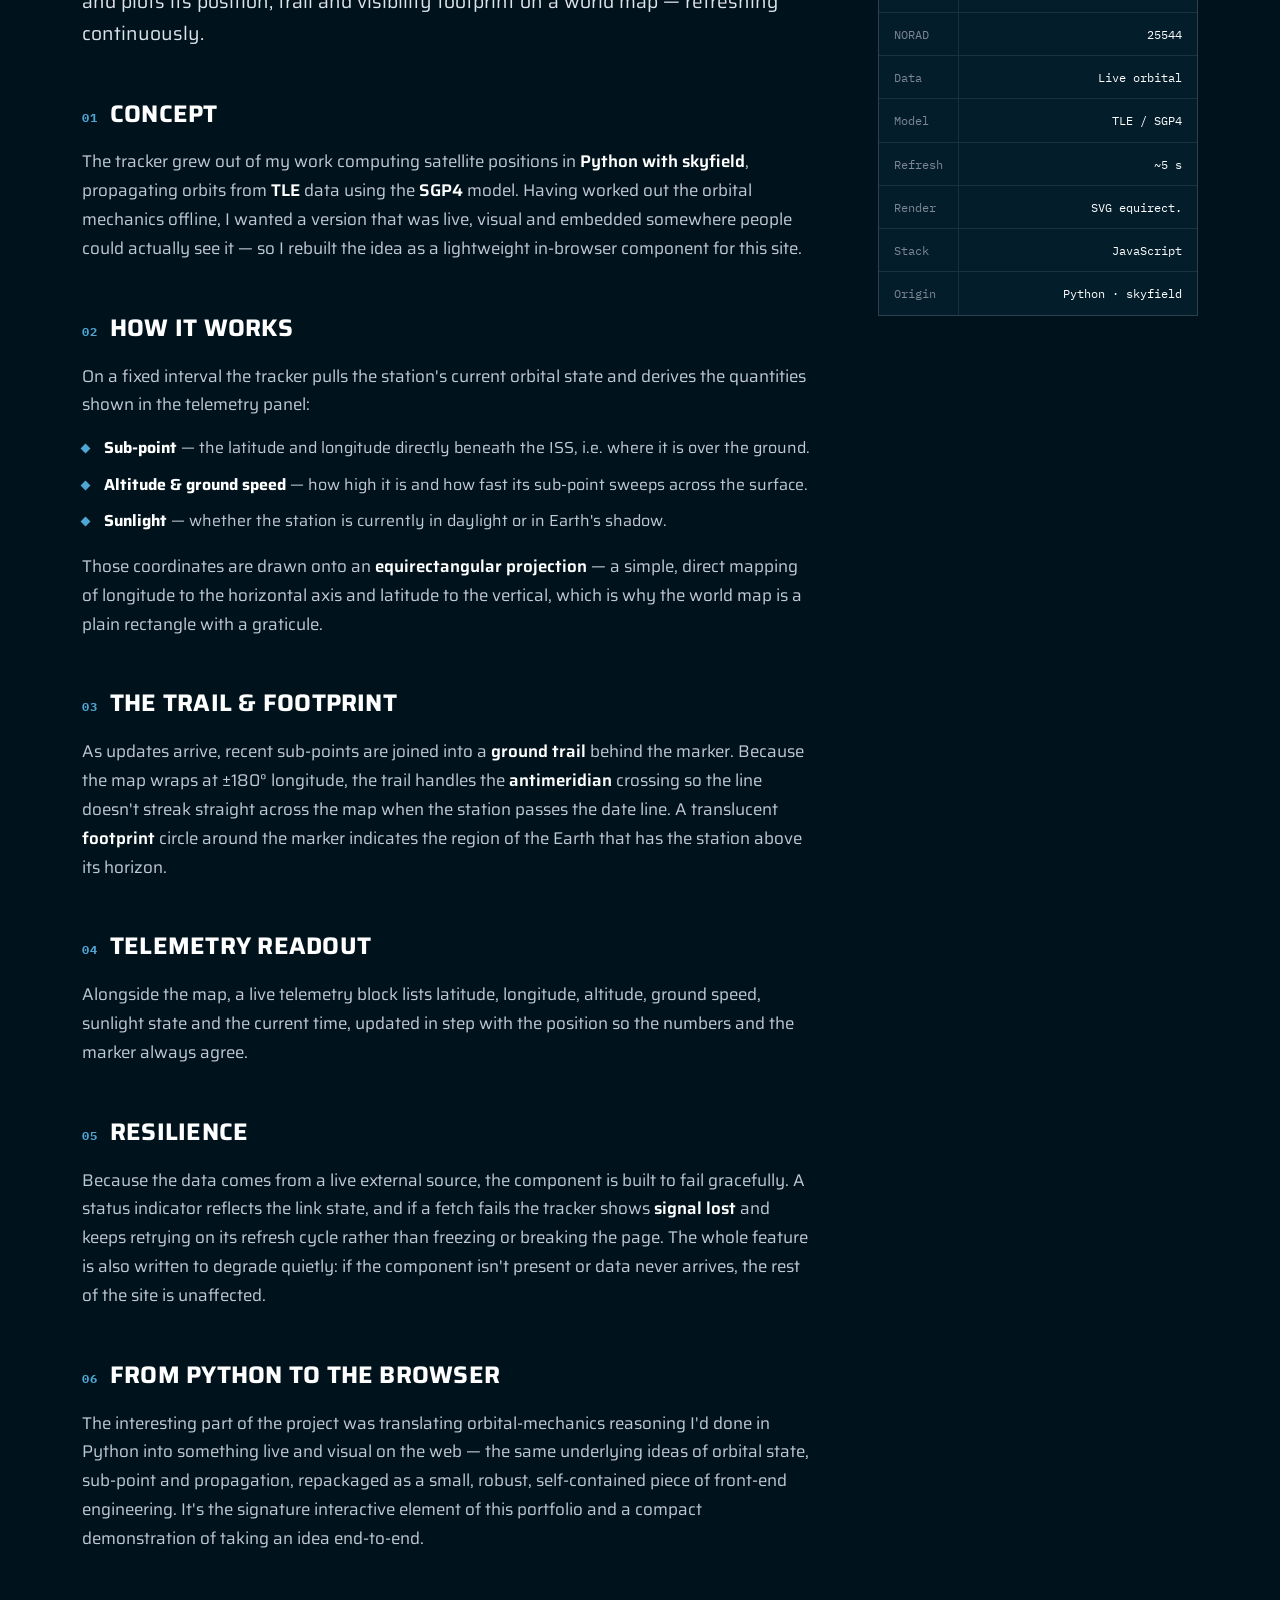
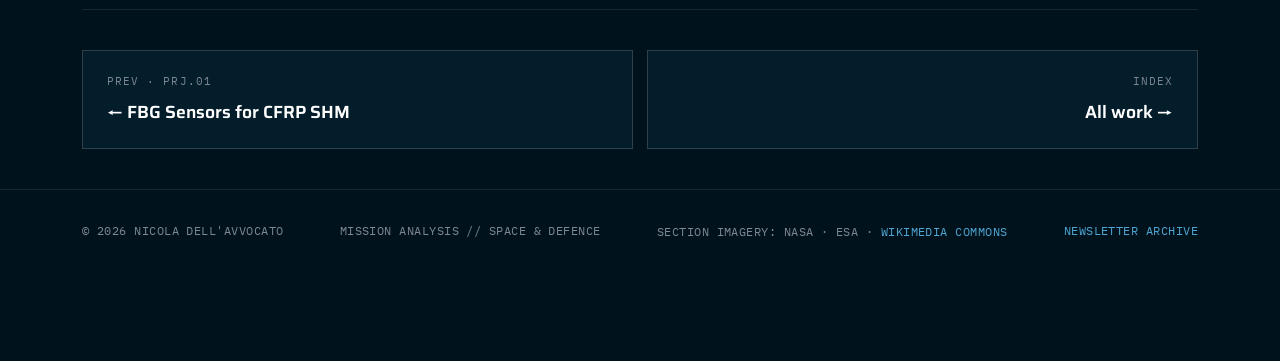
<file: work-iss.html>
<!DOCTYPE html>
<html lang="en">
<head>
<meta charset="UTF-8">
<meta name="viewport" content="width=device-width, initial-scale=1.0">
<title>ISS Live Tracker — How it works · Nicola Dell'Avvocato</title>
<meta name="description" content="PRJ.02 — a real-time ISS tracker built into this site: live orbital data, sub-point computation, equirectangular projection, ground trail and footprint. Grew out of satellite-position work in Python with skyfield.">
<meta property="og:title" content="ISS Live Tracker — How it works">
<meta property="og:description" content="Real-time orbital telemetry, from Python skyfield experiments to a live in-browser tracker.">
<meta property="og:type" content="article">
<link rel="preconnect" href="https://fonts.googleapis.com">
<link rel="preconnect" href="https://fonts.gstatic.com" crossorigin>
<link href="https://fonts.googleapis.com/css2?family=Saira:wght@400;500;600;700;800&family=IBM+Plex+Mono:wght@400;500&display=swap" rel="stylesheet">
<link rel="icon" href="images/favicon-32.png" sizes="32x32" type="image/png">
<link rel="apple-touch-icon" href="images/favicon-180.png">
<meta name="theme-color" content="#00131C">
<link rel="stylesheet" href="styles.css">
</head>
<body>
<div id="scrollProgress" class="scroll-progress" aria-hidden="true"></div>

<a class="skip" href="#main">Skip to content</a>

<!-- ============ NAV ============ -->
<header class="nav">
  <div class="container nav-inner">
    <a class="brand" href="index.html" aria-label="Nicola Dell'Avvocato — home"><img class="brandmark" src="images/logo.png" alt="" width="600" height="491" decoding="async"></a>
    <nav class="nav-links" id="navLinks" aria-label="Primary">
      <div class="nav-item has-drop">
        <button type="button" class="drop-trigger" aria-haspopup="true" aria-expanded="false">live <span class="caret" aria-hidden="true"></span></button>
        <div class="dropdown" role="menu">
          <a role="menuitem" href="live.html#iss">ISS Live Tracker</a>
          <a role="menuitem" href="live.html#launch">Next Launch</a>
          <a role="menuitem" href="live.html#crew">Who's in Space</a>
          <a role="menuitem" href="live.html#asteroids">Near-Earth Asteroids</a>
          <a role="menuitem" href="live.html#weather">Space Weather</a>
          <a role="menuitem" href="live.html#apod">Picture of the Day</a>
          <a role="menuitem" href="live.html#epic">Earth from Space</a>
          <a role="menuitem" href="live.html#sat">Satellite Tracker</a>
          <a role="menuitem" href="live.html#copernicus">Air Quality Map</a>
          <a role="menuitem" class="drop-all" href="live.html">All feeds →</a>
        </div>
      </div>
      <div class="nav-item has-drop">
        <button type="button" class="drop-trigger" aria-haspopup="true" aria-expanded="false">work <span class="caret" aria-hidden="true"></span></button>
        <div class="dropdown" role="menu">
          <a role="menuitem" href="work-f450.html">F450 · AI Mission Interface</a>
          <a role="menuitem" href="work-fbg.html">FBG · CFRP Thesis</a>
          <a role="menuitem" class="drop-all" href="index.html#work">All work →</a>
        </div>
      </div>
      <a href="timeline.html">timeline</a>
      <a href="archive.html">archive</a>
      <a href="index.html#contact">contact</a>
    </nav>
    <div class="nav-right"><span class="dot"></span>OPEN TO ROLES · 2026</div>
    <button class="nav-toggle" aria-label="Menu" aria-controls="navLinks" aria-expanded="false">
      <span></span><span></span><span></span>
    </button>
  </div>
</header>

<main id="main">

<!-- ============ PROJECT HERO ============ -->
<section class="proj-hero cupola">
  <div class="container">
    <a class="breadcrumb" href="live.html#iss">← Live data</a>
    <div class="desig">PRJ.02</div>
    <h1>ISS Live Tracker</h1>
    <p class="pmeta">Built into this site · Live orbital telemetry · From Python to the browser</p>
    <div class="toolset">
      <span>JavaScript</span><span>Orbital mechanics</span><span>skyfield</span><span>Live data</span><span>SVG</span>
    </div>
  </div>
</section>

<!-- ============ LIVE DEMO (same component as the home page) ============ -->
<section class="block" id="tracker" style="padding-top:64px;">
  <div class="container">
    <div class="block-head reveal">
      <span class="eyebrow">Live demo</span>
      <h2>The tracker, running right here.</h2>
      <p>This is the same component embedded on the home page — reading live orbital data and refreshing every few seconds. If it shows <em>signal lost</em>, the public data source is momentarily unreachable; it retries automatically.</p>
    </div>

    <div class="panel reveal">
      <span class="corner tl"></span><span class="corner tr"></span><span class="corner bl"></span><span class="corner br"></span>
      <div class="panel-head">
        <span>ISS (ZARYA) · NORAD 25544</span>
        <span class="live-ind"><span id="issDot"></span><span id="issState">ACQUIRING</span></span>
      </div>
      <div class="tracker-body">
        <div class="map-wrap">
          <svg id="issMap" viewBox="0 0 720 360" role="img" aria-label="World map showing the live ISS position">
            <rect class="map-bg" x="0" y="0" width="720" height="360"/>
            <image class="map-img" id="issMapImg" x="0" y="0" width="720" height="360" preserveAspectRatio="none" href="https://commons.wikimedia.org/wiki/Special:FilePath/Land%20ocean%20ice%20cloud%20hires.jpg?width=1600"/>
            <rect class="map-scrim" x="0" y="0" width="720" height="360"/>
            <g class="grat" id="grat"></g>
            <line class="equator" x1="0" y1="180" x2="720" y2="180"/>
            <line class="meridian" x1="360" y1="0" x2="360" y2="360"/>
            <g class="maplab" id="maplab"></g>
            <path id="issTrail" class="trail" d=""/>
            <g id="issMarker" transform="translate(360 180)">
              <circle id="issFoot" class="foot" r="34"/>
              <circle class="m-glow" r="9"/>
              <circle class="m-ping" r="4"/>
              <circle class="m-core" r="3.2"/>
            </g>
          </svg>
        </div>
        <div class="telem">
          <div class="trow"><span class="k">Latitude</span><span class="v acc" id="lat">—</span></div>
          <div class="trow"><span class="k">Longitude</span><span class="v acc" id="lon">—</span></div>
          <div class="trow"><span class="k">Altitude</span><span class="v" id="alt">—</span></div>
          <div class="trow"><span class="k">Ground speed</span><span class="v" id="vel">—</span></div>
          <div class="trow"><span class="k">Sunlight</span><span class="v" id="vis">—</span></div>
          <div class="trow"><span class="k">Time</span><span class="v" id="utc">—</span></div>
          <div class="trow"><span class="k">Map</span><a class="v maplink" id="issMapLink" href="https://www.google.com/maps" target="_blank" rel="noopener">Open in Google Maps ↗</a></div>
        </div>
      </div>
      <div class="panel-foot">
        <span>Source: live orbital data · TLE / SGP4</span>
        <span><a href="index.html#tracker" style="color:var(--accent);text-decoration:none;">View on home →</a></span>
      </div>
    </div>
  </div>
</section>

<!-- ============ PROJECT BODY ============ -->
<section class="proj-body bg-cubesat" style="padding-top:24px;">
  <div class="container proj-grid">
    <article class="proj-main">
      <p class="lead reveal">A real-time tracker for the International Space Station, built directly into this portfolio. It reads live orbital data, computes where the station is over the Earth, and plots its position, trail and visibility footprint on a world map — refreshing continuously.</p>

      <h2 class="reveal"><span class="hx">01</span> Concept</h2>
      <p class="reveal">The tracker grew out of my work computing satellite positions in <strong>Python with skyfield</strong>, propagating orbits from <strong>TLE</strong> data using the <strong>SGP4</strong> model. Having worked out the orbital mechanics offline, I wanted a version that was live, visual and embedded somewhere people could actually see it — so I rebuilt the idea as a lightweight in-browser component for this site.</p>

      <h2 class="reveal"><span class="hx">02</span> How it works</h2>
      <p class="reveal">On a fixed interval the tracker pulls the station's current orbital state and derives the quantities shown in the telemetry panel:</p>
      <ul class="reveal">
        <li><strong>Sub-point</strong> — the latitude and longitude directly beneath the ISS, i.e. where it is over the ground.</li>
        <li><strong>Altitude &amp; ground speed</strong> — how high it is and how fast its sub-point sweeps across the surface.</li>
        <li><strong>Sunlight</strong> — whether the station is currently in daylight or in Earth's shadow.</li>
      </ul>
      <p class="reveal">Those coordinates are drawn onto an <strong>equirectangular projection</strong> — a simple, direct mapping of longitude to the horizontal axis and latitude to the vertical, which is why the world map is a plain rectangle with a graticule.</p>

      <h2 class="reveal"><span class="hx">03</span> The trail &amp; footprint</h2>
      <p class="reveal">As updates arrive, recent sub-points are joined into a <strong>ground trail</strong> behind the marker. Because the map wraps at ±180° longitude, the trail handles the <strong>antimeridian</strong> crossing so the line doesn't streak straight across the map when the station passes the date line. A translucent <strong>footprint</strong> circle around the marker indicates the region of the Earth that has the station above its horizon.</p>

      <h2 class="reveal"><span class="hx">04</span> Telemetry readout</h2>
      <p class="reveal">Alongside the map, a live telemetry block lists latitude, longitude, altitude, ground speed, sunlight state and the current time, updated in step with the position so the numbers and the marker always agree.</p>

      <h2 class="reveal"><span class="hx">05</span> Resilience</h2>
      <p class="reveal">Because the data comes from a live external source, the component is built to fail gracefully. A status indicator reflects the link state, and if a fetch fails the tracker shows <strong>signal lost</strong> and keeps retrying on its refresh cycle rather than freezing or breaking the page. The whole feature is also written to degrade quietly: if the component isn't present or data never arrives, the rest of the site is unaffected.</p>

      <h2 class="reveal"><span class="hx">06</span> From Python to the browser</h2>
      <p class="reveal">The interesting part of the project was translating orbital-mechanics reasoning I'd done in Python into something live and visual on the web — the same underlying ideas of orbital state, sub-point and propagation, repackaged as a small, robust, self-contained piece of front-end engineering. It's the signature interactive element of this portfolio and a compact demonstration of taking an idea end-to-end.</p>
    </article>

    <aside class="proj-aside">
      <div class="spec-block reveal">
        <div class="spec-top"><span>SPECIFICATION</span><span>PRJ.02</span></div>
        <dl>
          <div><dt>Object</dt><dd>ISS (ZARYA)</dd></div>
          <div><dt>NORAD</dt><dd>25544</dd></div>
          <div><dt>Data</dt><dd>Live orbital</dd></div>
          <div><dt>Model</dt><dd>TLE / SGP4</dd></div>
          <div><dt>Refresh</dt><dd>~5 s</dd></div>
          <div><dt>Render</dt><dd>SVG equirect.</dd></div>
          <div><dt>Stack</dt><dd>JavaScript</dd></div>
          <div><dt>Origin</dt><dd>Python · skyfield</dd></div>
        </dl>
      </div>
    </aside>
  </div>

  <div class="container">
    <nav class="proj-nav" aria-label="Project navigation">
      <a class="pn" href="work-fbg.html">
        <div class="k">Prev · PRJ.01</div>
        <div class="t">← FBG Sensors for CFRP SHM</div>
      </a>
      <a class="pn next" href="index.html#work">
        <div class="k">Index</div>
        <div class="t">All work →</div>
      </a>
    </nav>
  </div>
</section>

</main>

<footer class="foot">
  <div class="container foot-inner">
    <span>© <span data-year>2026</span> Nicola Dell'Avvocato</span>
    <span>Mission Analysis // Space &amp; Defence</span>
    <span class="credits">Section imagery: NASA · ESA · <a href="https://commons.wikimedia.org/" target="_blank" rel="noopener" style="color:var(--accent);text-decoration:none;">Wikimedia Commons</a></span>
    <span><a href="archive.html" style="color:var(--accent);text-decoration:none;">Newsletter archive</a></span>
  </div>
</footer>

<!-- ============ FLOATING QUICK-CONTACT DOCK ============ -->
<nav class="dock" aria-label="Quick contact">
  <a href="https://wa.me/393314380217" target="_blank" rel="noopener" aria-label="WhatsApp">
    <span class="lbl">WhatsApp</span>
    <svg viewBox="0 0 24 24" fill="currentColor"><path d="M12 2a10 10 0 0 0-8.6 15.1L2 22l5.1-1.3A10 10 0 1 0 12 2Zm0 18a8 8 0 0 1-4.1-1.1l-.3-.2-3 .8.8-2.9-.2-.3A8 8 0 1 1 12 20Zm4.4-5.6c-.2-.1-1.4-.7-1.6-.8-.2-.1-.4-.1-.5.1l-.7.9c-.1.2-.3.2-.5.1a6.5 6.5 0 0 1-1.9-1.2 7.2 7.2 0 0 1-1.3-1.7c-.1-.2 0-.4.1-.5l.4-.5c.1-.1.1-.3 0-.4l-.7-1.7c-.2-.5-.4-.4-.5-.4h-.5c-.2 0-.4.1-.6.3a2.7 2.7 0 0 0-.8 2c0 1.2.9 2.4 1 2.5.1.2 1.7 2.7 4.2 3.7 1.6.6 2.2.7 2.9.6.5-.1 1.4-.6 1.6-1.1.2-.6.2-1 .1-1.1l-.4-.2Z"/></svg>
  </a>
  <a href="https://mail.google.com/mail/?view=cm&amp;fs=1&amp;to=nicoladellavvocato@gmail.com&amp;su=Hello%20Nicola" target="_blank" rel="noopener" aria-label="Gmail">
    <span class="lbl">Gmail</span>
    <svg viewBox="0 0 24 24" fill="none" stroke="currentColor" stroke-width="1.6"><rect x="3" y="5" width="18" height="14" rx="1.5"/><path d="M3 6l9 7 9-7"/></svg>
  </a>
  <a href="https://instagram.com/nic.avv" target="_blank" rel="noopener" aria-label="Instagram">
    <span class="lbl">Instagram</span>
    <svg viewBox="0 0 24 24" fill="none" stroke="currentColor" stroke-width="1.6"><rect x="3" y="3" width="18" height="18" rx="5"/><circle cx="12" cy="12" r="4"/><circle cx="17.2" cy="6.8" r="1" fill="currentColor" stroke="none"/></svg>
  </a>
</nav>

<script src="main.js" defer></script>
</body>
</html>
</file>
<file: styles.css>
/* =================================================================
   Nicola Dell'Avvocato — portfolio
   Shared stylesheet. Mission-control identity:
   deep-space dark, Saira display + IBM Plex Mono utility, blue beacon.
   ================================================================= */

:root{
  --bg:#00131C;
  --panel:rgba(4,33,48,0.78);      /* frosted over section photos */
  --panel-solid:#042130;
  --panel-2:rgba(6,40,56,0.82);
  --line:rgba(255,255,255,0.09);
  --line-2:rgba(255,255,255,0.16);
  --t1:#FFFFFF;
  --t2:#C2C9D4;
  --t3:#7E8794;
  --accent:#4FA6D4;
  --accent-soft:rgba(79,166,212,0.16);
  --danger:#E2552F;
  --font-display:"Saira",system-ui,sans-serif;
  --font-body:"Saira",system-ui,sans-serif;
  --font-mono:"IBM Plex Mono",ui-monospace,monospace;
  --container:1180px;
  --read:780px;

  /* Section veil — keeps the photo visible (light veil) while text stays legible */
  --veil:linear-gradient(180deg,rgba(0,19,28,0.82) 0%,rgba(0,19,28,0.72) 42%,rgba(0,19,28,0.90) 100%);

  /* Section backgrounds — one image per section, never repeated.
     Public-domain and freely licensed photography (NASA / ESA / Wikimedia Commons)
     served through Wikimedia's stable Special:FilePath redirect, scaled to 1600px.
     Every section also has a dark fallback colour, so the layout still reads
     if an image fails to load. Credits are listed in the page footer. */
  --img-iss:url("https://commons.wikimedia.org/wiki/Special:FilePath/STS-134%20International%20Space%20Station%20after%20undocking.jpg?width=1600");
  --img-launch:url("https://commons.wikimedia.org/wiki/Special:FilePath/STS-107%20launch.jpg?width=1600");
  --img-earthrise:url("https://commons.wikimedia.org/wiki/Special:FilePath/NASA-Apollo8-Dec24-Earthrise.jpg?width=1600");
  --img-bluemarble:url("https://commons.wikimedia.org/wiki/Special:FilePath/The%20Earth%20seen%20from%20Apollo%2017.jpg?width=1600");
  --img-jet:url("https://commons.wikimedia.org/wiki/Special:FilePath/F-22%20Raptor%20-%20070713-F-0986R-003.jpg?width=1600");
  --img-night:url("https://commons.wikimedia.org/wiki/Special:FilePath/Sounding%20Rockets%20Launch%20from%20the%20Marshall%20Islands.JPG?width=1600");
  --img-drone:url("https://commons.wikimedia.org/wiki/Special:FilePath/MQ-9%20Reaper%20UAV.jpg?width=1600");
  --img-ariane:url("https://commons.wikimedia.org/wiki/Special:FilePath/Ariane%205%20with%20James%20Webb%20Space%20Telescope%20Prelaunch%20%28NHQ202112230012%29.jpg?width=1600");
  --img-webb:url("https://commons.wikimedia.org/wiki/Special:FilePath/James%20Webb%20Space%20Telescope%20Launch%20%28NHQ202112250005%29.jpg?width=1600");
  --img-webb2:url("https://commons.wikimedia.org/wiki/Special:FilePath/James%20Webb%20Space%20Telescope%20Launch%20%28NHQ202112250011%29.jpg?width=1600");
  --img-pad:url("https://commons.wikimedia.org/wiki/Special:FilePath/Ariane%205%20launch%20pad.jpg?width=1600");
  --img-fairing:url("https://commons.wikimedia.org/wiki/Special:FilePath/Ariane%205%20Payload%20Fairing%20Test.jpg?width=1600");
  --img-va208:url("https://commons.wikimedia.org/wiki/Special:FilePath/Ariane%205%20%28VA208%29%20%288218854876%29.jpg?width=1600");
  --img-esoc:url("https://commons.wikimedia.org/wiki/Special:FilePath/ESOC%20control%20room%20ESA253298.jpg?width=1600");
  --img-esoc2:url("https://commons.wikimedia.org/wiki/Special:FilePath/ESOC%20Main%20Control%20Room%20ESA204313.jpg?width=1600");
  --img-esoc3:url("https://commons.wikimedia.org/wiki/Special:FilePath/ESOC%20Main%20Control%20Room%20ESA193565.jpg?width=1600");
  --img-huygens:url("https://commons.wikimedia.org/wiki/Special:FilePath/ESOC%20Huygens%20Dedicated%20Control%20Room%20ESA193515.jpg?width=1600");
  --img-kourou:url("https://commons.wikimedia.org/wiki/Special:FilePath/Sentinel-2A%20satellite%20-%20Kourou%E2%80%99s%20control%20room.jpg?width=1600");
  --img-cubesat:url("https://commons.wikimedia.org/wiki/Special:FilePath/CubeSats%20launched%20by%20ISS%20Expedition%2033.jpg?width=1600");
  --img-qarman:url("https://commons.wikimedia.org/wiki/Special:FilePath/Qarman%20CubeSat%20deployed%20from%20ISS.jpg?width=1600");
  --img-deployer:url("https://commons.wikimedia.org/wiki/Special:FilePath/Iss060e001618%20NanoRack%20CubeSat%20Deployer.jpg?width=1600");
  --img-vega:url("https://commons.wikimedia.org/wiki/Special:FilePath/Ensemble%20de%20lancement%20Vega.jpg?width=1600");
  --img-vegasentinel:url("https://commons.wikimedia.org/wiki/Special:FilePath/Vega%20and%20Sentinel-2%20ready%20for%20launch.jpg?width=1600");
  --img-cupola:url("https://commons.wikimedia.org/wiki/Special:FilePath/ISS-43%20Earth%20view%20from%20the%20cupola%20onboard%20the%20ISS.jpg?width=1600");
  --img-cupola2:url("https://commons.wikimedia.org/wiki/Special:FilePath/ISS-43%20Cupola%20the%20360%20degree%20observation%20area.jpg?width=1600");
  --img-debris:url("https://commons.wikimedia.org/wiki/Special:FilePath/Space%20Debris%20Low%20Earth%20Orbit.png?width=1600");
  --img-weave:url("https://commons.wikimedia.org/wiki/Special:FilePath/Carbon%20fibre%20weave.jpg?width=1600");
  --img-myrsky:url("https://commons.wikimedia.org/wiki/Special:FilePath/VL%20Myrsky%20II%20wind%20tunnel%20model.jpg?width=1600");
  --img-kirsten:url("https://commons.wikimedia.org/wiki/Special:FilePath/Kirsten%20wind%20tunnel%2002A.jpg?width=1600");
  --img-tunnel:url("https://commons.wikimedia.org/wiki/Special:FilePath/Looking%20down%20the%20throat%20of%20a%20Wind%20Tunnel%20GPN-2000-001762.jpg?width=1600");
}

*{box-sizing:border-box;margin:0;padding:0;}
html{scroll-behavior:smooth;}
body{font-family:var(--font-body);background:var(--bg);color:var(--t2);line-height:1.62;-webkit-font-smoothing:antialiased;overflow-x:hidden;}
.container{max-width:var(--container);margin:0 auto;padding:0 32px;}
a{color:inherit;}
img{max-width:100%;display:block;}
::selection{background:var(--accent);color:#000;}

.skip{position:absolute;left:-9999px;top:0;background:var(--accent);color:#000;padding:10px 16px;font-family:var(--font-mono);font-size:.8rem;z-index:200;}
.skip:focus{left:12px;top:12px;}

.eyebrow{font-family:var(--font-mono);font-size:0.72rem;letter-spacing:0.2em;text-transform:uppercase;color:var(--accent);display:inline-flex;align-items:center;gap:10px;}
.eyebrow::before{content:"//";color:var(--t3);opacity:0.7;}

@keyframes beacon{0%{box-shadow:0 0 0 0 rgba(79,166,212,0.5);}70%{box-shadow:0 0 0 7px rgba(79,166,212,0);}100%{box-shadow:0 0 0 0 rgba(79,166,212,0);}}

/* ---------- nav ---------- */
header.nav{position:fixed;top:0;left:0;right:0;z-index:50;transition:background .3s ease,border-color .3s ease;border-bottom:1px solid transparent;}
header.nav.scrolled{background:rgba(0,19,28,0.82);backdrop-filter:blur(12px);-webkit-backdrop-filter:blur(12px);border-bottom:1px solid var(--line);}
.nav-inner{display:flex;align-items:center;justify-content:space-between;height:66px;gap:18px;}
.brand{font-family:var(--font-display);font-weight:700;font-size:0.96rem;letter-spacing:0.14em;text-transform:uppercase;color:#fff;text-decoration:none;white-space:nowrap;display:inline-flex;align-items:center;gap:11px;}
.brandmark{height:34px;width:auto;flex:none;transition:opacity .25s ease;}
.brand:hover .brandmark{opacity:.75;}
@media(max-width:560px){.brandmark{height:28px;}}
.brand .x{color:var(--accent);}
.nav-links{display:flex;gap:30px;align-items:center;}
.nav-links a{font-family:var(--font-display);font-weight:600;font-size:0.78rem;letter-spacing:0.12em;text-transform:uppercase;text-decoration:none;color:#fff;opacity:0.85;transition:opacity .2s,color .2s;}
.nav-links a:hover,.nav-links a:focus-visible,.nav-links a[aria-current="page"]{opacity:1;color:var(--accent);}
.nav-right{font-family:var(--font-mono);font-size:0.7rem;letter-spacing:0.1em;color:#fff;display:flex;align-items:center;gap:9px;text-transform:uppercase;white-space:nowrap;}
.nav-right .dot{width:8px;height:8px;border-radius:50%;background:var(--accent);animation:beacon 2.6s infinite;}
.nav-toggle{display:none;background:none;border:1px solid var(--line-2);width:42px;height:38px;cursor:pointer;align-items:center;justify-content:center;flex-direction:column;gap:5px;}
.nav-toggle span{display:block;width:18px;height:2px;background:#fff;transition:transform .25s ease,opacity .25s ease;}
.nav-toggle[aria-expanded="true"] span:nth-child(1){transform:translateY(7px) rotate(45deg);}
.nav-toggle[aria-expanded="true"] span:nth-child(2){opacity:0;}
.nav-toggle[aria-expanded="true"] span:nth-child(3){transform:translateY(-7px) rotate(-45deg);}

/* ---- animated underline on nav links ---- */
.nav-links>a,.drop-trigger{position:relative;}
.nav-links>a::after,.drop-trigger::after{content:"";position:absolute;left:0;right:0;bottom:-7px;height:2px;background:var(--accent);transform:scaleX(0);transform-origin:left;transition:transform .25s ease;}
.nav-links>a:hover::after,.nav-links>a:focus-visible::after,.nav-links>a.active::after,.nav-links>a[aria-current="page"]::after,.drop-trigger:hover::after,.drop-trigger:focus-visible::after,.drop-trigger.active::after,.has-drop:focus-within .drop-trigger::after{transform:scaleX(1);}

/* ---- dropdown menu ---- */
.nav-item.has-drop{position:relative;display:flex;align-items:center;}
.drop-trigger{font-family:var(--font-display);font-weight:600;font-size:0.78rem;letter-spacing:0.12em;text-transform:uppercase;color:#fff;opacity:0.85;background:none;border:0;cursor:pointer;padding:0;display:inline-flex;align-items:center;gap:7px;transition:opacity .2s,color .2s;}
.drop-trigger:hover,.drop-trigger:focus-visible,.has-drop:focus-within .drop-trigger,.drop-trigger.active{opacity:1;color:var(--accent);}
.caret{width:0;height:0;border-left:4px solid transparent;border-right:4px solid transparent;border-top:5px solid currentColor;transition:transform .25s ease;}
.has-drop:hover .caret,.has-drop:focus-within .caret,.has-drop.open .caret{transform:rotate(180deg);}
.dropdown{position:absolute;top:calc(100% + 14px);left:50%;transform:translateX(-50%) translateY(8px);min-width:236px;background:rgba(13,17,23,0.97);backdrop-filter:blur(12px);-webkit-backdrop-filter:blur(12px);border:1px solid var(--line-2);padding:7px;opacity:0;visibility:hidden;pointer-events:none;transition:opacity .2s ease,transform .2s ease;z-index:60;}
.dropdown::before{content:"";position:absolute;top:-14px;left:0;right:0;height:14px;}
.has-drop:hover .dropdown,.has-drop:focus-within .dropdown,.has-drop.open .dropdown{opacity:1;visibility:visible;pointer-events:auto;transform:translateX(-50%) translateY(0);}
.dropdown a{display:block;padding:11px 14px;font-family:var(--font-mono);font-size:0.78rem;letter-spacing:0.03em;text-transform:none;color:var(--t2);text-decoration:none;opacity:1;transition:background .16s ease,color .16s ease;}
.dropdown a::after{display:none;}
.dropdown a:hover,.dropdown a:focus-visible{background:var(--accent-soft);color:#fff;}
.dropdown a.active{color:var(--accent);}
.dropdown .drop-all{border-top:1px solid var(--line);margin-top:5px;color:var(--accent);}

/* ---- scroll progress bar ---- */
.scroll-progress{position:fixed;top:0;left:0;height:3px;width:0;background:linear-gradient(90deg,var(--accent),#9fd4ff);box-shadow:0 0 10px rgba(79,166,212,0.6);z-index:60;transition:width .1s linear;}

/* ---------- hero ---------- */
.hero{position:relative;height:calc(100vh - var(--hud-h));min-height:620px;background:#02040A;overflow:hidden;display:flex;align-items:flex-end;}
/* launch frame anchored to the bottom of the hero, sky fading into the page */
.hero.pad{background:#02040A;}
.hero.pad .padshot{position:absolute;left:0;right:0;bottom:0;z-index:1;height:60%;
  background-image:url("images/hero-launch.jpg");background-size:cover;background-position:center bottom;}
.hero.pad .padshot::before{content:"";position:absolute;inset:0;
  background:
    linear-gradient(to right,rgba(2,16,26,.94) 0%,rgba(2,16,26,.74) 38%,rgba(2,16,26,.24) 66%,transparent 88%),
    linear-gradient(to bottom,#02101a 0%,rgba(2,16,26,.60) 22%,rgba(2,16,26,.10) 55%,rgba(0,19,28,.52) 90%,rgba(0,19,28,.95) 100%);}
.hero.pad .planet,.hero.pad .atmo{display:none;}
@media(max-width:820px){.hero.pad .padshot{height:46%;background-position:center 76%;}}
.stars{position:absolute;inset:0;z-index:0;}
.stars .tw{animation:tw 3.6s ease-in-out infinite;}
@keyframes tw{50%{opacity:0.12;}}
.atmo{position:absolute;left:50%;transform:translateX(-50%);bottom:20vh;width:160vw;height:42vh;z-index:1;
  background:radial-gradient(60% 100% at 50% 100%,rgba(79,166,212,0.30),rgba(40,110,150,0.10) 42%,transparent 68%);filter:blur(14px);pointer-events:none;}
.planet{position:absolute;left:50%;transform:translateX(-50%);bottom:-36vh;width:200vw;height:70vh;z-index:1;border-radius:100% 100% 0 0;
  background:radial-gradient(80% 130% at 50% 0%,#0a4766 0%,#063146 22%,#02202e 46%,#000c14 70%);}
.planet::before{content:"";position:absolute;left:0;right:0;top:-1px;height:3px;border-radius:100% 100% 0 0;
  background:linear-gradient(90deg,transparent,rgba(150,205,232,0.6) 22%,rgba(200,228,245,0.9) 50%,rgba(150,205,232,0.6) 78%,transparent);
  box-shadow:0 0 22px 3px rgba(79,166,212,0.55);}
.scrim{position:absolute;inset:0;z-index:2;background:
  linear-gradient(to top,rgba(0,10,16,0.88) 0%,rgba(0,10,16,0.35) 32%,transparent 62%),
  radial-gradient(90% 70% at 18% 88%,rgba(0,10,16,0.7),transparent 70%);}
.hero-inner{position:relative;z-index:3;width:100%;padding-bottom:9vh;}
.hero-eye{font-family:var(--font-mono);font-size:0.78rem;letter-spacing:0.22em;text-transform:uppercase;color:#fff;opacity:0.92;margin-bottom:22px;}
.hero h1{font-family:var(--font-display);font-weight:800;font-size:clamp(3rem,9.2vw,7.4rem);line-height:0.92;letter-spacing:-0.01em;text-transform:uppercase;color:#fff;text-shadow:0 2px 40px rgba(0,0,0,0.5);}
.hero h1 .ln{display:block;overflow:hidden;}
.hero h1 .ln span{display:block;transform:translateY(104%);animation:rise 1s cubic-bezier(.2,.7,.2,1) forwards;}
.hero h1 .ln:nth-child(2) span{animation-delay:.09s;}
@keyframes rise{to{transform:translateY(0);}}
.hero .tag{font-size:1.18rem;line-height:1.5;color:var(--t2);max-width:46ch;margin:26px 0 34px;}
.hero .tag em{color:#fff;font-style:normal;}
.cta-row{display:flex;gap:22px;flex-wrap:wrap;align-items:center;}
.btn{font-family:var(--font-mono);font-size:0.8rem;letter-spacing:0.08em;text-transform:uppercase;text-decoration:none;padding:14px 26px;border:1px solid rgba(255,255,255,0.55);color:#fff;display:inline-flex;align-items:center;gap:11px;transition:all .2s ease;background:transparent;cursor:pointer;}
.btn:hover,.btn:focus-visible{background:#fff;color:#000;border-color:#fff;}
.btn.solid{background:var(--accent);border-color:var(--accent);color:#00131c;}
.btn.solid:hover,.btn.solid:focus-visible{background:#fff;border-color:#fff;color:#000;}
.tlink{font-family:var(--font-mono);font-size:0.8rem;letter-spacing:0.08em;text-transform:uppercase;text-decoration:none;color:var(--accent);display:inline-flex;align-items:center;gap:9px;}
.tlink:hover,.tlink:focus-visible{color:#fff;}
.arr{transition:transform .2s ease;}
.btn:hover .arr,.tlink:hover .arr{transform:translateX(4px);}

/* ---------- section base + photo backgrounds ---------- */
section.block{padding:96px 0;border-top:1px solid var(--line);position:relative;}
.block-head{margin-bottom:48px;max-width:var(--read);}
.block-head h2{font-family:var(--font-display);font-weight:800;font-size:clamp(1.9rem,4vw,3rem);letter-spacing:0;text-transform:uppercase;line-height:1.02;margin-top:18px;color:#fff;text-shadow:0 2px 24px rgba(0,10,16,.6);}
.block-head p{color:var(--t2);margin-top:16px;font-size:1.06rem;text-shadow:0 1px 14px rgba(0,10,16,.55);}
.reveal{opacity:0;transform:translateY(24px);transition:opacity .7s ease,transform .7s ease;}
.reveal.in{opacity:1;transform:none;}

.bg-iss,.bg-launch,.bg-earthrise,.bg-bluemarble,.bg-jet,.bg-night,.bg-drone,.bg-ariane,.bg-webb,.bg-webb2,.bg-pad,.bg-fairing,.bg-va208,.bg-esoc,.bg-esoc2,.bg-esoc3,.bg-huygens,.bg-kourou,.bg-cubesat,.bg-qarman,.bg-deployer,.bg-vega,.bg-vegasentinel,.bg-cupola,.bg-cupola2,.bg-debris,.bg-weave,.bg-tunnel,.bg-myrsky,.bg-kirsten{
  background-size:cover;background-position:center;background-repeat:no-repeat;background-color:var(--bg);
}
.bg-iss{background-image:var(--veil),var(--img-iss);}
.bg-launch{background-image:var(--veil),var(--img-launch);}
.bg-earthrise{background-image:var(--veil),var(--img-earthrise);}
.bg-bluemarble{background-image:var(--veil),var(--img-bluemarble);}
.bg-jet{background-image:var(--veil),var(--img-jet);}
.bg-night{background-image:var(--veil),var(--img-night);}
.bg-drone{background-image:var(--veil),var(--img-drone);}
.bg-ariane{background-image:var(--veil),var(--img-ariane);}
.bg-webb{background-image:var(--veil),var(--img-webb);}
.bg-webb2{background-image:var(--veil),var(--img-webb2);}
.bg-pad{background-image:var(--veil),var(--img-pad);}
.bg-fairing{background-image:var(--veil),var(--img-fairing);}
.bg-va208{background-image:var(--veil),var(--img-va208);}
.bg-esoc{background-image:var(--veil),var(--img-esoc);}
.bg-esoc2{background-image:var(--veil),var(--img-esoc2);}
.bg-esoc3{background-image:var(--veil),var(--img-esoc3);}
.bg-huygens{background-image:var(--veil),var(--img-huygens);}
.bg-kourou{background-image:var(--veil),var(--img-kourou);}
.bg-cubesat{background-image:var(--veil),var(--img-cubesat);}
.bg-qarman{background-image:var(--veil),var(--img-qarman);}
.bg-deployer{background-image:var(--veil),var(--img-deployer);}
.bg-vega{background-image:var(--veil),var(--img-vega);}
.bg-vegasentinel{background-image:var(--veil),var(--img-vegasentinel);}
.bg-cupola{background-image:var(--veil),var(--img-cupola);}
.bg-cupola2{background-image:var(--veil),var(--img-cupola2);}
.bg-debris{background-image:var(--veil),var(--img-debris);}
.bg-weave{background-image:var(--veil),var(--img-weave);}
.bg-tunnel{background-image:var(--veil),var(--img-tunnel);}
.bg-myrsky{background-image:var(--veil),var(--img-myrsky);}
.bg-kirsten{background-image:var(--veil),var(--img-kirsten);}
.bg-blueprint{
  background-color:#011019;
  background-image:
    linear-gradient(rgba(1,16,25,0.80),rgba(1,16,25,0.89)),
    linear-gradient(rgba(79,166,212,0.07) 1px,transparent 1px),
    linear-gradient(90deg,rgba(79,166,212,0.07) 1px,transparent 1px);
  background-size:cover,34px 34px,34px 34px;background-position:center;
}
.bg-carbon{
  background-color:#00131c;
  background-image:
    linear-gradient(rgba(0,19,28,0.80),rgba(0,19,28,0.88)),
    repeating-linear-gradient(45deg,#07293a 0 6px,#03161f 6px 12px),
    repeating-linear-gradient(-45deg,rgba(255,255,255,0.03) 0 6px,transparent 6px 12px);
}
@media(min-width:1025px){
  .bg-iss,.bg-launch,.bg-earthrise,.bg-bluemarble,.bg-jet,.bg-night,.bg-drone,.bg-ariane,.bg-webb,.bg-webb2,.bg-pad,.bg-fairing,.bg-va208,.bg-esoc,.bg-esoc2,.bg-esoc3,.bg-huygens,.bg-kourou,.bg-cubesat,.bg-qarman,.bg-deployer,.bg-vega,.bg-vegasentinel,.bg-cupola,.bg-cupola2,.bg-debris,.bg-weave,.bg-tunnel,.bg-myrsky,.bg-kirsten{background-attachment:fixed;}
}

/* shared frosted-card treatment so the photo whispers through */
.panel,.fcard,.record,.ecard,.spec,.contact-links,.news-card,.proj-card,.spec-block{
  backdrop-filter:blur(7px);-webkit-backdrop-filter:blur(7px);
}

/* ---------- ISS tracker ---------- */
.panel{position:relative;background:var(--panel);border:1px solid var(--line-2);}
.panel .corner{position:absolute;width:10px;height:10px;border:1px solid var(--accent);z-index:2;}
.panel .corner.tl{top:-1px;left:-1px;border-right:0;border-bottom:0;}
.panel .corner.tr{top:-1px;right:-1px;border-left:0;border-bottom:0;}
.panel .corner.bl{bottom:-1px;left:-1px;border-right:0;border-top:0;}
.panel .corner.br{bottom:-1px;right:-1px;border-left:0;border-top:0;}
.panel-head{display:flex;justify-content:space-between;align-items:center;gap:12px;padding:15px 20px;border-bottom:1px solid var(--line);font-family:var(--font-mono);font-size:0.72rem;letter-spacing:0.1em;text-transform:uppercase;color:var(--t3);}
.live-ind{display:flex;align-items:center;gap:9px;color:var(--accent);}
#issDot{width:8px;height:8px;border-radius:50%;background:var(--accent);animation:beacon 2.4s infinite;}
#issDot.lost{background:var(--danger);animation:none;}
.tracker-body{display:grid;grid-template-columns:1.65fr 1fr;}
.map-wrap{border-right:1px solid var(--line);padding:16px;}
#issMap{width:100%;height:auto;display:block;background:#011019;border:1px solid var(--line);}
.map-bg{fill:#011019;}
.map-img{opacity:0.62;filter:brightness(0.72) saturate(0.85);}
.map-scrim{fill:rgba(1,16,25,0.42);}
.grat line{stroke:rgba(255,255,255,0.08);stroke-width:1;}
.equator{stroke:rgba(79,166,212,0.32);stroke-width:1;stroke-dasharray:5 5;}
.meridian{stroke:rgba(255,255,255,0.10);stroke-width:1;stroke-dasharray:5 5;}
.maplab{font-family:var(--font-mono);font-size:9px;fill:var(--t3);}
.trail{fill:none;stroke:var(--accent);stroke-width:1.5;opacity:0.55;}
.foot{fill:rgba(79,166,212,0.07);stroke:rgba(79,166,212,0.28);stroke-width:1;}
.m-glow{fill:rgba(79,166,212,0.35);}
.m-core{fill:#fff;}
.m-ping{fill:none;stroke:var(--accent);stroke-width:1.4;animation:issping 2.2s ease-out infinite;}
@keyframes issping{0%{opacity:0.85;r:4;}80%,100%{opacity:0;r:24;}}
.telem{display:flex;flex-direction:column;}
.trow{display:flex;justify-content:space-between;align-items:baseline;gap:10px;padding:15px 20px;border-bottom:1px solid var(--line);}
.trow .k{font-family:var(--font-mono);font-size:0.66rem;letter-spacing:0.1em;text-transform:uppercase;color:var(--t3);}
.trow .v{font-family:var(--font-mono);font-size:1.0rem;color:#fff;}
.trow .v.acc{color:var(--accent);}
.maplink{font-family:var(--font-mono);font-size:0.84rem;color:var(--accent);text-decoration:none;transition:color .18s ease;}
.maplink:hover,.maplink:focus-visible{color:#fff;text-decoration:underline;}
.panel-foot{padding:13px 20px;border-top:1px solid var(--line);font-family:var(--font-mono);font-size:0.62rem;letter-spacing:0.08em;color:var(--t3);text-transform:uppercase;display:flex;justify-content:space-between;gap:10px;flex-wrap:wrap;}

/* ---------- profile ---------- */
.profile-grid{display:grid;grid-template-columns:1.4fr 1fr;gap:56px;align-items:start;}
.profile-prose p{font-size:1.14rem;color:var(--t2);margin-bottom:18px;line-height:1.66;}
.profile-prose p strong{color:#fff;font-weight:600;}
.spec{border:1px solid var(--line-2);background:var(--panel);}
.spec .spec-top{font-family:var(--font-mono);font-size:0.68rem;letter-spacing:0.1em;text-transform:uppercase;color:var(--t3);padding:13px 16px;border-bottom:1px solid var(--line);display:flex;justify-content:space-between;}
.spec dl{display:grid;grid-template-columns:auto 1fr;}
.spec dt,.spec dd{padding:12px 16px;font-family:var(--font-mono);font-size:0.8rem;border-bottom:1px solid var(--line);}
.spec dt{color:var(--t3);letter-spacing:0.04em;border-right:1px solid var(--line);white-space:nowrap;}
.spec dd{color:#fff;text-align:right;}
.spec dl>div{display:contents;}
.spec .last dt,.spec .last dd{border-bottom:0;}

/* ---------- focus ---------- */
.focus-grid{display:grid;grid-template-columns:repeat(3,1fr);gap:18px;}
.fcard{background:var(--panel);border:1px solid var(--line-2);padding:28px 26px 30px;transition:transform .25s ease,border-color .25s ease;}
.fcard:hover{transform:translateY(-4px);border-color:var(--accent);}
.fcard .num{font-family:var(--font-mono);font-size:0.72rem;color:var(--accent);letter-spacing:0.12em;}
.fcard h3{font-family:var(--font-display);font-weight:600;font-size:1.28rem;margin:14px 0 10px;color:#fff;}
.fcard p{color:var(--t2);font-size:0.97rem;line-height:1.6;}
.fcard .ic{height:34px;width:34px;margin-bottom:6px;}
.fcard .ic svg{width:100%;height:100%;stroke:var(--accent);fill:none;stroke-width:1.6;}

/* ---------- stack ---------- */
.stack-grid{display:grid;grid-template-columns:repeat(2,1fr);gap:42px 56px;}
.stack-col h4{font-family:var(--font-mono);font-size:0.74rem;letter-spacing:0.12em;text-transform:uppercase;color:var(--t3);padding-bottom:13px;margin-bottom:16px;border-bottom:1px solid var(--line-2);}
.tags{display:flex;flex-wrap:wrap;gap:9px;}
.tag{font-family:var(--font-mono);font-size:0.8rem;color:var(--t2);border:1px solid var(--line-2);background:rgba(0,19,28,.45);padding:8px 13px;transition:all .18s ease;text-decoration:none;}
.tag:hover{border-color:var(--accent);color:#fff;}

/* ---------- work records ---------- */
.record{background:var(--panel);border:1px solid var(--line-2);padding:32px;margin-bottom:18px;display:grid;grid-template-columns:auto 1fr auto;gap:30px;align-items:start;transition:border-color .2s ease,transform .2s ease;text-decoration:none;color:inherit;}
.record:hover{border-color:var(--accent);transform:translateY(-3px);}
.record .desig{font-family:var(--font-mono);font-size:0.8rem;color:var(--accent);letter-spacing:0.06em;padding-top:4px;}
.record h3{font-family:var(--font-display);font-weight:600;font-size:1.36rem;color:#fff;margin-bottom:6px;display:inline-flex;align-items:center;gap:10px;}
.record h3 .go{font-family:var(--font-mono);font-size:.9rem;color:var(--t3);transition:transform .2s ease,color .2s ease;}
.record:hover h3 .go{color:var(--accent);transform:translateX(4px);}
.record .meta{font-family:var(--font-mono);font-size:0.76rem;color:var(--t3);margin-bottom:14px;letter-spacing:0.03em;}
.record p{color:var(--t2);font-size:0.99rem;max-width:64ch;line-height:1.62;}
.record .toolset{display:flex;gap:7px;flex-wrap:wrap;margin-top:15px;}
.record .toolset span{font-family:var(--font-mono);font-size:0.72rem;color:var(--t3);border:1px solid var(--line);padding:4px 9px;}
.record .metric{text-align:right;white-space:nowrap;}
.record .metric .big{font-family:var(--font-display);font-weight:800;font-size:1.7rem;color:#fff;line-height:1;}
.record .metric .lab{font-family:var(--font-mono);font-size:0.64rem;color:var(--t3);text-transform:uppercase;letter-spacing:0.08em;margin-top:6px;}

/* ---------- education ---------- */
.edu{display:grid;grid-template-columns:repeat(2,1fr);gap:18px;}
.ecard{background:var(--panel);border:1px solid var(--line-2);padding:28px;}
.ecard .yr{font-family:var(--font-mono);font-size:0.74rem;color:var(--accent);letter-spacing:0.06em;}
.ecard h3{font-family:var(--font-display);font-weight:600;font-size:1.24rem;color:#fff;margin:10px 0 6px;}
.ecard .inst{font-family:var(--font-mono);font-size:0.82rem;color:var(--t3);margin-bottom:10px;}
.ecard p{color:var(--t2);font-size:0.95rem;}
.ecard p em{color:#fff;font-style:italic;}

/* ---------- newsletter ---------- */
.news{padding:88px 0;border-top:1px solid var(--line);}
.news-card{background:var(--panel);border:1px solid var(--line-2);padding:40px;display:grid;grid-template-columns:1.1fr 1fr;gap:40px;align-items:center;position:relative;}
.news-card .corner{position:absolute;width:10px;height:10px;border:1px solid var(--accent);}
.news-card .corner.tl{top:-1px;left:-1px;border-right:0;border-bottom:0;}
.news-card .corner.br{bottom:-1px;right:-1px;border-left:0;border-top:0;}
.news-card h2{font-family:var(--font-display);font-weight:800;font-size:clamp(1.7rem,3.4vw,2.4rem);text-transform:uppercase;color:#fff;margin-top:16px;line-height:1.04;}
.news-card p{color:var(--t2);margin-top:14px;font-size:1.02rem;max-width:42ch;}
.news-form{display:flex;flex-direction:column;gap:12px;}
.news-row{display:flex;gap:10px;flex-wrap:wrap;}
.news-input{flex:1 1 220px;background:rgba(1,16,25,.7);border:1px solid var(--line-2);color:#fff;font-family:var(--font-mono);font-size:.92rem;padding:14px 16px;transition:border-color .18s ease;}
.news-input::placeholder{color:var(--t3);}
.news-input:focus{outline:none;border-color:var(--accent);}
.news-note{font-family:var(--font-mono);font-size:.66rem;letter-spacing:.04em;color:var(--t3);line-height:1.5;}
.news-note a{color:var(--accent);text-decoration:none;}
.news-status{font-family:var(--font-mono);font-size:.78rem;min-height:1.2em;}
.news-status.ok{color:var(--accent);}
.news-status.err{color:var(--danger);}
.news-form.busy .btn{opacity:.55;pointer-events:none;}

/* ---------- contact ---------- */
.contact{padding:104px 0;border-top:1px solid var(--line);}
.contact-inner{display:grid;grid-template-columns:1fr auto;gap:50px;align-items:end;}
.contact h2{font-family:var(--font-display);font-weight:800;font-size:clamp(2.4rem,5.4vw,4rem);letter-spacing:0;text-transform:uppercase;line-height:0.98;color:#fff;}
.contact h2 em{color:var(--accent);font-style:normal;}
.contact p{color:var(--t2);margin-top:18px;max-width:48ch;font-size:1.05rem;}
.contact-links{display:flex;flex-direction:column;border:1px solid var(--line-2);min-width:320px;background:var(--panel);}
.clink{padding:16px 22px;display:flex;justify-content:space-between;align-items:center;gap:14px;font-family:var(--font-mono);font-size:0.84rem;text-decoration:none;color:#fff;border-bottom:1px solid var(--line);transition:background .18s ease,color .18s ease;}
.clink:last-child{border-bottom:0;}
.clink .ci{display:flex;align-items:center;gap:12px;}
.clink .ci svg{width:17px;height:17px;flex:none;}
.clink:hover{background:var(--accent);color:#000;}
.clink:hover svg{color:#000;}
.clink .ar{color:var(--t3);transition:transform .2s ease,color .2s ease;}
.clink:hover .ar{color:#000;transform:translate(3px,-3px);}

/* ---------- floating quick-contact dock ---------- */
.dock{position:fixed;right:18px;bottom:18px;z-index:60;display:flex;flex-direction:column;gap:10px;}
.dock a{width:46px;height:46px;border-radius:50%;display:grid;place-items:center;background:rgba(4,33,48,0.92);border:1px solid var(--line-2);color:#fff;backdrop-filter:blur(8px);-webkit-backdrop-filter:blur(8px);transition:transform .18s ease,background .18s ease,border-color .18s ease;box-shadow:0 6px 20px rgba(0,0,0,.4);}
.dock a svg{width:21px;height:21px;}
.dock a:hover,.dock a:focus-visible{transform:translateY(-3px);background:var(--accent);border-color:var(--accent);color:#00131c;}
.dock a .lbl{position:absolute;right:56px;white-space:nowrap;background:#042130;border:1px solid var(--line-2);color:#fff;font-family:var(--font-mono);font-size:.66rem;letter-spacing:.06em;text-transform:uppercase;padding:6px 9px;opacity:0;transform:translateX(6px);pointer-events:none;transition:opacity .18s ease,transform .18s ease;}
.dock a{position:relative;}
.dock a:hover .lbl,.dock a:focus-visible .lbl{opacity:1;transform:translateX(0);}

/* ---------- footer ---------- */
footer.foot{padding:32px 0;border-top:1px solid var(--line);}
.foot-inner{display:flex;justify-content:space-between;align-items:center;font-family:var(--font-mono);font-size:0.72rem;color:var(--t3);letter-spacing:0.04em;flex-wrap:wrap;gap:10px;text-transform:uppercase;}
.foot-inner a{color:var(--t3);text-decoration:none;}
.foot-inner a:hover{color:var(--accent);}

a:focus-visible,.btn:focus-visible,.tag:focus-visible,.clink:focus-visible,button:focus-visible,input:focus-visible{outline:2px solid var(--accent);outline-offset:3px;}

/* =================================================================
   PROJECT (case-study) PAGES
   ================================================================= */
.proj-hero{position:relative;min-height:62vh;display:flex;align-items:flex-end;padding:120px 0 56px;overflow:hidden;border-bottom:1px solid var(--line);background-color:#04070d;}
.proj-hero.iss{background-image:var(--veil),var(--img-iss);background-size:cover;background-position:center;}
.proj-hero.ascent{background-image:var(--veil),var(--img-launch);background-size:cover;background-position:center 28%;}
.proj-hero.drone{background-image:var(--veil),var(--img-drone);background-size:cover;background-position:center;}
.proj-hero.vega{background-image:var(--veil),var(--img-vega);background-size:cover;background-position:center;}
.proj-hero.esoc{background-image:var(--veil),var(--img-esoc);background-size:cover;background-position:center;}
.proj-hero.cupola{background-image:var(--veil),var(--img-cupola);background-size:cover;background-position:center;}
.proj-hero.webb{background-image:var(--veil),var(--img-webb);background-size:cover;background-position:center;}
/* blueprint grid for the build project */
.proj-hero.bp{
  background-color:#011019;
  background-image:
    radial-gradient(120% 90% at 50% 0%,rgba(0,19,28,.45),rgba(0,19,28,.92) 75%),
    linear-gradient(rgba(79,166,212,0.10) 1px,transparent 1px),
    linear-gradient(90deg,rgba(79,166,212,0.10) 1px,transparent 1px);
  background-size:auto,30px 30px,30px 30px;
}
/* carbon-fibre twill for the composites thesis */
.proj-hero.cf{
  background-color:#00131c;
  background-image:
    radial-gradient(120% 90% at 50% 0%,rgba(0,19,28,.35),rgba(0,19,28,.9) 78%),
    repeating-linear-gradient(45deg,#07293a 0 6px,#03161f 6px 12px),
    repeating-linear-gradient(-45deg,rgba(255,255,255,.035) 0 6px,transparent 6px 12px);
}
.proj-hero .breadcrumb{font-family:var(--font-mono);font-size:.72rem;letter-spacing:.1em;text-transform:uppercase;color:var(--t3);margin-bottom:26px;display:inline-flex;gap:8px;align-items:center;text-decoration:none;}
.proj-hero .breadcrumb:hover{color:var(--accent);}
.proj-hero .desig{font-family:var(--font-mono);font-size:.84rem;letter-spacing:.1em;color:var(--accent);}
.proj-hero h1{font-family:var(--font-display);font-weight:800;font-size:clamp(2.2rem,6vw,4.4rem);line-height:.98;text-transform:uppercase;color:#fff;margin:14px 0 16px;max-width:18ch;text-shadow:0 2px 30px rgba(0,0,0,.55);}
.proj-hero .pmeta{font-family:var(--font-mono);font-size:.8rem;color:var(--t2);letter-spacing:.03em;}
.proj-hero .toolset{display:flex;gap:8px;flex-wrap:wrap;margin-top:22px;}
.proj-hero .toolset span{font-family:var(--font-mono);font-size:.72rem;color:var(--t2);border:1px solid var(--line-2);background:rgba(0,19,28,.5);padding:5px 11px;}

.proj-body{padding:80px 0 40px;}
.proj-grid{display:grid;grid-template-columns:minmax(0,1fr) 320px;gap:64px;align-items:start;}
.proj-main h2{font-family:var(--font-display);font-weight:700;font-size:1.5rem;text-transform:uppercase;letter-spacing:.01em;color:#fff;margin:46px 0 14px;display:flex;align-items:baseline;gap:12px;}
.proj-main h2:first-child{margin-top:0;}
.proj-main h2 .hx{font-family:var(--font-mono);font-size:.74rem;color:var(--accent);letter-spacing:.08em;}
.proj-main p{font-size:1.06rem;line-height:1.7;color:var(--t2);margin-bottom:16px;}
.proj-main p strong{color:#fff;font-weight:600;}
.proj-main .lead{font-size:1.2rem;color:#dfe4ec;line-height:1.62;}
.proj-main ul{list-style:none;margin:6px 0 18px;}
.proj-main ul li{position:relative;padding-left:22px;margin-bottom:11px;color:var(--t2);line-height:1.6;}
.proj-main ul li::before{content:"";position:absolute;left:0;top:.62em;width:7px;height:7px;background:var(--accent);transform:rotate(45deg);}
.proj-main ul li strong{color:#fff;}

.callout{border-left:2px solid var(--accent);background:rgba(79,166,212,.06);padding:18px 22px;margin:24px 0;}
.callout .lab{font-family:var(--font-mono);font-size:.68rem;letter-spacing:.1em;text-transform:uppercase;color:var(--accent);margin-bottom:7px;}
.callout p{margin:0;font-size:1rem;color:var(--t2);}

.proj-aside{position:sticky;top:96px;display:flex;flex-direction:column;gap:18px;}
.spec-block{border:1px solid var(--line-2);background:var(--panel);}
.spec-block .spec-top{font-family:var(--font-mono);font-size:.68rem;letter-spacing:.1em;text-transform:uppercase;color:var(--t3);padding:13px 16px;border-bottom:1px solid var(--line);display:flex;justify-content:space-between;}
.spec-block dl{display:grid;grid-template-columns:auto 1fr;}
.spec-block dt,.spec-block dd{padding:11px 15px;font-family:var(--font-mono);font-size:.78rem;border-bottom:1px solid var(--line);}
.spec-block dt{color:var(--t3);border-right:1px solid var(--line);white-space:nowrap;}
.spec-block dd{color:#fff;text-align:right;}
.spec-block dl>div{display:contents;}
.spec-block dl>div:last-child dt,.spec-block dl>div:last-child dd{border-bottom:0;}

.figure{border:1px solid var(--line-2);background:rgba(0,19,28,.4);overflow:hidden;margin:26px 0;}
.figure img{width:100%;height:auto;display:block;}
.figure figcaption{font-family:var(--font-mono);font-size:.7rem;letter-spacing:.04em;color:var(--t3);padding:11px 15px;border-top:1px solid var(--line);}

/* prev/next project nav */
.proj-nav{display:grid;grid-template-columns:1fr 1fr;gap:14px;border-top:1px solid var(--line);padding:40px 0 0;margin-top:40px;}
.pn{border:1px solid var(--line-2);background:var(--panel);padding:22px 24px;text-decoration:none;color:#fff;transition:border-color .2s ease,transform .2s ease;backdrop-filter:blur(7px);-webkit-backdrop-filter:blur(7px);}
.pn:hover{border-color:var(--accent);transform:translateY(-3px);}
.pn .k{font-family:var(--font-mono);font-size:.66rem;letter-spacing:.1em;text-transform:uppercase;color:var(--t3);}
.pn .t{font-family:var(--font-display);font-weight:600;font-size:1.1rem;margin-top:8px;color:#fff;}
.pn.next{text-align:right;}

/* =================================================================
   TIMELINE (story page)
   ================================================================= */
.timeline{position:relative;max-width:760px;margin:0 auto;}
.timeline::before{content:"";position:absolute;left:14px;top:6px;bottom:6px;width:2px;background:linear-gradient(var(--accent),rgba(79,166,212,0.12));}
.tl-item{position:relative;padding:0 0 28px 52px;}
.tl-item:last-child{padding-bottom:0;}
.tl-item::before{content:"";position:absolute;left:7px;top:4px;width:16px;height:16px;background:var(--bg);border:2px solid var(--accent);transform:rotate(45deg);box-shadow:0 0 0 4px rgba(0,19,28,0.65);}
.tl-item.now::before{background:var(--accent);animation:beacon 2.6s infinite;}
.tl-year{font-family:var(--font-mono);font-size:0.74rem;letter-spacing:0.08em;text-transform:uppercase;color:var(--accent);margin-bottom:9px;}
.tl-card{display:block;border:1px solid var(--line-2);background:var(--panel);backdrop-filter:blur(7px);-webkit-backdrop-filter:blur(7px);padding:22px 24px;text-decoration:none;transition:border-color .2s ease,transform .2s ease;}
a.tl-card:hover,a.tl-card:focus-visible{border-color:var(--accent);transform:translateY(-3px);}
.tl-card h3{font-family:var(--font-display);font-weight:600;font-size:1.22rem;color:#fff;margin-bottom:5px;}
.tl-card .inst{font-family:var(--font-mono);font-size:0.78rem;color:var(--t3);margin-bottom:11px;}
.tl-card p{color:var(--t2);font-size:0.99rem;line-height:1.62;margin:0;}
.tl-card .grade{display:inline-block;font-family:var(--font-mono);font-size:0.72rem;color:var(--accent);border:1px solid var(--accent);padding:3px 10px;margin-top:13px;letter-spacing:0.06em;}
.tl-card .more{display:inline-block;font-family:var(--font-mono);font-size:0.74rem;color:var(--accent);margin-top:13px;}
a.tl-card:hover .more{text-decoration:underline;}

/* =================================================================
   NEWSLETTER ARCHIVE (issue list)
   ================================================================= */
.issues{display:flex;flex-direction:column;gap:16px;max-width:840px;}
.issue{display:grid;grid-template-columns:118px 1fr auto;gap:26px;align-items:center;background:var(--panel);border:1px solid var(--line-2);backdrop-filter:blur(7px);-webkit-backdrop-filter:blur(7px);padding:24px 26px;text-decoration:none;transition:border-color .2s ease,transform .2s ease;}
.issue:hover,.issue:focus-visible{border-color:var(--accent);transform:translateY(-3px);}
.issue .date{font-family:var(--font-mono);font-size:0.74rem;letter-spacing:0.05em;color:var(--accent);text-transform:uppercase;}
.issue .meta h3{font-family:var(--font-display);font-weight:600;font-size:1.2rem;color:#fff;margin-bottom:5px;}
.issue .meta p{color:var(--t2);font-size:0.95rem;line-height:1.55;margin:0;}
.issue .go{font-family:var(--font-mono);font-size:0.74rem;color:var(--accent);white-space:nowrap;}
.issue:hover .go{text-decoration:underline;}
.issues-empty{max-width:840px;border:1px dashed var(--line-2);padding:26px;color:var(--t3);font-family:var(--font-mono);font-size:0.86rem;}
@media(max-width:680px){
  .issue{grid-template-columns:1fr;gap:9px;}
  .issue .go{justify-self:start;}
}

/* =================================================================
   LIVE FEEDS (live data page)
   ================================================================= */
.beacon-dot{width:8px;height:8px;border-radius:50%;background:var(--accent);animation:beacon 2.4s infinite;}
.beacon-dot.lost{background:#E2552F;animation:none;}
.feed-lead{padding:20px;border-bottom:1px solid var(--line);}
.feed-lead .big-num{font-family:var(--font-display);font-weight:800;font-size:3.1rem;line-height:1;color:#fff;}
.feed-lead .big-num.acc{color:var(--accent);}
.feed-lead .cd-big,.cd-big{font-family:var(--font-mono);font-size:2.3rem;color:#fff;letter-spacing:0.03em;line-height:1;}
.feed-lead .sub{font-family:var(--font-mono);font-size:0.74rem;letter-spacing:0.06em;color:var(--t3);margin-top:10px;}
.feed-list{list-style:none;margin:0;padding:0;}
.feed-list li{display:flex;justify-content:space-between;gap:14px;padding:13px 20px;border-bottom:1px solid var(--line);font-family:var(--font-mono);font-size:0.84rem;align-items:baseline;}
.feed-list li:last-child{border-bottom:0;}
.feed-list .lbl{color:#fff;}
.feed-list .val{color:var(--t3);white-space:nowrap;text-align:right;}
.feed-list .val.acc{color:var(--accent);}
.tag-haz{display:inline-block;font-family:var(--font-mono);font-size:0.58rem;letter-spacing:0.06em;color:#E2552F;border:1px solid #E2552F;padding:2px 6px;margin-left:8px;text-transform:uppercase;}
.feed-grid{display:grid;grid-template-columns:1.1fr 1fr;}
.feed-pad{padding:16px;background:#011019;}
.feed-img{width:100%;height:auto;display:block;border:1px solid var(--line);min-height:80px;}
.feed-body{display:flex;flex-direction:column;justify-content:center;border-left:1px solid var(--line);}
.feed-note{padding:18px 20px;color:var(--t2);font-size:0.95rem;line-height:1.6;}
.feed-note h3{font-family:var(--font-display);font-weight:600;font-size:1.22rem;color:#fff;margin-bottom:8px;}
@media(max-width:820px){
  .feed-grid{grid-template-columns:1fr;}
  .feed-body{border-left:0;border-top:1px solid var(--line);}
}
.crew-sub{display:block;font-family:var(--font-mono);font-size:0.68rem;color:var(--t3);margin-top:3px;letter-spacing:0.02em;}

/* satellite tracker controls (reuses the ISS map styling) */
.sat-controls{display:flex;gap:12px;align-items:center;flex-wrap:wrap;padding:14px 20px;border-bottom:1px solid var(--line);}
.sat-controls label{font-family:var(--font-mono);font-size:0.7rem;letter-spacing:0.08em;text-transform:uppercase;color:var(--t3);}
.sat-select{font-family:var(--font-mono);font-size:0.84rem;background:var(--panel-2);color:#fff;border:1px solid var(--line-2);padding:8px 12px;cursor:pointer;}
.sat-select:focus-visible{outline:2px solid var(--accent);outline-offset:2px;}

/* Copernicus / air-quality colour map */
.cmap-wrap{padding:16px;}
.cmap{width:100%;height:auto;display:block;background:#011019;border:1px solid var(--line);}
.cmap-cell{stroke:rgba(0,0,0,0.22);stroke-width:0.5;}
.cmap-legend{display:flex;flex-wrap:wrap;gap:6px 16px;padding:14px 20px;border-top:1px solid var(--line);font-family:var(--font-mono);font-size:0.7rem;color:var(--t2);align-items:center;}
.cmap-legend .sw{display:inline-flex;align-items:center;gap:7px;}
.cmap-legend .chip{width:14px;height:14px;display:inline-block;border:1px solid rgba(255,255,255,0.2);}
.dl-btn{font-family:var(--font-mono);font-size:0.74rem;letter-spacing:0.06em;text-transform:uppercase;color:var(--accent);background:transparent;border:1px solid var(--line-2);padding:9px 16px;cursor:pointer;text-decoration:none;display:inline-flex;align-items:center;gap:8px;transition:border-color .18s ease,color .18s ease;}
.dl-btn:hover{border-color:var(--accent);color:#fff;}
.dl-btn[disabled]{opacity:0.4;cursor:default;}

/* =================================================================
   RESPONSIVE
   ================================================================= */
@media(max-width:980px){
  .proj-grid{grid-template-columns:1fr;gap:40px;}
  .proj-aside{position:static;}
}
@media(max-width:900px){
  .profile-grid{grid-template-columns:1fr;gap:38px;}
  .focus-grid{grid-template-columns:1fr;}
  .stack-grid{grid-template-columns:1fr;gap:34px;}
  .edu{grid-template-columns:1fr;}
  .news-card{grid-template-columns:1fr;gap:26px;padding:30px;}
  .record{grid-template-columns:auto 1fr;}
  .record .metric{grid-column:1 / -1;text-align:left;border-top:1px solid var(--line);padding-top:14px;}
  .record .metric .lab{display:inline;margin-left:8px;}
  .contact-inner{grid-template-columns:1fr;align-items:start;}
  .contact-links{min-width:0;}
}
@media(max-width:820px){
  .tracker-body{grid-template-columns:1fr;}
  .map-wrap{border-right:0;border-bottom:1px solid var(--line);}
}
@media(max-width:680px){
  .container{padding:0 20px;}
  .nav-right{display:none;}
  .nav-toggle{display:flex;}
  .nav-links{position:absolute;top:66px;left:0;right:0;flex-direction:column;gap:0;background:rgba(0,19,28,0.97);backdrop-filter:blur(12px);-webkit-backdrop-filter:blur(12px);border-bottom:1px solid var(--line);max-height:0;overflow:hidden;transition:max-height .3s ease;}
  .nav-links.open{max-height:1000px;}
  .nav-links a{padding:16px 20px;width:100%;border-top:1px solid var(--line);opacity:.95;}
  .nav-item.has-drop{flex-direction:column;align-items:stretch;width:100%;}
  .drop-trigger{justify-content:space-between;padding:16px 20px;width:100%;border-top:1px solid var(--line);}
  .drop-trigger::after{display:none;}
  .dropdown{position:static;transform:none;opacity:1;visibility:visible;pointer-events:auto;min-width:0;background:rgba(255,255,255,0.03);border:0;padding:0;max-height:0;overflow:hidden;transition:max-height .3s ease;}
  .has-drop.open .dropdown{max-height:460px;}
  .dropdown a{padding:13px 20px 13px 36px;border-top:1px solid var(--line);}
  section.block{padding:64px 0;}
  .proj-nav{grid-template-columns:1fr;}
  .pn.next{text-align:left;}
  .dock{right:12px;bottom:12px;}
}
@media(prefers-reduced-motion:reduce){
  *{animation:none!important;transition:none!important;}
  .hero h1 .ln span{transform:none;}
  .reveal{opacity:1;transform:none;}
}

/* Non-linked project records (no case-study page) */
.record.static{cursor:default;}
.record.static:hover{border-color:var(--line-2);transform:none;}


/* ===================================================================
   Figures, data tables and stat strips (project pages)
   =================================================================== */
.statstrip{padding:40px 0;border-bottom:1px solid var(--line);}
.stats{display:grid;grid-template-columns:repeat(4,1fr);gap:18px;}
.stat{background:var(--panel);border:1px solid var(--line-2);padding:20px 22px;backdrop-filter:blur(7px);-webkit-backdrop-filter:blur(7px);}
.stat .sv{font-family:var(--font-display);font-weight:800;font-size:2.1rem;color:var(--accent);line-height:1.1;font-variant-numeric:tabular-nums;}
.stat .sl{font-family:var(--font-mono);font-size:.72rem;letter-spacing:.04em;color:var(--t3);margin-top:7px;line-height:1.5;}
@media(max-width:860px){.stats{grid-template-columns:repeat(2,1fr);}}
@media(max-width:480px){.stats{grid-template-columns:1fr;}}

.figgrid{display:grid;gap:16px;margin:22px 0 26px;}
.figgrid.two{grid-template-columns:repeat(2,1fr);}
.figgrid.three{grid-template-columns:repeat(3,1fr);}
@media(max-width:820px){.figgrid.two,.figgrid.three{grid-template-columns:1fr;}}
.fig{margin:0;background:var(--panel);border:1px solid var(--line-2);padding:10px;backdrop-filter:blur(7px);-webkit-backdrop-filter:blur(7px);
  transition:border-color .2s ease,transform .2s ease;}
.fig img{width:100%;height:auto;aspect-ratio:16/10;object-fit:contain;object-position:center;background:#fff;cursor:zoom-in;display:block;}
.fig.photo img{object-fit:cover;}
.fig{display:flex;flex-direction:column;}
.fig figcaption{margin-top:auto;padding-top:9px;}
.fig:hover{border-color:var(--accent);transform:translateY(-2px);}
.fig figcaption{font-family:var(--font-mono);font-size:.72rem;line-height:1.55;color:var(--t3);}

.dtable{margin:20px 0 26px;overflow-x:auto;}
.dtable table{border-collapse:collapse;width:100%;font-size:.95rem;background:var(--panel);
  backdrop-filter:blur(7px);-webkit-backdrop-filter:blur(7px);}
.dtable caption{font-family:var(--font-mono);font-size:.72rem;letter-spacing:.1em;text-transform:uppercase;
  color:var(--accent);text-align:left;padding-bottom:9px;}
.dtable th,.dtable td{border:1px solid var(--line-2);padding:9px 14px;text-align:left;}
.dtable th{font-family:var(--font-mono);font-size:.74rem;letter-spacing:.06em;text-transform:uppercase;color:var(--t1);background:rgba(79,166,212,.08);}
.dtable td{color:var(--t2);font-variant-numeric:tabular-nums;}
.dtable tbody tr:hover td{background:rgba(79,166,212,.06);}
p.muted{color:var(--t3);font-size:.9rem;}

/* ---------- lightbox ---------- */
.lbox{position:fixed;inset:0;z-index:300;display:none;place-items:center;background:rgba(0,10,16,.93);
  backdrop-filter:blur(6px);-webkit-backdrop-filter:blur(6px);padding:4vh 4vw;}
.lbox.on{display:grid;}
.lbox img{max-width:100%;max-height:82vh;background:#fff;box-shadow:0 20px 70px rgba(0,0,0,.6);}
.lbox .cap{font-family:var(--font-mono);font-size:.78rem;color:var(--t2);text-align:center;margin-top:14px;max-width:70ch;}
.lbox button{position:absolute;background:transparent;border:1px solid var(--line-2);color:#fff;
  font-family:var(--font-mono);font-size:1.1rem;width:44px;height:44px;cursor:pointer;transition:border-color .2s,color .2s;}
.lbox button:hover{border-color:var(--accent);color:var(--accent);}
.lbox .lb-close{top:18px;right:18px;}
.lbox .lb-prev{left:14px;top:50%;transform:translateY(-50%);}
.lbox .lb-next{right:14px;top:50%;transform:translateY(-50%);}
.lbox .counter{position:absolute;top:26px;left:22px;font-family:var(--font-mono);font-size:.74rem;color:var(--t3);}

/* ---------- project filter chips ---------- */
.filters{display:flex;flex-wrap:wrap;gap:9px;margin:4px 0 26px;}
.chip{font-family:var(--font-mono);font-size:.74rem;letter-spacing:.06em;text-transform:uppercase;
  background:transparent;border:1px solid var(--line-2);color:var(--t2);padding:8px 15px;cursor:pointer;
  transition:border-color .2s ease,color .2s ease,background .2s ease;}
.chip:hover{border-color:var(--accent);color:var(--accent);}
.chip[aria-pressed="true"]{border-color:var(--accent);color:#00131c;background:var(--accent);}
.record[hidden]{display:none;}
.filter-empty{font-family:var(--font-mono);font-size:.8rem;color:var(--t3);padding:18px 0;}

/* ---------- pointer spotlight on cards ---------- */
.record,.fcard,.ecard,.tl-card{position:relative;overflow:hidden;}
.record::after,.fcard::after,.ecard::after,.tl-card::after{content:"";position:absolute;inset:0;pointer-events:none;
  opacity:0;transition:opacity .25s ease;
  background:radial-gradient(260px circle at var(--mx,50%) var(--my,50%),rgba(79,166,212,.14),transparent 65%);}
.record:hover::after,.fcard:hover::after,.ecard:hover::after,.tl-card:hover::after{opacity:1;}

/* ---------- back to top ---------- */
.totop{position:fixed;right:22px;bottom:22px;z-index:60;width:44px;height:44px;display:grid;place-items:center;
  background:var(--panel-solid);border:1px solid var(--line-2);color:var(--accent);cursor:pointer;
  opacity:0;visibility:hidden;transform:translateY(10px);transition:opacity .3s ease,transform .3s ease,visibility .3s,border-color .2s;}
.totop.on{opacity:1;visibility:visible;transform:none;}
.totop:hover{border-color:var(--accent);}
@media(max-width:700px){.totop{right:14px;bottom:86px;}}

/* ---------- active nav link (scrollspy) ---------- */
.nav-links a.here{color:var(--accent);}

/* ---------- image credits in the footer ---------- */
.credits{font-size:.74rem;color:var(--t3);}

@media(prefers-reduced-motion:reduce){
  .reveal{opacity:1;transform:none;transition:none;}
  .fig:hover,.record:hover{transform:none;}
  html{scroll-behavior:auto;}
}


/* ===================================================================
   Mission bar — fixed at the foot of every page, flown by scrolling
   =================================================================== */
:root{--hud-h:88px;}
body{padding-bottom:var(--hud-h);}
.hud{position:fixed;left:0;right:0;bottom:0;z-index:80;background:rgba(0,19,28,.92);
  border-top:1px solid var(--line-2);backdrop-filter:blur(12px);-webkit-backdrop-filter:blur(12px);
  box-shadow:0 -10px 34px rgba(0,0,0,.45);transition:transform .35s cubic-bezier(.2,.7,.3,1);}
.hud-in{max-width:var(--container);margin:0 auto;padding:11px 32px;display:flex;align-items:center;gap:24px;}
.hud .g{display:flex;flex-direction:column;align-items:center;min-width:94px;}
.hud .gl{font-family:var(--font-mono);font-size:.58rem;letter-spacing:.17em;color:var(--t3);text-transform:uppercase;}
.hud .gv{font-family:var(--font-display);font-weight:700;font-size:1.3rem;color:#fff;line-height:1.25;font-variant-numeric:tabular-nums;}
.hud .gu{font-family:var(--font-mono);font-size:.56rem;letter-spacing:.14em;color:var(--t3);}
.hud .sep{width:1px;align-self:stretch;background:var(--line);}
.hud .clock{flex:1;display:flex;flex-direction:column;align-items:center;gap:9px;min-width:0;}
.hud .ct{display:flex;align-items:baseline;gap:10px;}
.hud .tp{font-family:var(--font-mono);font-size:.76rem;letter-spacing:.14em;color:var(--accent);}
.hud .ctv{font-family:var(--font-display);font-weight:800;font-size:1.5rem;color:#fff;letter-spacing:.04em;font-variant-numeric:tabular-nums;}
.hud .phase{font-family:var(--font-mono);font-size:.6rem;letter-spacing:.17em;text-transform:uppercase;color:var(--accent);}

/* event track: liftoff on the left, landing on the right */
.hud .track{position:relative;width:100%;max-width:600px;height:2px;background:var(--line-2);margin-bottom:14px;}
.hud .fill{position:absolute;left:0;top:0;bottom:0;background:var(--accent);
  box-shadow:0 0 10px rgba(79,166,212,.55);transition:width .12s linear;}
.hud .mk{position:absolute;top:0;transform:translateX(-50%);}
.hud .mk i{position:absolute;top:-3px;left:50%;transform:translateX(-50%);width:8px;height:8px;
  border-radius:50%;background:var(--line-2);transition:background .2s ease;}
.hud .mk b{position:absolute;top:11px;left:50%;transform:translateX(-50%);white-space:nowrap;
  font-family:var(--font-mono);font-weight:400;font-size:.55rem;letter-spacing:.11em;
  text-transform:uppercase;color:var(--t3);transition:color .2s ease;}
.hud .mk.done i{background:var(--accent);}
.hud .mk.done b{color:var(--t2);}
.hud .mk.now i{box-shadow:0 0 0 0 rgba(79,166,212,.6);animation:beacon 2.4s infinite;}
.hud .mk.now b{color:var(--accent);}
.hud .mk:first-of-type b{left:0;transform:none;}
.hud .mk:last-of-type b{left:auto;right:0;transform:none;}

.hud-toggle{background:transparent;border:1px solid var(--line-2);color:var(--t3);width:30px;height:30px;
  cursor:pointer;font-size:.8rem;line-height:1;transition:color .2s,border-color .2s,transform .35s;flex:none;}
.hud-toggle:hover{color:var(--accent);border-color:var(--accent);}
.hud.down{transform:translateY(calc(100% - 32px));}
.hud.down .hud-toggle{transform:rotate(180deg);}
body.hud-down{padding-bottom:32px;}

/* keep the floating dock and the back-to-top button clear of the bar */
.dock{bottom:calc(var(--hud-h) + 16px);}
.totop{bottom:calc(var(--hud-h) + 16px);right:78px;}

@media(max-width:980px){
  :root{--hud-h:72px;}
  .hud-in{padding:9px 18px;gap:14px;}
  .hud .mk b{display:none;}
  .hud .track{margin-bottom:0;}
  .hud .gv{font-size:1.08rem;}
  .hud .ctv{font-size:1.22rem;}
}
@media(max-width:620px){
  .hud .g.opt{display:none;}
  .hud .g{min-width:72px;}
  .hud .phase{display:none;}
  .totop{bottom:calc(var(--hud-h) + 12px);right:70px;}
}
@media(prefers-reduced-motion:reduce){
  .hud{transition:none;}
  .hud .fill{transition:none;}
  .hud .mk.now i{animation:none;}
}


/* ===================================================================
   Weighting: the work that matters most for a space role gets the
   space on the page; the rest is kept, but compact.
   =================================================================== */
.record.lead{padding:38px 36px;border-color:rgba(79,166,212,.38);
  background:linear-gradient(180deg,rgba(79,166,212,.07),transparent 58%),var(--panel);}
.record.lead .desig{color:var(--accent);font-size:.86rem;}
.record.lead h3{font-size:1.58rem;}
.record.lead p{font-size:1.04rem;}
.record.lead .metric .big{font-size:2.5rem;}

.record.slim{padding:17px 22px;gap:20px;}
.record.slim .desig{font-size:.72rem;padding-top:2px;}
.record.slim h3{font-size:1.02rem;margin-bottom:2px;}
.record.slim .meta{font-size:.68rem;margin-bottom:5px;}
.record.slim p{font-size:.88rem;color:var(--t3);line-height:1.55;}
.record.slim .toolset,.record.slim .metric{display:none;}

.ecard.lead{grid-column:1 / -1;padding:32px;border-color:rgba(79,166,212,.38);
  background:linear-gradient(180deg,rgba(79,166,212,.07),transparent 58%),var(--panel);}
.ecard.lead h3{font-size:1.32rem;}
.ecard.lead p{font-size:1.02rem;}
.ecard.min{padding:17px 20px;}
.ecard.min .yr{font-size:.66rem;}
.ecard.min h3{font-size:1rem;}
.ecard.min .inst{font-size:.72rem;}
.ecard.min p{font-size:.86rem;color:var(--t3);line-height:1.55;}
@media(max-width:760px){
  .record.lead{padding:26px 22px;}
  .record.lead h3{font-size:1.3rem;}
  .ecard.lead{padding:24px;}
}
</file>
